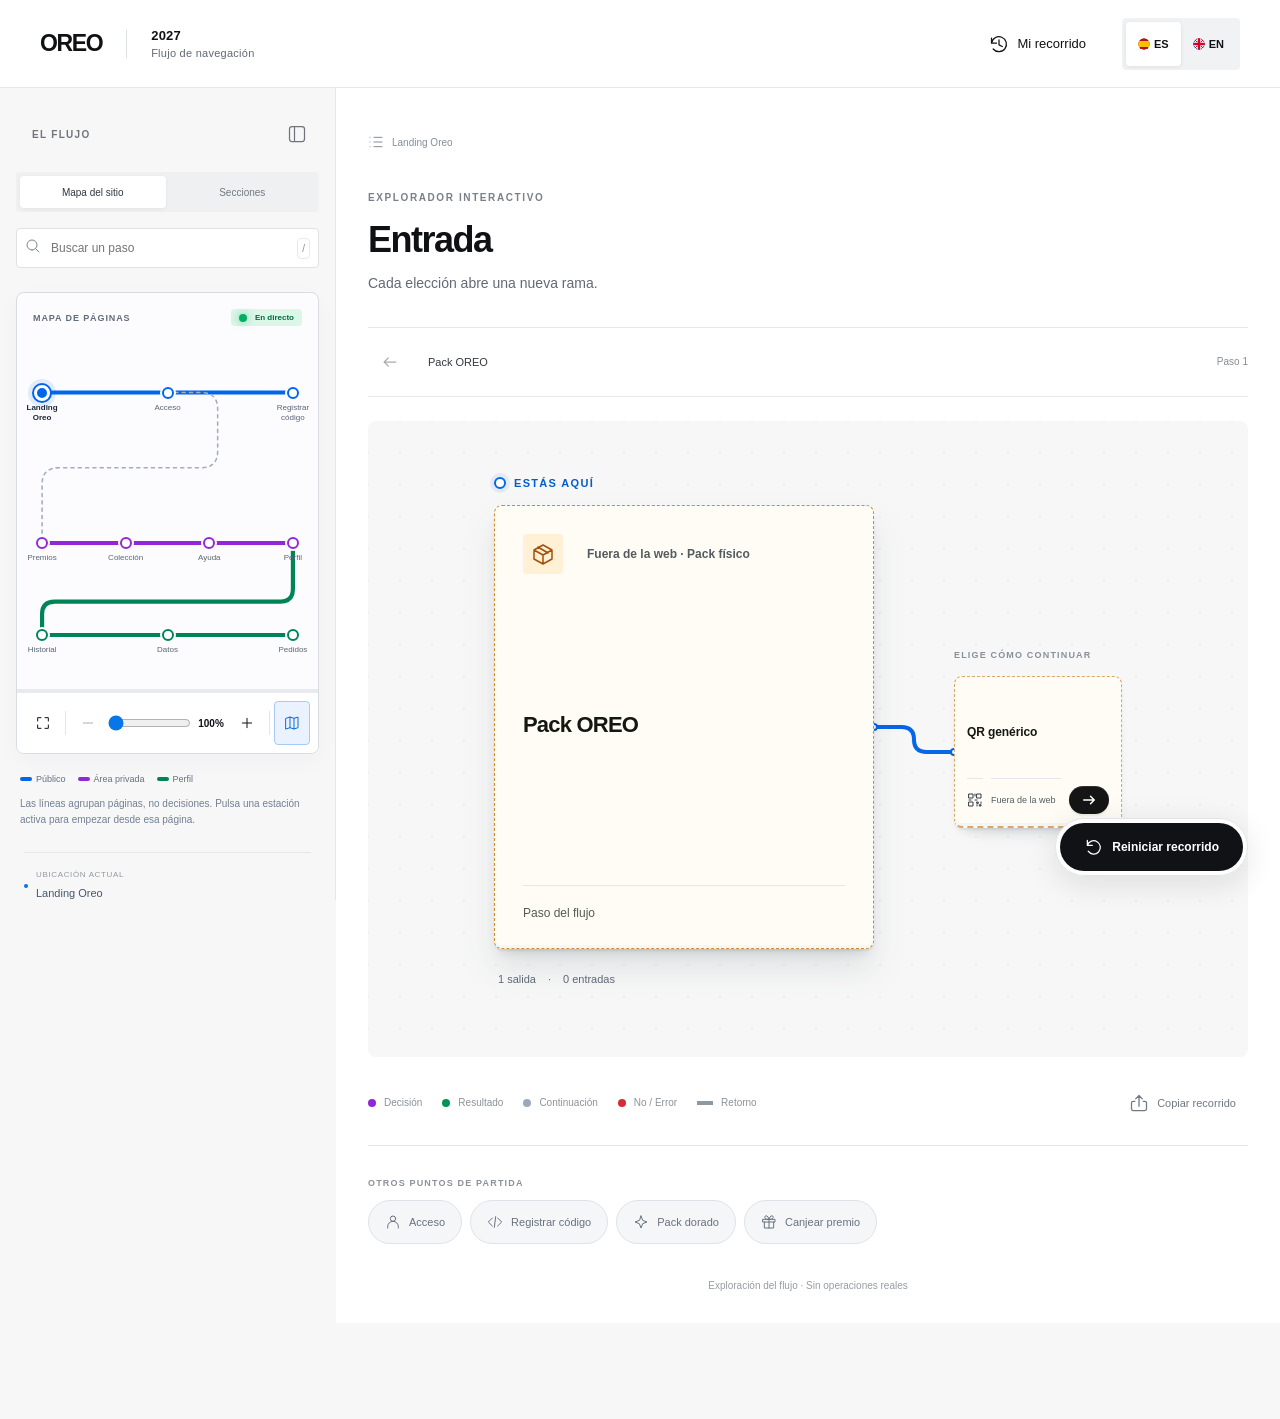
<file: index.html>
<!doctype html>
<html lang="es">
<head><meta charset="utf-8"><meta name="viewport" content="width=device-width, initial-scale=1, viewport-fit=cover"><meta name="theme-color" content="#fafafa"><meta name="description" content="Explora, decisión a decisión, el flujo de navegación OREO 2027. Un árbol interactivo basado en FigJam."><title>OREO 2027 — Árbol de decisiones</title><link rel="stylesheet" href="style.css?v=20261016-desktop21"></head>
<body>
<a class="skip" href="#main">Saltar al flujo</a>
<header class="topbar"><div class="brand"><span class="wordmark">OREO</span><span class="brand-divider"></span><span class="project">2027<span>Flujo de navegación</span></span></div><div class="top-actions"><button class="text-btn" data-action="history" id="history-button"></button><div class="language" role="group" aria-label="Idioma"><button data-lang="es" aria-pressed="true" aria-label="Español"><svg class="language-flag" viewBox="0 0 24 24" aria-hidden="true" focusable="false"><defs><clipPath id="flag-es"><circle cx="12" cy="12" r="12"/></clipPath></defs><g clip-path="url(#flag-es)"><circle cx="12" cy="12" r="12" fill="#ad1519"/><path d="M0 6h24v12H0z" fill="#fabd00"/></g></svg>ES</button><button data-lang="en" aria-pressed="false" aria-label="English"><svg class="language-flag" viewBox="0 0 24 24" aria-hidden="true" focusable="false"><defs><clipPath id="flag-en"><circle cx="12" cy="12" r="12"/></clipPath></defs><g clip-path="url(#flag-en)"><path fill="#0052b4" d="M0 0h24v24H0z"/><path stroke="#fff" stroke-width="5" d="m0 0 24 24M24 0 0 24"/><path stroke="#d80027" stroke-width="2" d="m0 0 24 24M24 0 0 24"/><path stroke="#fff" stroke-width="8" d="M12 0v24M0 12h24"/><path stroke="#d80027" stroke-width="5" d="M12 0v24M0 12h24"/></g></svg>EN</button></div></div></header>
<button class="icon-btn mobile-index panel-reopen" data-action="index" aria-label="Desplegar panel lateral"></button><div class="shell"><aside id="sidebar" class="sidebar" aria-label="Mapa del sitio"><div class="side-head"><span id="index-label">EL FLUJO</span><button class="icon-btn mobile-index panel-toggle" data-action="index" aria-label="Plegar panel lateral"></button></div><div class="side-tabs"><button data-view="map" aria-pressed="true">Mapa del sitio</button><button data-view="steps" aria-pressed="false">Secciones</button></div><label class="search-wrap"><span id="search-icon"></span><input id="search" type="search" placeholder="Buscar un paso" aria-label="Buscar un paso" autocomplete="off"><kbd>/</kbd></label><nav id="sections"></nav><div class="location-note" id="location-note"></div><div class="side-foot"><span class="status-dot"></span><span id="source-label">145 pasos · 178 conexiones</span><a id="figma-link" href="https://www.figma.com/board/nktpG8guLMB3CYdt7mDvQu/OREO-2027?node-id=0-1" target="_blank" rel="noopener noreferrer">FigJam ↗</a></div></aside>
<div id="mobile-scrim" data-action="close-index"></div>
<main id="main" tabindex="-1"><div class="where-bar"><button id="where-button" data-action="locate" aria-label="Ver ubicación en el mapa"></button></div><div class="main-top"><div><div class="eyebrow" id="eyebrow">EXPLORADOR INTERACTIVO</div><h1 id="section-title">Área pública</h1><p class="subtitle" id="subtitle">Cada elección abre una nueva rama.</p></div><button class="text-btn reset" data-action="restart" id="reset-button"></button></div>
<div class="route-strip"><button class="icon-btn" id="back-button" data-action="back" aria-label="Paso anterior"></button><nav id="breadcrumb" aria-label="Recorrido"></nav><span id="step-count"></span></div>
<section id="stage" class="stage" aria-label="Árbol de decisiones"><svg id="wires" aria-hidden="true"></svg><div class="current-column"><div class="node-caption" id="current-caption">ESTÁS AQUÍ</div><div class="current-stack" id="current-stack"><div class="stack-sheets" id="stack-sheets"></div><article id="current-node" tabindex="-1"></article><span id="stack-tooltip" class="stack-tooltip" role="tooltip" hidden></span></div><div id="current-meta"></div></div><div class="choices-column"><div class="node-caption" id="choices-caption">ELIGE CÓMO CONTINUAR</div><div id="choices"></div><div id="choice-pagination" class="choice-pagination" hidden><div id="choice-dots" class="choice-dots" role="group"></div><output id="choice-count" class="choice-count" aria-live="polite"></output></div></div></section>
<div class="canvas-footer"><div class="legend"><span><i class="legend-dot decision"></i><span id="legend-decision">Decisión</span></span><span><i class="legend-dot result"></i><span id="legend-result">Resultado</span></span><span><i class="legend-dot"></i><span id="legend-normal">Continuación</span></span><span><i class="legend-dot error"></i><span id="legend-error">No / Error</span></span><span><i class="legend-dash"></i><span id="legend-return">Retorno</span></span></div><button class="text-btn" data-action="share" id="share-button"></button></div>
<section class="quick-starts" aria-label="Puntos de partida"><div class="quick-heading" id="quick-title">OTROS PUNTOS DE PARTIDA</div><div id="quick-links"></div></section>
<footer class="note" id="note">Exploración del flujo · Sin operaciones reales</footer></main></div>
<dialog id="history-dialog" aria-labelledby="history-title"><div class="dialog-top"><div><div class="eyebrow" id="history-eyebrow">TU EXPLORACIÓN</div><h2 id="history-title">El camino hasta aquí.</h2></div><button class="icon-btn" data-action="close-history" aria-label="Cerrar"></button></div><p id="history-description">Selecciona un paso para volver a ese punto y explorar otra salida.</p><ol id="history-list"></ol><div class="dialog-bottom"><button class="text-btn" data-action="download" id="download-button"></button><button class="primary-btn" data-action="close-history" id="continue-button">Seguir explorando</button></div></dialog>
<div class="journey-dock"><button id="journey-reset" data-action="restart"></button></div>
<div id="toast" role="status" aria-live="polite"></div><div id="announcement" class="sr-only" aria-live="polite"></div>
<script type="module" src="app.js?v=20261016-desktop21"></script>
</body></html>
</file>
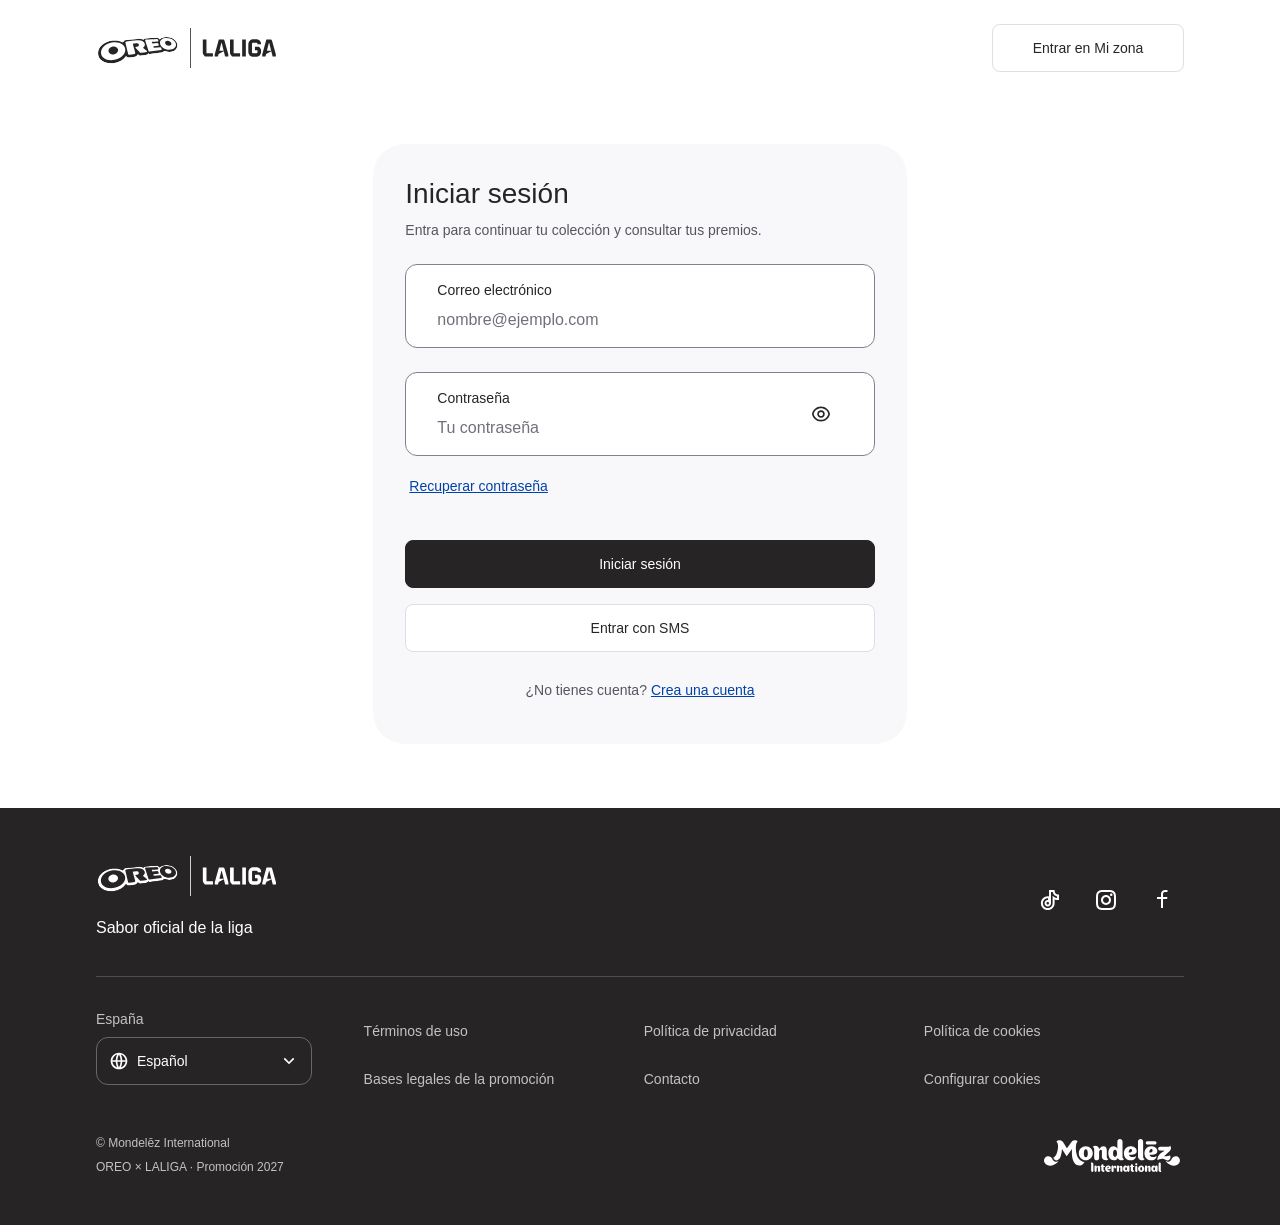
<file: area-privada/index.html>
<!doctype html><html lang="es"><head><meta charset="utf-8"><meta name="viewport" content="width=device-width, initial-scale=1"><meta name="theme-color" content="#f8f8fa"><meta name="description" content="Tu colección OREO × LALIGA con cromos holográficos azules y dorados."><title>Mi colección · OREO × LALIGA</title><link rel="stylesheet" href="styles.css?v=sheet-drag2"><link rel="stylesheet" href="holo.css?v=touch-foil2"><link rel="stylesheet" href="fonts.css"><link rel="stylesheet" href="modal-motion.css?v=sheet-drag2"><link rel="stylesheet" href="copy-stack.css?v=goldhistory1"><script defer src="players.js"></script><script defer src="seed-players.js"></script><script defer src="demo-store.js"></script><script defer src="vectors.js"></script><script defer src="holo.js?v=detail-drag1"></script><script defer src="modal-motion.js?v=sheet-drag2"></script><script defer src="copy-stack.js?v=20261109b"></script><script defer src="collection-domain.js"></script><script defer src="sheet-handle.js?v=sheet-drag2"></script><script defer src="app.js?v=sheet-drag2"></script><link rel="stylesheet" href="journey.css?v=sheet-drag2"><link rel="stylesheet" href="footer.css"><link rel="stylesheet" href="registro.css?v=sheet-drag2"><link rel="stylesheet" href="iconos.css"><link rel="stylesheet" href="navigation.css"><link rel="stylesheet" href="history.css?v=history-codes-rewards"><link rel="stylesheet" href="profile.css?v=single-address"><script defer src="journey.js?v=single-address"></script><script defer src="language.js?v=gold-action2"></script><script defer src="footer.js"></script></head><body>
<a class="skip-link" href="#collection">Saltar a la colección</a>
<header class="site-header"><div class="nav-inner">
  <a class="brand" href="#home" aria-label="OREO × LALIGA · Inicio" id="brand"></a>
  <button class="button public-access" data-route="login">Entrar en Mi zona</button>
  <button class="button register desktop-only" data-register-code><span data-icon="plus"></span>Registrar código</button>
  <div class="account-wrap">
    <button class="account" id="account-button" aria-label="Abrir menú de cuenta" aria-expanded="false" aria-controls="account-menu"><span class="avatar" data-account-initial>P</span>
      <span class="identity-text"><span data-account-name>Hola, Pablo</span><small data-account-balance></small></span>
      <span data-icon="chevron"></span></button>
    <nav class="nav-popover" id="account-menu" aria-label="Cuenta" hidden><button data-route="profile"><span data-icon="user"></span>Mi cuenta</button>
      <button data-route="help"><span data-icon="help"></span>Ayuda</button>
      <button class="logout-button" data-route="logout"><span data-icon="logout"></span>Cerrar sesión</button></nav>
  </div>
  <button class="icon-button mobile-only" id="menu-button" aria-label="Abrir menú de cuenta" aria-expanded="false" aria-controls="mobile-menu"><span data-icon="menu"></span></button>
  <nav class="nav-popover mobile-nav" id="mobile-menu" aria-label="Cuenta" hidden>
    <button class="mobile-identity" data-route="profile"><span class="avatar" data-account-initial>P</span>
      <span class="identity-text"><span data-account-name>Hola, Pablo</span><small data-account-balance></small></span>
      <span data-icon="chevron"></span></button>
    <div class="account-options"><button data-route="profile"><span data-icon="user"></span>Mi cuenta</button>
      <button data-route="help"><span data-icon="help"></span>Ayuda</button>
      <button class="logout-button" data-route="logout"><span data-icon="logout"></span>Cerrar sesión</button></div>
  </nav>
</div></header>
<main id="journey"></main><main hidden id="collection" class="container"><section class="collection-heading" aria-labelledby="page-title"><div class="title-block"><h1 id="page-title">Mi colección</h1><p class="desktop-description">Todos tus cromos, copias y posiciones conseguidas.</p><p class="mobile-summary"><strong data-total-unique>11/80</strong> cromos únicos · <strong data-total-available>14</strong> copias disponibles</p></div><div class="collection-stats"><div><strong data-total-unique>11/80</strong><span>Cromos únicos</span></div><div><strong data-total-available>14</strong><span>Copias disponibles</span></div></div><div id="hub-progress"></div></section>
<section class="toolbar-sticky" aria-label="Buscar, filtrar y organizar cromos"><div class="toolbar"><div class="search-field"><span data-icon="search"></span><input id="search" type="search" autocomplete="off" placeholder="Buscar jugador…" aria-label="Buscar jugador por nombre" role="combobox" aria-autocomplete="list" aria-haspopup="listbox" aria-controls="search-suggestions" aria-expanded="false" spellcheck="false"><button id="clear-search" class="clear-search" aria-label="Limpiar búsqueda" hidden><span data-icon="close"></span></button><div id="search-suggestions" class="search-suggestions" role="listbox" aria-label="Jugadores obtenidos" hidden></div></div><label class="availability"><input id="available-toggle" type="checkbox" role="switch"><span class="switch-track"></span><span>Solo disponibles</span></label><button class="toolbar-button" id="sort-button" aria-label="Ordenar colección" aria-haspopup="dialog"><span data-icon="sort"></span><span class="desktop-only">Ordenar</span><span class="desktop-only" data-icon="chevron"></span></button><div class="view-switch desktop-only" role="group" aria-label="Vista de colección"><button id="grid-view" title="Cuadrícula" aria-label="Ver cuadrícula" aria-pressed="true"><span data-icon="grid"></span></button><button id="clubs-view" title="Por equipos" aria-label="Ver clubs" aria-pressed="false"><span data-icon="shield"></span></button></div><button class="icon-button mobile-only" id="mobile-view" title="Cambiar entre cuadrícula y equipos" aria-label="Cambiar a vista clubs"><span data-icon="shield"></span></button></div><div id="active-filters" class="active-filters" hidden></div></section>
<div class="results-heading"><h2 id="results-count" aria-live="polite" aria-atomic="true">11 cromos únicos</h2><span id="sort-label">Más recientes</span></div><section id="card-results" aria-label="Cromos de tu colección"></section></main>
<footer class="oreo-footer" data-oreo-footer>
  <div class="of-wrap">
    <div class="of-brand-row">
      <div class="of-claim"><img src="assets/footer/lockup.svg" alt="OREO × LALIGA" width="180" height="40"><p data-of-en="The official flavour of the league">Sabor oficial de la liga</p></div>
      <div class="of-social">
        <a href="https://www.tiktok.com/@oreo_es" target="_blank" rel="noopener" aria-label="TikTok"><img src="assets/footer/tiktok.svg" width="24" height="24" alt=""></a>
        <a href="https://www.instagram.com/oreo_es/" target="_blank" rel="noopener" aria-label="Instagram"><img src="assets/footer/instagram.svg" width="24" height="24" alt=""></a>
        <a href="https://www.facebook.com/oreo/" target="_blank" rel="noopener" aria-label="Facebook"><img src="assets/footer/facebook.svg" width="24" height="24" alt=""></a>
      </div>
    </div>
    <div class="of-info">
      <div class="of-region">
        <span data-of-en="Spain">España</span>
        <div class="of-language">
          <button type="button" class="of-toggle" aria-expanded="false" aria-haspopup="menu" aria-label="Idioma: Español">
            <img src="assets/footer/globe.svg" width="20" height="20" alt=""><span data-of-current>Español</span><img src="assets/footer/chevron.svg" width="20" height="20" alt="">
          </button>
          <div class="of-options" role="menu" aria-label="Idioma" hidden>
            <button type="button" role="menuitemradio" aria-checked="true" lang="es" data-of-lang="es">Español</button>
            <button type="button" role="menuitemradio" aria-checked="false" lang="en" data-of-lang="en">English</button>
          </div>
        </div>
      </div>
      <nav class="of-links" aria-label="Información legal">
        <a href="https://privacy.mondelezinternational.com/eu/en-gb/terms-of-use/" target="_blank" rel="noopener" data-of-en="Terms of use">Términos de uso</a>
        <span data-of-en="Promotion terms and conditions">Bases legales de la promoción</span>
        <a href="https://privacy.mondelezinternational.com/eu/es-ES/privacy-notice/" target="_blank" rel="noopener" data-of-en="Privacy policy">Política de privacidad</a>
        <a href="https://contactus.mdlzapps.com/mondelezinternationales/contact/es-ES/index.html" target="_blank" rel="noopener" data-of-en="Contact">Contacto</a>
        <a href="https://www.laligaconmassabor.es/aviso-de-cookies/index.html" target="_blank" rel="noopener" data-of-en="Cookie policy">Política de cookies</a>
        <span data-of-en="Cookie settings">Configurar cookies</span>
      </nav>
    </div>
    <div class="of-sign"><div><p>© Mondelēz International</p><p data-of-en="OREO × LALIGA · 2027 Promotion">OREO × LALIGA · Promoción 2027</p></div><img src="assets/footer/mondelez.svg" width="144" height="41" alt="Mondelēz International"></div>
  </div>
</footer>

<div class="mobile-register mobile-only"><button class="button" data-register-code><span data-icon="plus"></span>Registrar código</button></div>

<dialog id="sort-dialog" class="panel-dialog sort-dialog" aria-labelledby="sort-title"><form id="sort-form"><div class="dialog-heading"><h2 id="sort-title">Ordenar por</h2><button type="button" class="icon-button panel-dismiss" data-close aria-label="Cerrar organización"></button></div><fieldset><legend hidden>Ordenar por</legend><label class="check-row"><input type="radio" name="sort" value="recent" checked>Más recientes primero</label><label class="check-row"><input type="radio" name="sort" value="oldest">Más antiguos primero</label><label class="check-row"><input type="radio" name="sort" value="name">Nombre A–Z</label></fieldset><button type="submit" class="button full-width">Aplicar</button></form></dialog>
<dialog id="card-dialog" class="detail-dialog" aria-labelledby="detail-title"><button class="icon-button panel-dismiss detail-close" data-close aria-label="Cerrar cromo"></button><div id="detail-content"></div></dialog><div class="toast" id="toast" role="status" hidden></div>
<dialog id="register-dialog" class="panel-dialog" aria-labelledby="register-title"><button type="button" class="icon-button panel-dismiss register-close" data-close aria-label="Cerrar registro"></button><form id="register-form"><h2 id="register-title">Introducir código</h2><p class="code-help">Escribe el código de tu pack, una casilla por carácter.</p><fieldset class="code-fields" aria-describedby="register-help"><legend>Código único</legend><div class="code-cells"><input id="register-code" class="code-cell" aria-label="Carácter 1 de 10" maxlength="1" pattern="[A-Za-z0-9]" required autocomplete="off" autocapitalize="characters" spellcheck="false"><input id="register-code-2" class="code-cell" aria-label="Carácter 2 de 10" maxlength="1" pattern="[A-Za-z0-9]" required autocomplete="off" autocapitalize="characters" spellcheck="false"><input id="register-code-3" class="code-cell" aria-label="Carácter 3 de 10" maxlength="1" pattern="[A-Za-z0-9]" required autocomplete="off" autocapitalize="characters" spellcheck="false"><input id="register-code-4" class="code-cell" aria-label="Carácter 4 de 10" maxlength="1" pattern="[A-Za-z0-9]" required autocomplete="off" autocapitalize="characters" spellcheck="false"><input id="register-code-5" class="code-cell" aria-label="Carácter 5 de 10" maxlength="1" pattern="[A-Za-z0-9]" required autocomplete="off" autocapitalize="characters" spellcheck="false"><input id="register-code-6" class="code-cell" aria-label="Carácter 6 de 10" maxlength="1" pattern="[A-Za-z0-9]" required autocomplete="off" autocapitalize="characters" spellcheck="false"><input id="register-code-7" class="code-cell" aria-label="Carácter 7 de 10" maxlength="1" pattern="[A-Za-z0-9]" required autocomplete="off" autocapitalize="characters" spellcheck="false"><input id="register-code-8" class="code-cell" aria-label="Carácter 8 de 10" maxlength="1" pattern="[A-Za-z0-9]" required autocomplete="off" autocapitalize="characters" spellcheck="false"><input id="register-code-9" class="code-cell" aria-label="Carácter 9 de 10" maxlength="1" pattern="[A-Za-z0-9]" required autocomplete="off" autocapitalize="characters" spellcheck="false"><input id="register-code-10" class="code-cell" aria-label="Carácter 10 de 10" maxlength="1" pattern="[A-Za-z0-9]" required autocomplete="off" autocapitalize="characters" spellcheck="false"></div><p id="register-help" class="code-help">10 caracteres: letras y números, tal como aparecen en el envase.</p></fieldset><label class="demo-captcha">
  <input type="checkbox" required>
  <span class="captcha-label">No soy un robot</span>
  <span class="captcha-brand" aria-hidden="true"><img src="assets/registro/captcha.svg" width="30" height="30" alt=""><strong>reCAPTCHA</strong><small>Privacidad · Términos</small></span>
</label><button class="register-submit" type="submit" disabled>VALIDAR CÓDIGO</button><details class="register-help"><summary><span class="register-question" aria-hidden="true"></span>¿Dónde encuentro mi código?</summary><p class="code-help">Busca el código promocional en tu pack OREO participante.</p></details><p id="register-result" role="status" class="code-help" hidden></p></form></dialog></body></html>
</file>
<file: style.css>
:root{font-family:-apple-system,BlinkMacSystemFont,"Segoe UI",Helvetica,Arial,sans-serif;color:#202124;background:#fafafa;font-synthesis:none;--blue:#0668e1;--ink:#202124;--muted:#6b7077;--line:#e6e7ea;--red:#bf3b28}*{box-sizing:border-box}body{margin:0}button,input,a{-webkit-tap-highlight-color:transparent}button,input{font:inherit}button{cursor:pointer;color:inherit}button:disabled{cursor:default;opacity:.35}button{border:0;background:none}button:focus-visible,a:focus-visible,input:focus-visible,[tabindex]:focus-visible{outline:3px solid #1680fb;outline-offset:4px}a{color:var(--blue);text-decoration:none}svg.icon{width:20px;height:20px;fill:none;stroke:currentColor;stroke-width:1.5;stroke-linecap:round;stroke-linejoin:round;flex:none}button svg{pointer-events:none}.topbar{height:88px;padding:0 40px;display:flex;align-items:center;justify-content:space-between;border-bottom:1px solid var(--line);background:#fff;position:relative;z-index:5}.brand{display:flex;align-items:center;gap:24px}.wordmark{font-size:23px;letter-spacing:-1.4px;font-weight:900;color:#075cb9}.brand-divider{height:28px;width:4px;background:#dedfe2}.project{font-size:13px;line-height:1.5;font-weight:600;letter-spacing:.02em}.project span{display:block;font-size:11px;color:var(--muted);font-weight:400}.top-actions{display:flex;align-items:center;gap:24px}.text-btn{display:inline-flex;align-items:center;justify-content:center;gap:8px;font-size:13px;font-weight:500;min-height:44px;padding:8px 12px;border-radius:8px;transition:background .18s,color .18s;white-space:nowrap}.text-btn:hover,.icon-btn:hover{background:#efeff1}.icon-btn{height:44px;min-width:44px;border-radius:12px;display:inline-flex;align-items:center;justify-content:center;transition:background .18s}.language{display:flex;background:#f1f2f4;padding:4px;border-radius:8px}.language button{min-height:32px;min-width:40px;font-size:11px;font-weight:600;border-radius:8px;transition:background .2s,box-shadow .2s}.language button[aria-pressed=true]{background:#fff;box-shadow:0 1px 4px #00000015}.shell{display:grid;grid-template-columns:248px minmax(0,1fr);min-height:calc(100dvh - 88px)}.sidebar{border-right:1px solid var(--line);padding:32px 16px 24px;background:#fafafa;display:flex;flex-direction:column;position:sticky;top:0;height:calc(100dvh - 88px);overflow:auto}.side-head{display:flex;align-items:center;justify-content:space-between;padding:0 16px 20px;font-size:10px;letter-spacing:.13em;font-weight:600;color:#70757d}.search-wrap{display:flex;align-items:center;gap:8px;border:1px solid #e0e2e5;background:#fff;border-radius:8px;padding:0 8px;margin-bottom:24px;min-height:40px}.search-wrap svg{width:16px;height:16px;color:#7e848b}.search-wrap input{border:0;background:transparent;min-width:0;outline:none;width:100%;height:40px;font-size:12px}.search-wrap:focus-within{border-color:var(--blue);box-shadow:0 0 0 3px #0668e112}.search-wrap input:focus-visible{outline:none}kbd{font-family:inherit;font-size:10px;padding:4px 4px;border:1px solid #e8e9ec;border-radius:4px;color:#8c929a}#sections{display:flex;flex-direction:column;gap:4px}.section-link{display:flex;gap:12px;text-align:left;align-items:center;padding:12px;border-radius:8px;width:100%;font-size:12px;line-height:1.4;min-height:44px;transition:background .18s}.section-link:hover{background:#f0f1f4}.section-link.active{color:#075fc7;background:#eaf2fd}.section-link .number{font-size:10px;color:#8a9098;min-width:16px;font-variant-numeric:tabular-nums}.section-link.active .number{color:#075fc7}.section-link .tiny-dot{width:4px;height:4px;background:var(--blue);border-radius:50%;margin-left:auto;flex:none}.search-result{display:block;padding:12px;border-radius:8px;text-align:left;font-size:12px;line-height:1.5}.search-result:hover{background:#eaf2fd}.search-result small{display:block;color:#777e87;font-size:10px;margin-bottom:4px}.no-results{padding:16px;font-size:12px;line-height:1.6;color:var(--muted)}.side-foot{margin-top:auto;padding:32px 12px 0;display:flex;align-items:center;flex-wrap:wrap;gap:8px;color:#767d86;font-size:10px;line-height:1.6}.side-foot a{display:block;width:100%;padding-left:16px;margin-top:4px}.status-dot{width:4px;height:4px;border-radius:50%;background:#6f7886}main{background:#fff;padding:52px 56px 24px;min-width:0}.main-top{display:flex;align-items:center;justify-content:space-between;gap:20px;max-width:1120px;margin:auto}.eyebrow{font-size:10px;letter-spacing:.16em;font-weight:600;color:#7a8088;margin-bottom:16px}h1{font-size:36px;line-height:1.15;font-weight:600;letter-spacing:-1.5px;margin:0;max-width:780px}.subtitle{font-size:14px;color:#7a7e86;margin:12px 0 0;line-height:1.6}.reset{color:#737983}.route-strip{max-width:1120px;margin:32px auto 0;display:flex;gap:8px;align-items:center;padding:12px 0;border-top:1px solid var(--line);border-bottom:1px solid var(--line)}#breadcrumb{display:flex;gap:4px;align-items:center;flex:1;min-width:0;overflow:hidden}.crumb{font-size:11px;padding:8px;border-radius:8px;overflow:hidden;text-overflow:ellipsis;white-space:nowrap;max-width:168px;min-height:36px;color:#727982}.crumb:hover{background:#f3f4f5}.crumb.current{color:#33383f;font-weight:500}.crumb-separator{font-size:12px;color:#b1b6bc;flex:none}.crumb-ellipsis{color:#777}.route-strip>span{font-size:10px;color:#868c94;white-space:nowrap;font-variant-numeric:tabular-nums;padding-left:8px}.stage{position:relative;display:grid;grid-template-columns:minmax(240px,1fr) minmax(260px,1fr);gap:96px;align-items:center;min-height:416px;padding:52px 16px 44px;max-width:1120px;margin:auto}.node-caption{font-size:9px;letter-spacing:.13em;font-weight:600;color:#89909a;margin-bottom:16px}.current-column,.choices-column{min-width:0;position:relative;z-index:1}.current-column{align-self:center}.current-column .node-caption{color:var(--blue)}#current-node{border:1px solid #c4daf5;background:linear-gradient(150deg,#fff,#fbfdff);border-radius:16px;padding:28px;box-shadow:0 8px 28px -20px #0a438d45;position:relative;overflow-wrap:anywhere}.node-symbol{display:inline-flex;align-items:center;justify-content:center;background:#edf5ff;color:#0967d3;width:40px;height:40px;border-radius:12px;margin-bottom:24px}.node-symbol svg{width:20px;height:20px}#current-node h2{font-size:21px;letter-spacing:-.55px;font-weight:500;line-height:1.45;margin:0;white-space:pre-line}#current-node .node-type{font-size:10px;color:#737f8e;margin-top:24px;display:flex;align-items:center;gap:8px}#current-meta{display:flex;gap:12px;flex-wrap:wrap;padding:16px 4px;color:#8b9199;font-size:10px}.current-node-error{border-color:#efc6bf!important;background:#fffbfa!important}.current-node-error .node-symbol{background:#fff0eb;color:var(--red)}#choices{display:flex;flex-direction:column;gap:12px}.choice{position:relative;text-align:left;padding:16px 40px 16px 20px;border:1px solid #e2e5e9;border-radius:12px;background:#fff;min-height:72px;transition:background .2s,border-color .2s,box-shadow .2s,transform .2s;width:100%;overflow-wrap:anywhere}.choice:hover{background:#f7faff;border-color:#a0c7f3;box-shadow:0 4px 16px -10px #0668e133;transform:translateX(3px)}.choice:hover .choice-arrow{color:var(--blue);transform:translateX(2px)}.choice-arrow{position:absolute;right:16px;top:50%;transform:translateY(-50%);color:#a6aeb8;transition:color .2s}.choice:hover .choice-arrow{transform:translate(2px,-50%)}.choice-arrow svg{width:16px;height:16px}.choice-title{font-size:13px;line-height:1.55;white-space:pre-line;display:block;font-weight:450}.edge-label{display:flex;align-items:center;gap:4px;font-size:10px;font-weight:600;color:#0768d9;margin-bottom:8px}.edge-label svg{width:12px;height:12px}.choice.error .edge-label{color:var(--red)}.choice.error:hover{border-color:#e4a99e;background:#fffafa}.choice.return .edge-label{color:#737d88}.destination{font-size:9px;color:#89919b;display:block;margin-top:8px;letter-spacing:.02em}.choice:hover .destination{color:#66778e}#wires{position:absolute;inset:0;pointer-events:none;z-index:0;width:100%;height:100%;overflow:visible}.wire{fill:none;stroke:#d6dce3;stroke-width:1.25;transition:stroke .2s}.wire.error{stroke:#e2b3aa}.wire.return{stroke-dasharray:4 4}.wire.highlight{stroke:var(--blue);stroke-width:1.75}.wire.error.highlight{stroke:var(--red)}.stage.animate .current-column,.stage.animate .choices-column{animation:appear .26s ease both}.stage.animate .choices-column{animation-delay:.04s}@keyframes appear{from{opacity:.2;transform:translateY(7px)}to{opacity:1;transform:translateY(0)}}.end-card{padding:24px;border:1px dashed #d6dce3;border-radius:12px;text-align:left;background:#fcfcfd}.end-card svg{color:#8e98a5;margin-bottom:12px}.end-card h3{font-size:16px;font-weight:500;margin:0 0 8px}.end-card p{color:#7c838d;font-size:12px;line-height:1.6;margin:0 0 16px}.end-card .text-btn{padding-left:0;color:var(--blue)}.canvas-footer{max-width:1120px;margin:0 auto;display:flex;align-items:center;justify-content:space-between;border-bottom:1px solid var(--line);padding-bottom:20px;gap:16px}.legend{display:flex;gap:20px;font-size:10px;color:#8b929b;flex-wrap:wrap}.legend>span{display:flex;align-items:center;gap:8px}.legend-dot{display:inline-block;width:4px;height:4px;border-radius:50%;background:#9ca9b8}.legend-dot.error{background:#d48d7f}.legend-dash{width:16px;border-top:4px dashed #8e98a5}.canvas-footer .text-btn{font-size:11px;color:#6f7883}.quick-starts{max-width:1120px;margin:32px auto 0}.quick-heading{font-size:9px;font-weight:600;letter-spacing:.13em;color:#8b929c;margin-bottom:12px}#quick-links{display:flex;gap:8px;flex-wrap:wrap}.quick-link{display:flex;align-items:center;gap:8px;border:1px solid #e7e9ed;border-radius:100px;padding:8px 16px;font-size:11px;color:#68727f;min-height:40px;transition:background .2s}.quick-link:hover{background:#f6f8fb;color:#1665bb}.quick-link svg{width:16px;height:16px}.note{text-align:center;color:#969ca4;font-size:10px;padding:36px 0 8px}.mobile-index{display:none}.skip{position:fixed;top:-100px;left:16px;padding:12px;background:#fff;z-index:100}.skip:focus{top:12px}.sr-only{position:absolute;left:-10000px;width:4px;height:4px;overflow:hidden}dialog{border:1px solid #e9eaee;border-radius:24px;padding:32px;width:min(620px,calc(100% - 32px));max-height:85dvh;color:var(--ink);box-shadow:0 24px 100px #0d172b22}dialog::backdrop{background:#16213435;backdrop-filter:blur(8px)}.dialog-top{display:flex;align-items:flex-start;justify-content:space-between;gap:20px}.dialog-top h2{font-size:27px;letter-spacing:-.8px;font-weight:500;margin:0}.dialog-top .eyebrow{margin-bottom:8px}dialog>p{font-size:13px;color:#7b818a;line-height:1.6;margin:20px 0}#history-list{list-style:none;padding:0;margin:24px 0;max-height:44dvh;overflow:auto;counter-reset:step}#history-list li{position:relative;padding-bottom:12px}#history-list li:not(:last-child):before{content:"";position:absolute;left:20px;top:44px;bottom:0;border-left:4px solid #e1e6ed}#history-list button{display:flex;align-items:flex-start;gap:16px;width:100%;text-align:left;border-radius:8px;padding:8px 0}#history-list button:hover{background:#f7f9fc}.history-num{border-radius:50%;width:40px;height:40px;display:grid;place-items:center;background:#f3f5f8;color:#7b8694;font-size:11px;flex:none}.history-copy{font-size:13px;line-height:1.5;padding-top:4px}.history-copy small{display:block;font-size:10px;color:#89929c;margin-top:4px}.history-current .history-num{background:#eaf3ff;color:#0867d7}.dialog-bottom{display:flex;align-items:center;justify-content:space-between;gap:12px;border-top:1px solid var(--line);padding-top:20px}.primary-btn{background:#0671ed;color:#fff;border-radius:8px;padding:12px 16px;font-size:13px;min-height:44px}.primary-btn:hover{background:#005cc5}#toast{position:fixed;bottom:24px;left:50%;transform:translate(-50%,16px);background:#242b34;color:#fff;padding:12px 20px;border-radius:12px;font-size:12px;box-shadow:0 6px 24px #0002;opacity:0;pointer-events:none;transition:opacity .2s,transform .2s;z-index:40;max-width:calc(100% - 32px);text-align:center}#toast.visible{opacity:1;transform:translate(-50%,0)}#mobile-scrim{display:none}
@media(min-width:1552px){main{padding-top:64px}.stage{min-height:480px;padding-top:64px;padding-bottom:64px;gap:144px}h1{font-size:42px}}
@media(max-width:1200px){.shell{grid-template-columns:216px minmax(0,1fr)}main{padding:40px 32px 24px}.stage{gap:56px;padding-left:0;padding-right:0;grid-template-columns:minmax(200px,1fr) minmax(200px,1fr)}#current-node{padding:24px}#current-node h2{font-size:19px}h1{font-size:30px}.topbar{padding:0 28px}.crumb{max-width:120px}}
@media(max-width:900px){.shell{grid-template-columns:1fr}.sidebar{position:fixed;top:72px;left:0;width:280px;height:calc(100dvh - 72px);z-index:30;transform:translateX(-101%);transition:transform .25s}.sidebar.open{transform:translateX(0)}body.index-open #mobile-scrim{display:block;position:fixed;inset:72px 0 0;background:#1b253837;backdrop-filter:blur(4px);z-index:25}.mobile-index{display:inline-flex}.topbar{height:72px;padding:0 20px}.shell{min-height:calc(100dvh - 72px)}.side-head{padding-bottom:8px}.stage{gap:72px}.top-actions{gap:8px}main{padding:36px 24px 20px}.project span{display:none}.brand{gap:16px}.brand-divider{height:20px}.route-strip{margin-top:28px}}
@media(max-width:600px){.topbar{padding:0 16px}.brand{gap:12px}.wordmark{font-size:21px}.top-actions>.text-btn{width:44px;padding:0;font-size:0;gap:0}.top-actions>.text-btn svg{width:20px;height:20px}.language{padding:4px}.language button{min-width:32px;min-height:36px}.top-actions{gap:4px}.project{font-size:11px}.brand-divider{display:none}main{padding:32px 16px 20px}.main-top{gap:8px;align-items:flex-start}.main-top .reset{font-size:0;padding:0;min-width:44px}.main-top .reset svg{width:16px;height:16px}h1{font-size:27px;letter-spacing:-.9px}.eyebrow{font-size:8px;margin-bottom:12px}.subtitle{font-size:12px;margin-top:8px}.route-strip{margin-top:24px;padding:8px 0;gap:0}.route-strip>span{display:none}.crumb{font-size:10px;max-width:128px;padding:8px}.stage{grid-template-columns:minmax(0,1fr);gap:44px;padding:32px 0 28px;min-height:0}.current-column{width:100%;padding-left:16px}.choices-column{padding-left:32px}.node-caption{font-size:8px;margin-bottom:12px}#current-node{padding:24px}#current-node h2{font-size:20px}.node-symbol{margin-bottom:16px;width:36px;height:36px}#current-node .node-type{margin-top:16px}#current-meta{font-size:9px;padding-bottom:0}.choice{padding:16px 36px 16px 16px;min-height:76px}.choice-title{font-size:13px}.choice:hover{transform:none}.canvas-footer{align-items:flex-start;gap:8px;padding-bottom:16px}.legend{gap:8px;font-size:9px;padding-top:16px}.canvas-footer .text-btn{font-size:0;width:44px;padding:0;gap:0;flex:none}.quick-starts{margin-top:28px}.quick-link{font-size:10px;padding:8px 12px;min-height:44px}.note{font-size:9px;padding-top:28px}dialog{padding:24px 20px;border-radius:20px}.dialog-top h2{font-size:24px}.dialog-bottom{flex-wrap:wrap}.dialog-bottom .primary-btn{flex:1}#toast{bottom:16px;width:max-content;max-width:calc(100% - 32px)}}
@media(prefers-reduced-motion:reduce){*,*:before,*:after{animation:none!important;transition:none!important;scroll-behavior:auto!important}}
.side-tabs{display:flex;background:#eff0f2;border-radius:8px;padding:4px;margin:0 0 16px;gap:4px}.side-tabs button{flex:1;font-size:10px;min-height:32px;border-radius:8px;color:#717983}.side-tabs button[aria-pressed=true]{background:#fff;box-shadow:0 1px 4px #0000000d;color:#303944}.map-group-label{color:#8a929c;font-size:8px;letter-spacing:.12em;font-weight:600;margin:4px 12px 8px;padding:0;text-align:left}.map-group-label.group-link{margin-top:20px;min-height:28px;margin-bottom:4px}.map-branch{position:relative;margin-left:16px;padding-left:8px;border-left:4px solid #e3e7ed;display:flex;flex-direction:column;gap:4px}.map-branch.nested{margin-left:20px;padding-left:8px;margin-top:4px;margin-bottom:8px}.map-page{min-height:36px;display:flex;align-items:center;gap:8px;text-align:left;padding:8px 8px;border-radius:8px;font-size:11px;line-height:1.35;width:100%;color:#727a84;transition:background .2s,color .2s}.map-page:hover{background:#f0f3f7;color:#343e4a}.map-page.active{color:#0765d1;background:#e8f1fd;font-weight:500}.page-glyph{width:8px;height:12px;border:1px solid currentColor;border-radius:4px;opacity:.65;flex:none}.you-dot{height:4px;width:4px;background:#0871ed;border-radius:50%;flex:none}.map-page .you-dot{margin-left:auto}.nested .map-page{font-size:10px;min-height:32px}.location-note{margin:24px 8px 0;padding-top:16px;border-top:1px solid var(--line);display:flex;align-items:center;gap:8px;font-size:11px;line-height:1.5;color:#45576d}.location-note small{display:block;letter-spacing:.08em;font-size:8px;color:#9299a2;margin-bottom:4px}.where-bar{max-width:1120px;margin:-16px auto 32px;display:flex;align-items:center}.where-bar button{display:inline-flex;align-items:center;gap:8px;font-size:10px;color:#838d99;border-radius:8px;padding:8px 0;text-align:left;min-height:36px}.where-bar button:hover{color:#0769d9}.where-bar .icon{width:16px;height:16px}.where-bar span{display:flex;align-items:center;gap:8px;flex-wrap:wrap}.where-bar i{font-size:10px;font-style:normal;color:#bcc2ca}.side-foot{padding-top:20px}.side-head{padding-bottom:16px}@media(max-width:600px){.where-bar{margin:-12px auto 24px}.where-bar button{font-size:9px;min-height:44px}.where-bar span{gap:8px}.map-page{min-height:44px}.nested .map-page{min-height:40px}.side-tabs button{min-height:40px}}

/* Semantic accents remain restrained; inactive destinations are informational. */
#current-node.tone-decision{background:linear-gradient(140deg,#fff,#f7f3ff);border-color:#d8cbed}.tone-decision .node-symbol{background:#eee7fa;color:#7652a4}
#current-node.tone-result{background:linear-gradient(140deg,#fff,#f0faf5);border-color:#b5dbc9}.tone-result .node-symbol{background:#e4f3eb;color:#30795b}
#current-node.tone-golden{background:linear-gradient(140deg,#fff,#fff9eb);border-color:#e7d5a8}.tone-golden .node-symbol{background:#fcf0d3;color:#8c6a20}
.choice.tone-decision:not(:disabled){border-left:4px solid #c8b6e3;background:#fdfbff}.choice.tone-result:not(:disabled){border-left:4px solid #a2d0b8;background:#f9fdfb}.choice.tone-golden:not(:disabled){border-left:4px solid #e0c580;background:#fffdfa}
.choice:disabled{opacity:1;background:#f5f6f8;border:1px solid #e6e8ec;color:#69727e;cursor:not-allowed;box-shadow:none;transform:none}.choice:disabled .choice-arrow{color:#99a1ac;transform:translateY(-50%)}.choice:disabled .edge-label{color:#767f8b}.choice:disabled .destination{color:#78818c}.inactive-caption{display:block;margin-top:8px;font-size:9px;color:#747e8a}.map-page:disabled,.search-result:disabled,.section-link:disabled{opacity:1;color:#8b929b;cursor:not-allowed;background:transparent}.map-page:disabled .page-glyph{opacity:.35}.section-link:disabled .number{opacity:.5}.map-page:disabled:hover,.search-result:disabled:hover,.section-link:disabled:hover{background:transparent;color:#8b929b}.legend-dot.decision{background:#ad93d0}.legend-dot.result{background:#7fb79c}

/* Compact transit-style page locator. Separate from decision connectivity. */
@media(min-width:900px){.shell{grid-template-columns:336px minmax(0,1fr)}.sidebar{padding:24px 16px}.stage{grid-template-columns:minmax(180px,1fr) minmax(180px,1fr);gap:48px}main{padding-left:32px;padding-right:32px}}
.metro-panel{border:1px solid #d8dce3;border-radius:16px;background:#fcfcfe;box-shadow:0 8px 24px #16213b08;overflow:hidden}.metro-heading{display:flex;justify-content:space-between;gap:8px;align-items:center;padding:16px 16px 8px;font-size:9px;letter-spacing:.1em;color:#626c7c;font-weight:600}.metro-live{font-size:8px;letter-spacing:0;color:#287357;background:#eaf5ef;padding:4px 8px;border-radius:4px}.metro-viewport{overflow:auto;max-height:400px;overscroll-behavior:contain;scrollbar-width:thin}.metro-canvas{position:relative;aspect-ratio:288/340;min-height:0;transition:width .2s}.metro-tracks{width:100%;height:100%;position:absolute;inset:0;fill:none}.track{stroke-width:3;stroke-linecap:round;stroke-linejoin:round}.track.public{stroke:#0065ef}.track.private{stroke:#9227d8}.track.profile{stroke:#008456}.track.transfer{stroke:#a3aebd;stroke-width:1.5;stroke-dasharray:3 4}.metro-station{position:absolute;transform:translate(-50%,-50%);width:44px;height:44px;display:grid;place-items:center;padding:0;color:#0065ef;border-radius:12px}.metro-station.private{color:#9227d8}.metro-station.profile{color:#008456}.station-ring{width:12px;height:12px;border:2px solid currentColor;background:#fff;border-radius:50%;box-shadow:0 0 0 2px #fcfcfe;transition:box-shadow .15s,transform .15s}.metro-station.visited .station-ring{background:currentColor}.metro-station.current .station-ring{width:16px;height:16px;background:currentColor;border:3px solid #fff;box-shadow:0 0 0 2px currentColor,0 0 0 6px #0668e11c}.metro-station:hover .station-ring,.metro-station.inspected .station-ring{transform:scale(1.2);box-shadow:0 0 0 4px #dce5f1}.station-name{position:absolute;top:32px;font-size:8px;font-weight:500;line-height:1.3;color:#5a6575;white-space:nowrap;text-align:center;pointer-events:none}.metro-station.current .station-name{color:#1c283a;font-weight:700}.metro-tooltip{min-height:72px;display:flex;gap:8px;align-items:center;padding:12px 16px;border-top:4px solid #e8eaf0;background:white;font-size:11px;line-height:1.4}.metro-tooltip strong{font-weight:600;display:block}.metro-tooltip small{display:block;font-size:10px;color:#697585;margin-top:4px}.metro-tip-dot{width:8px;height:8px;border-radius:50%;background:#0065ef;flex:none}.metro-tip-dot.private{background:#9227d8}.metro-tip-dot.profile{background:#008456}.metro-controls{display:flex;align-items:center;padding:8px;gap:0;border-top:4px solid #e8eaf0;background:white}.metro-controls button{width:36px;height:44px;display:grid;place-items:center;border-radius:8px;flex:none}.metro-controls button:hover{background:#eff4fc}.metro-controls svg{width:16px;height:16px;fill:none;stroke:currentColor;stroke-width:1.5;stroke-linecap:round;stroke-linejoin:round}.metro-controls input{min-width:24px;width:100%;height:32px;accent-color:#0875e9}.metro-controls output{font-size:10px;font-weight:600;min-width:36px;text-align:center;font-variant-numeric:tabular-nums}.metro-divider{height:24px;width:4px;background:#e1e4ea;margin:0 4px;flex:none}.metro-controls [data-metro=toggle]{background:#eaf2ff;color:#076cdb;border:1px solid #a7c9f8}.metro-panel.collapsed .metro-viewport{display:none}.metro-key{display:flex;gap:12px;flex-wrap:wrap;font-size:9px;color:#647082;padding:16px 4px 0}.metro-key span{display:flex;gap:4px;align-items:center}.metro-key span:before{content:'';width:12px;border-top:4px solid #0065ef;border-radius:4px}.metro-key .private:before{border-color:#9227d8}.metro-key .profile:before{border-color:#008456}.metro-note{font-size:10px;line-height:1.6;color:#738092;margin:8px 4px}.metro-panel.collapsed [data-metro=toggle]{background:white}.location-note{margin-top:16px}
@media(max-width:900px){.sidebar{width:min(352px,calc(100vw - 16px))}}@media(max-width:600px){.metro-controls button{width:40px}.metro-heading{padding-top:12px}.station-name{font-size:9px}.metro-viewport{max-height:360px}.metro-controls output{min-width:36px}}

/* Unified four-pixel spatial scale and correlated corners. */
:root{--blue:#0666f5;--ink:#111216;--muted:#616977;--line:#e5e7eb;--red:#d62b36;--radius-card:16px;--radius-inner:12px;--radius-control:8px;background:#f7f7f8;color:var(--ink)}
body{padding-bottom:96px}.topbar,main{background:#fff}.sidebar{background:#f7f7f8}.wordmark{color:#101114}h1{color:#101114}.subtitle{color:#636975}
#current-node,.choice,.end-card,.metro-panel{border-radius:var(--radius-card)}#current-node{padding:24px;background:#fff;border-color:#90b6fa;box-shadow:0 8px 24px #122c580c}.choice{padding:16px 48px 16px 20px}.node-symbol,.metro-controls button,.primary-btn,.icon-btn{border-radius:var(--radius-inner)}.language,.text-btn,.search-wrap,.side-tabs,.quick-link,.search-result,.section-link{border-radius:var(--radius-control)}.language button,.side-tabs button{border-radius:4px}.brand-divider,.metro-divider{width:1px}
.context-badge{display:block;width:fit-content;padding:4px 8px;margin:0 0 16px;border-radius:8px;background:#edf3ff;color:#0758d0;font-size:10px;font-weight:600;line-height:1.6}.context-badge.physical{color:#92410b;background:#fff1da;border:1px dashed #cb750d}.context-badge.system{color:#7040aa;background:#f3eaff}.choice-context{display:flex;align-items:center;gap:8px;font-size:9px;color:#0758d0;margin-bottom:8px;line-height:1.5}.choice-context svg{width:16px;height:16px}.choice-context.physical{color:#92410b}.choice-context.system{color:#7040aa}.choice:disabled .choice-context{color:#737b87}
#current-node:has(.context-badge.physical){border:1px dashed #d18a32;background:#fffcf6}#current-node:has(.context-badge.physical) .node-symbol{color:#a55008;background:#fff0d6}.choice:has(.choice-context.physical){border-style:dashed;border-color:#dca667;background:#fffcf6}
#current-node.tone-decision{border-color:#b99ae5;background:#fbf8ff}.tone-decision .node-symbol{color:#7824c9;background:#f0e5ff}.choice.tone-decision:not(:disabled){border-left:4px solid #9028da}.tone-result .node-symbol{color:#00834f;background:#dff6e9}.choice.tone-result:not(:disabled){border-left:4px solid #009554}.choice.tone-golden:not(:disabled){border-left:4px solid #e5a000}.choice.error:not(:disabled){border-left:4px solid #d62b36}.choice:hover{border-color:#0666f5;background:#f3f7ff}.choice.error:hover{border-color:#d62b36;background:#fff4f3}.wire{stroke:#a1b2c9}.wire.error{stroke:#d62b36}.wire.highlight{stroke:#0666f5}.legend-dot.error{background:#d62b36}.legend-dot.decision{background:#9028da}.legend-dot.result{background:#009554}.legend-dot{width:8px;height:8px}
.metro-station{color:#0065ef}.metro-station.private{color:#9227d8}.metro-station.profile{color:#008456}.metro-station:disabled{opacity:1;cursor:default}.metro-station:disabled .station-ring{border-color:#9099a7;background:#eceef2;box-shadow:0 0 0 2px #fff}.metro-station:disabled .station-name{color:#737d8c}.metro-station:disabled:hover .station-ring{transform:none}.metro-key span:before{border-top-width:4px}.track{stroke-width:4}.station-ring{width:12px;height:12px}.metro-station.current .station-ring{width:16px;height:16px}.metro-live{background:#dcf6e8;color:#00693f;border-radius:4px}
.journey-dock{position:fixed;bottom:24px;right:32px;z-index:20;padding:4px;border:1px solid #e2e4e8;border-radius:20px;background:#ffffffdb;backdrop-filter:blur(16px);box-shadow:0 8px 32px #1016221c}.journey-dock button{display:flex;align-items:center;justify-content:center;gap:8px;min-height:48px;padding:12px 20px;border-radius:16px;background:#111216;color:white;font-size:12px;font-weight:600;transition:background .2s,transform .2s}.journey-dock button:hover{background:#0666f5}.journey-dock button:active{transform:scale(.98)}.journey-dock svg{width:20px;height:20px}.main-top .reset{display:none}#toast{bottom:104px}
@media(max-width:600px){.journey-dock{left:16px;right:16px;bottom:16px}.journey-dock button{width:100%}.choice{padding:16px 40px 16px 16px}.context-badge{font-size:10px}.choice-context{font-size:10px}.sidebar{padding-bottom:96px}.station-name{font-size:8px}.metro-controls button{width:36px}.metro-controls output{min-width:32px}}
/* Page stations, anchored previews, and decision geometry. */
#current-node.tone-decision,.choice.tone-decision{border-radius:8px}.quick-link{border-radius:999px;padding:12px 16px;min-height:44px;background:#f5f6f8;border:1px solid #dfe3e9}.quick-link:hover{background:#eaf2ff;border-color:#9bbef7}.context-badge.module{color:#596170;background:#edf0f4}.choice-context.module{color:#596170}
.metro-live{display:inline-flex;align-items:center;gap:8px}.metro-live i{width:8px;height:8px;border-radius:50%;background:#00af62;box-shadow:0 0 8px #00b96890;animation:live-pilot 2s ease-in-out infinite}@keyframes live-pilot{0%,100%{opacity:1;box-shadow:0 0 8px #00b96890}50%{opacity:.45;box-shadow:0 0 4px #00b96840}}
.station-tooltip{position:fixed;z-index:100;width:272px;max-width:calc(100vw - 24px);border-radius:16px;background:#08090b;color:#fff;box-shadow:0 12px 32px #0003;pointer-events:auto;font-size:12px;line-height:1.5}.station-tooltip[hidden]{display:none}.station-tooltip:after{content:'';position:absolute;bottom:-6px;left:var(--tip-arrow);width:12px;height:12px;background:#08090b;transform:translateX(-50%) rotate(45deg);border-radius:2px}.station-tooltip.below:after{bottom:auto;top:-6px;background:#1d1e21}.station-tooltip-head{display:flex;align-items:center;gap:8px;padding:12px 16px;background:#1d1e21;border-radius:16px 16px 0 0;border-bottom:1px solid #ffffff12}.station-tooltip-head strong{font-weight:500;flex:1}.station-tooltip-head>span:last-child{color:#aab0bb}.station-tooltip-body{padding:12px 16px 16px}.station-tooltip-body small{font-size:10px;color:#aeb7c6}.station-tooltip-body p{margin:8px 0 12px;font-size:12px;line-height:1.6}.tooltip-hint{font-size:10px;color:#8ebcff}.station-tooltip .metro-tip-dot{width:8px;height:8px;background:#4d9cff}.station-tooltip .metro-tip-dot.private{background:#bf7bff}.station-tooltip .metro-tip-dot.profile{background:#36d499}
@media(prefers-reduced-motion:reduce){.metro-live i{animation:none;opacity:1}}

/* Persistent navigation, with a two-row compact header on phones. */
:root{--header-height:88px}html{scroll-padding-top:calc(var(--header-height) + 16px)}.topbar{position:sticky;top:0;z-index:40;height:var(--header-height);background:#fffffff2;backdrop-filter:blur(16px);-webkit-backdrop-filter:blur(16px)}.shell{min-height:calc(100dvh - var(--header-height))}.sidebar{top:var(--header-height);height:calc(100dvh - var(--header-height));overscroll-behavior:contain}.topbar .project{min-width:0}.topbar .language{flex:none}.topbar button{flex-shrink:0}#main{scroll-margin-top:calc(var(--header-height) + 16px)}
@media(max-width:900px){:root{--header-height:72px}.sidebar{top:var(--header-height);height:calc(100dvh - var(--header-height))}body.index-open #mobile-scrim{top:var(--header-height)}.topbar .project span{display:block}.topbar{gap:16px}.top-actions{gap:8px}}
@media(max-width:600px){:root{--header-height:112px}.topbar{display:grid;grid-template-columns:minmax(0,1fr) auto;grid-template-rows:44px 44px;align-items:center;gap:0 8px;padding:12px 16px}.topbar .brand{grid-row:1;grid-column:1;gap:12px;min-width:0}.topbar .project{font-size:12px;line-height:1.4;letter-spacing:0}.topbar .project span{display:block;font-size:10px;white-space:nowrap}.topbar .wordmark{font-size:20px}.topbar .top-actions{display:contents}.topbar .language{grid-row:1;grid-column:2;justify-self:end}.topbar .language button{min-width:36px;min-height:36px}.topbar .top-actions>.mobile-index{grid-row:2;grid-column:1;justify-self:start;margin-left:-8px}.topbar #history-button{grid-row:2;grid-column:2;justify-self:end;font-size:12px;gap:8px;width:auto;padding:8px 0;min-height:44px;white-space:nowrap}.topbar #history-button svg{width:20px;height:20px}.sidebar{width:min(352px,calc(100vw - 16px));padding-bottom:24px}.shell{min-width:0}.journey-dock{bottom:max(16px,env(safe-area-inset-bottom))}body{padding-bottom:calc(96px + env(safe-area-inset-bottom))}.metro-viewport{max-height:min(360px,40dvh)}}

/* Compact workflow cards: 8px shell, 4px inset corners. */
:root{--radius-card:8px;--radius-inner:4px;--radius-control:4px}
#current-node,.choice,.end-card,.metro-panel,dialog,.station-tooltip{border-radius:8px}
.station-tooltip-head{border-radius:8px 8px 0 0}
#current-node{display:grid;grid-template-columns:40px minmax(0,1fr);column-gap:16px;row-gap:8px;padding:20px;background:#fff;box-shadow:0 4px 16px #10162208}
#current-node .node-symbol{grid-column:1;grid-row:1 / 4;align-self:center;width:40px;height:40px;margin:0;border-radius:4px;background:transparent}
#current-node .context-badge{grid-column:2;margin:0;padding:0;background:transparent;border:0;border-radius:4px;font-size:10px;color:#616977;line-height:1.5}
#current-node h2{grid-column:2;font-size:17px;line-height:1.5;letter-spacing:-.32px}
#current-node .node-type{grid-column:2;margin:0;font-size:10px}
#current-node:before{content:'';position:absolute;left:68px;top:16px;bottom:16px;width:1px;background:#e5e7eb}
.choice{display:grid;grid-template-columns:32px minmax(0,1fr);column-gap:16px;row-gap:4px;min-height:88px;padding:16px 40px 16px 16px;border-radius:8px;box-shadow:0 2px 8px #10162205}
.choice-symbol{grid-column:1;grid-row:1 / 7;align-self:center;display:flex;justify-content:center;color:#333b48}
.choice-symbol .icon{width:24px;height:24px}
.choice:before{content:'';position:absolute;left:56px;top:12px;bottom:12px;width:1px;background:#e5e7eb}
.choice-context,.choice-title,.choice .edge-label,.choice .destination,.choice .inactive-caption{grid-column:2;margin:0}
.choice-context{color:#616977;font-size:10px}.choice-title{font-size:13px;font-weight:500}.choice .edge-label{margin-bottom:4px}
.choice.tone-decision:not(:disabled),.choice.tone-result:not(:disabled),.choice.tone-golden:not(:disabled),.choice.error:not(:disabled){border-left-width:1px}
.choice.tone-decision:not(:disabled){border-color:#b99ae5}.choice.tone-result:not(:disabled){border-color:#63b98c}.choice.tone-golden:not(:disabled){border-color:#d3a53b}.choice.error:not(:disabled){border-color:#d62b36}
.choice:hover{transform:translateY(-2px);box-shadow:0 4px 16px #1016220d}.choice:disabled:hover{transform:none}
#current-node.tone-registration,.choice.tone-registration:not(:disabled){background:#fff1f8;border:1px solid #cf357f}
.tone-registration .node-symbol,.tone-registration .choice-symbol,.tone-registration .choice-context,.tone-registration .edge-label,.tone-registration .choice-arrow{color:#a3155a}
#current-node.tone-registration .context-badge{color:#a3155a}
.choice.tone-registration:hover{background:#ffe4f1;border-color:#a3155a}
.choice.tone-registration:before,#current-node.tone-registration:before{background:#efbdd5}
.node-symbol,.context-badge,.metro-controls button,.primary-btn,.icon-btn{border-radius:4px}
.journey-dock{border-radius:999px;padding:4px;width:max-content;max-width:calc(100vw - 32px)}
.journey-dock button{border-radius:999px;padding:12px 24px}
@media(max-width:600px){#current-node{padding:16px;grid-template-columns:32px minmax(0,1fr)}#current-node .node-symbol{width:32px;height:32px}#current-node:before{left:56px;top:12px;bottom:12px}#current-node h2{font-size:16px}.choice{padding:16px 32px 16px 12px;grid-template-columns:28px minmax(0,1fr)}.choice:before{left:48px}.choice-symbol .icon{width:20px;height:20px}.journey-dock{left:auto;right:16px}.choice:hover{transform:none}}

/* Metro workflow: prominent current station, compact next stops. */
.stage{grid-template-columns:minmax(260px,1.2fr) minmax(200px,.8fr);gap:80px;padding:48px 24px;min-height:480px;background-color:#f7f8fa;background-image:radial-gradient(#d9dde4 .75px,transparent .75px);background-size:12px 12px;border-radius:8px;margin-top:24px;margin-bottom:24px}
.current-column .node-caption{font-size:11px;letter-spacing:.12em;font-weight:700;color:#065ccd;display:flex;align-items:center;gap:8px}
.current-column .node-caption:before{content:'';width:8px;height:8px;border:2px solid #0666e8;border-radius:50%;background:white;box-shadow:0 0 0 4px #0666e815}
#current-node{display:grid;grid-template-columns:40px minmax(0,1fr);padding:24px;gap:16px;border:2px solid #0666e8;background:#fff;box-shadow:0 12px 32px #14234112;min-height:208px}
#current-node:before,.choice:before{display:none}
#current-node .node-symbol{grid-column:1;grid-row:1;align-self:center;background:#edf4ff;width:40px;height:40px;border-radius:4px}
#current-node .node-symbol svg{width:24px;height:24px}
#current-node h2{grid-column:1 / -1;grid-row:2;font-size:24px;line-height:1.35;letter-spacing:-.6px;font-weight:600}
#current-node .context-badge{grid-column:2;grid-row:1;align-self:center;font-size:11px;line-height:1.5}
#current-node .node-type{grid-column:1 / -1;grid-row:3;margin:0;padding:12px;background:#f1f3f6;border-radius:4px;font-size:11px;color:#596270}
#current-node.tone-registration{border-width:2px}#current-node.tone-registration .node-type{background:#f9dfec}#current-node.tone-registration .node-symbol{background:#fbe0ee;color:#a3155a}
#current-meta{font-size:11px;padding:16px 4px;color:#616977}
#choices{gap:16px}.choice{display:grid;grid-template-columns:20px minmax(0,1fr);column-gap:8px;row-gap:8px;padding:12px 28px 12px 12px;min-height:88px;border:1px solid #e1e5eb;background:#fff;box-shadow:0 4px 12px #14234108}
.choice-symbol{grid-column:1;grid-row:2;align-self:start;padding-top:2px}.choice-symbol .icon{width:20px;height:20px}.choice-title{grid-column:2;grid-row:2;font-size:12px;line-height:1.5;letter-spacing:0;font-weight:600}.choice .edge-label{grid-column:1 / -1;grid-row:1;margin:0;font-size:10px}.choice-context{grid-column:1 / -1;grid-row:3;font-size:9px;line-height:1.5;padding:8px;border-radius:4px;background:#f3f4f6}.choice .destination{grid-column:1 / -1;grid-row:4;font-size:9px}.choice .inactive-caption{grid-column:1 / -1;grid-row:5;font-size:9px}.choice-arrow{right:8px}.choice-arrow svg{width:12px;height:12px}
.choice.tone-registration .choice-context{background:#fbe0ee;color:#9f1455}.choice.error .choice-context{background:#ffebea}.choice.tone-decision .choice-context{background:#f1e9fa}.choice.tone-result .choice-context{background:#e4f3eb}.choice.tone-golden .choice-context{background:#fcf0d3}
#wires{z-index:2}.wire{stroke:var(--route-color);stroke-width:2.5;stroke-linecap:round;stroke-linejoin:round;opacity:.8}.wire.highlight{stroke:var(--route-color);stroke-width:4;opacity:1}.wire-port{fill:#fff;stroke:var(--route-color);stroke-width:2}.wire.return{stroke-dasharray:6 6}
@media(max-width:1200px) and (min-width:601px){.stage{padding:32px 16px;gap:56px;grid-template-columns:minmax(200px,1.15fr) minmax(168px,.85fr)}#current-node{padding:20px}#current-node h2{font-size:21px}}
@media(max-width:600px){.stage{grid-template-columns:minmax(0,1fr);gap:48px;padding:24px 8px;min-height:0;margin-top:16px}.current-column{padding-left:16px}.choices-column{padding-left:48px}#current-node{min-height:192px;padding:20px;gap:12px}#current-node h2{font-size:22px}#current-node .context-badge{font-size:10px}#current-node .node-symbol{width:36px;height:36px}.choice{min-height:80px;padding:12px 24px 12px 12px}.choice-title{font-size:12px}.choice-context{font-size:9px}.node-caption{font-size:8px}.current-column .node-caption{font-size:10px}}

/* Clear directional affordances on cards and connector destinations. */
.choice{padding-right:48px}.choice-arrow{right:12px;color:#566579}.choice-arrow svg{width:24px;height:24px;stroke-width:2}.choice:disabled .choice-arrow svg{width:20px;height:20px}.wire-arrow{fill:none;stroke:var(--route-color);stroke-width:2.5;stroke-linecap:round;stroke-linejoin:round}
@media(max-width:600px){.choice{padding-right:44px}.choice-arrow{right:8px}}

/* Sidebar toggle remains available when the whole panel is collapsed. */
.topbar [data-action=index]{display:inline-flex}
@media(min-width:901px){body.sidebar-collapsed .shell{grid-template-columns:minmax(0,1fr)}body.sidebar-collapsed .sidebar{display:none}}

/* Panel controls belong to the sidebar, outside global navigation. */
.side-head .panel-toggle{display:inline-flex;margin-right:-8px}.side-head{padding-right:8px}
.panel-reopen{display:none;position:fixed;left:8px;top:calc(var(--header-height) + 12px);z-index:24;width:40px;min-width:40px;height:44px;background:#f7f7f8;border:1px solid #e1e4e9;border-radius:8px}
@media(min-width:901px){body.sidebar-collapsed .panel-reopen{display:inline-flex}body.sidebar-collapsed .shell{margin-left:56px}.side-head .panel-toggle{display:inline-flex}}
@media(max-width:900px){.panel-reopen{display:inline-flex;left:0;border-left:0;border-radius:0 8px 8px 0;width:32px;min-width:32px}body.index-open .panel-reopen{display:none}.where-bar{padding-left:24px}}

/* Spotlight the hovered or keyboard-focused route, including both ports. */
.wire-route{opacity:1;transition:opacity .18s ease}.wire-route.route-muted{opacity:.16}.wire-route.route-active .wire{opacity:1}.choice:focus-visible{border-color:var(--blue);box-shadow:0 4px 16px #10162212}

/* The active station stays in view only while its flow module is on screen. */
.current-column{position:sticky;top:calc(var(--header-height) + 16px);align-self:start;z-index:3}
@media(max-width:600px){.stage{display:block}.current-column{top:calc(var(--header-height) + 8px);margin-bottom:48px;background:#f7f8fa;padding-top:8px;padding-bottom:8px;border-radius:8px;box-shadow:0 8px 16px #1423410a}.choices-column{position:relative}#current-meta{padding-bottom:4px}}

/* Paper cards: a visible stack records actual journey depth. */
.current-stack{position:relative;isolation:isolate;margin-bottom:calc(var(--stack-depth,0)*8px)}
.stack-sheets{position:absolute;inset:0;pointer-events:none}
.stack-sheet{position:absolute;inset:0 calc(var(--sheet)*8px);transform:translateY(calc(var(--sheet)*8px));border:1px solid #deded5;border-radius:8px;background:#f1f0e7;box-shadow:0 4px 8px #1519110a;animation:sheet-in .24s ease-out both}
#current-node{z-index:4;min-height:240px;padding:24px;gap:20px;border:1px solid #dadbd4;border-radius:8px;background:#fffef8;box-shadow:0 4px 8px #14191108,0 16px 32px -20px #14191130}
#current-node .node-symbol{background:transparent;color:#0666e8;margin:0;width:40px;height:40px}
#current-node .context-badge{color:#525650}
#current-node h2{font-size:24px;line-height:1.32;letter-spacing:-.6px;color:#151713;font-weight:650}
#current-node .node-type{border-top:1px solid #dcded5;border-radius:0;padding:16px 0 0;background:transparent;color:#555b53;font-size:11px}
#current-node.tone-registration{background:#fff1f8;border:1px solid #cf357f}
#current-node.tone-registration .node-type{background:transparent;border-color:#edbed5}
#current-meta{padding-top:20px;align-items:center}
.stack-history{display:flex;align-items:center;gap:8px;min-height:44px;padding:8px;color:#075bc4;font-size:11px;border-radius:4px;text-align:left}
.stack-history:hover{background:#e9f1fc}.stack-history .icon{width:16px;height:16px}
.choice{grid-template-columns:24px minmax(0,1fr) 40px;gap:12px;min-height:144px;padding:16px;border:1px solid #dedfd7;border-radius:8px;background:#fffef8;box-shadow:0 4px 8px #14191105,0 12px 24px -20px #14191130}
.choice .edge-label{grid-column:1 / -1;grid-row:1;font-size:11px}
.choice .choice-title{grid-column:1 / -1;grid-row:2;font-size:15px;line-height:1.4;font-weight:650;letter-spacing:-.2px;padding-bottom:8px;color:#151713}
.choice .choice-symbol{grid-column:1;grid-row:3;align-self:center;padding:12px 0 0;border-top:1px solid #dcded5;height:100%;display:flex;align-items:center}
.choice .choice-context{grid-column:2;grid-row:3;background:transparent!important;border-top:1px solid #dcded5;border-radius:0;padding:12px 0 0;font-size:10px;color:#535b55;align-self:stretch;display:flex;align-items:center}
.choice .choice-arrow{position:static;grid-column:3;grid-row:3;transform:none;align-self:end;display:grid;place-items:center;width:40px;height:40px;border-radius:999px;background:#171a15;color:white}
.choice:hover .choice-arrow{transform:none;background:#0666e8;color:white}
.choice .destination{grid-column:1 / -1;grid-row:4;color:#5b625e}
.choice .inactive-caption{grid-column:1 / -1;grid-row:5}
.choice:not(:disabled):hover{background:#fffefb;border-color:#0666e8;transform:translateY(-4px);box-shadow:0 8px 20px #14234112}
.choice.error .choice-arrow{background:#c52a35}.choice.tone-registration .choice-arrow{background:#a3155a}.choice:disabled .choice-arrow{background:#e4e5df;color:#666d65}
.choice:disabled:hover{transform:none}.choices-column{z-index:3}
@keyframes sheet-in{from{opacity:0;transform:translateY(0)}to{opacity:1;transform:translateY(calc(var(--sheet)*8px))}}
@media(max-width:600px){#current-node{min-height:192px;padding:20px;gap:16px}#current-node h2{font-size:22px}.choice{padding:16px;min-height:128px;gap:8px}.choice .choice-title{font-size:14px}.choice:not(:disabled):hover{transform:none}#current-meta{gap:8px;padding-top:12px}.stack-history{font-size:10px}.current-column{padding-right:8px}.stack-sheet{inset-inline:calc(var(--sheet)*4px)}}
@media(prefers-reduced-motion:reduce){.stack-sheet{animation:none}.choice{transition:none}}
/* White surfaces; route colors remain on borders, icons and controls. */
.stack-sheet{background:#f3f4f6;border-color:#dce0e5}
#current-node,#current-node.tone-registration,.choice,.choice.tone-registration:not(:disabled),.choice:not(:disabled):hover,.choice.tone-registration:hover{background:#fff}
#current-node{border-color:#dce0e5}
#current-node .node-type,.choice .choice-symbol,.choice .choice-context{border-top-color:#e3e6ea}
/* The arrow is a visual button; the entire card is the single hit target. */
.choice:not(:disabled) .choice-arrow,.choice:not(:disabled):hover .choice-arrow{background:#151515;color:#fff}
.choice:focus-visible .choice-arrow{box-shadow:0 0 0 4px #0666e826}

/* Physical white cards: contact shadows, paper edges and a grounded stack. */
.stage{background:#e8eef0;background-image:none;padding-top:56px;padding-bottom:56px}
.current-stack{margin-bottom:calc(var(--stack-depth,0)*12px);filter:drop-shadow(0 20px 16px #233b451a)}
.stack-sheet{inset:0 calc(var(--sheet)*8px);transform:translateY(calc(var(--sheet)*12px));background:linear-gradient(180deg,#fff 88%,#f8f9fa 100%);border:1px solid #dce1e3;border-bottom:2px solid #d1d8db;box-shadow:0 2px 2px #20343c16,0 6px 8px -4px #20343c26,inset 0 -2px 0 #fff;border-radius:8px}
#current-node{min-height:272px;padding:28px;gap:24px;border:1px solid #e4e8e9;border-bottom:2px solid #d6dcdf;background:#fff;box-shadow:0 2px 2px #20343c12,0 8px 12px -8px #20343c40,inset 0 -3px 0 #f5f7f7;grid-template-columns:40px minmax(0,1fr)}
#current-node h2{font-size:28px;font-weight:700;line-height:1.2;letter-spacing:-.8px;padding:4px 0 12px;align-self:center}
#current-node .node-symbol{background:transparent;margin:0}
#current-node .context-badge{font-size:12px;color:#535b5e}
#current-node .node-type{padding-top:20px;font-size:12px;background:transparent;border-top:1px solid #e2e7e8}
#current-meta{padding-top:24px}
#choices{gap:24px}
.choice{min-height:176px;padding:20px;column-gap:12px;row-gap:16px;border:1px solid #e0e5e7;border-bottom:2px solid #cfd8dc;background:#fff;box-shadow:0 2px 2px #20343c0d,0 8px 12px -8px #20343c33,0 16px 24px -20px #20343c30,inset 0 -3px 0 #f4f6f6;transition:transform .2s ease,box-shadow .2s ease,border-color .2s ease}
.choice .choice-title{font-size:18px;line-height:1.28;letter-spacing:-.4px;padding:4px 0 16px;font-weight:700}
.choice .choice-context{font-size:11px;line-height:1.35;padding-top:16px;color:#555e62}
.choice .choice-symbol{padding-top:16px;justify-content:flex-start}
.choice .choice-symbol .icon{width:24px;height:24px}
.choice .choice-arrow{width:48px;height:36px;border-radius:999px;margin-top:16px;align-self:center;box-shadow:inset 0 1px 0 #ffffff20,0 2px 2px #00000012}
.choice{grid-template-columns:24px minmax(0,1fr) 48px}
.choice .choice-arrow .icon{width:24px;height:24px}
.choice:not(:disabled):hover{transform:translateY(-4px);border-color:#c7d7e4;box-shadow:0 3px 4px #20343c12,0 12px 20px -8px #20343c30,0 24px 32px -20px #20343c30,inset 0 -3px 0 #f5f7f7}
.choice:not(:disabled):active{transform:translateY(-1px);box-shadow:0 2px 4px #20343c20,inset 0 -2px 0 #f3f5f5}
.choice:disabled{box-shadow:0 2px 4px #20343c08;opacity:.5}
#current-node.tone-registration{border-color:#cf357f;box-shadow:0 2px 2px #20343c12,0 8px 12px -8px #20343c40,inset 0 -3px 0 #faedf3}
@keyframes sheet-in{from{opacity:0;transform:translateY(0)}to{opacity:1;transform:translateY(calc(var(--sheet)*12px))}}
@media(max-width:1200px) and (min-width:601px){#current-node{padding:24px}#current-node h2{font-size:24px}.choice{padding:16px}.choice .choice-title{font-size:16px}}
@media(max-width:600px){.stage{padding-top:32px;padding-bottom:40px}.current-column{background:#e8eef0;box-shadow:none}#current-node{min-height:216px;padding:20px;gap:16px}#current-node h2{font-size:23px;padding-bottom:8px}.stack-sheet{inset-inline:calc(var(--sheet)*4px)}.choice{min-height:148px;padding:16px;gap:12px}.choice .choice-title{font-size:16px;padding-bottom:12px}.choice .choice-context{font-size:10px}.choice:not(:disabled):hover{transform:none}#current-meta{padding-top:20px}.current-column{margin-bottom:56px}}
@media(prefers-reduced-motion:reduce){.choice{transition:none}.stack-sheet{animation:none}}
/* Near-square silhouettes, with content-driven expansion for long copy. */
#current-node{aspect-ratio:1.04;grid-template-rows:auto 1fr auto;height:auto;min-height:272px;align-content:stretch}
#current-node h2{align-self:center}
.choice{aspect-ratio:1.08;grid-template-rows:auto 1fr auto;height:auto;min-height:224px;align-content:stretch}
.choice .choice-title{align-self:center}
.choice .edge-label{align-self:start}
.choice .choice-context,.choice .choice-symbol{align-self:stretch}
.choice .destination,.choice .inactive-caption{align-self:end}
@media(max-width:600px){#current-node{aspect-ratio:1.04;min-height:240px}.choice{aspect-ratio:1.08;min-height:224px}}
/* One shared card size, determined by the longest copy in the whole flow. */
.stage{grid-template-columns:minmax(0,1fr) minmax(0,1fr)}
#current-node,.choice{aspect-ratio:auto;height:var(--journey-card-height,auto);min-height:var(--journey-card-height,272px)}
@media(max-width:1200px) and (min-width:601px){.stage{grid-template-columns:minmax(0,1fr) minmax(0,1fr)}}
@media(max-width:600px){.current-column,.choices-column{padding-left:32px;padding-right:8px}#current-node,.choice{aspect-ratio:auto;height:var(--journey-card-height,auto);min-height:var(--journey-card-height,272px)}}
/* Reference-sized horizontal action capsule. */
.choice{grid-template-columns:24px minmax(0,1fr) 64px}
.choice .choice-arrow{width:64px;height:36px;border-radius:999px}
.choice .choice-arrow .icon{width:24px;height:24px}
/* Primary card remains dominant; secondary dimensions are uniform globally. */
.stage{grid-template-columns:minmax(0,1.2fr) minmax(0,.8fr);gap:96px}
#current-node{height:var(--primary-card-height,auto);min-height:var(--primary-card-height,320px)}
.choice{height:var(--secondary-card-height,auto);min-height:var(--secondary-card-height,224px)}
.choice .choice-title{font-size:15px;line-height:1.35}
@media(max-width:1200px) and (min-width:601px){.stage{grid-template-columns:minmax(0,1.2fr) minmax(0,.8fr);gap:64px}.choice{padding:16px;column-gap:8px}.choice .choice-title{font-size:14px}}
@media(max-width:600px){.stage{display:block}.current-column{padding-left:16px;padding-right:8px;margin-bottom:64px}.choices-column{padding-left:56px;padding-right:8px}#current-node{height:var(--primary-card-height,auto);min-height:var(--primary-card-height,280px)}.choice{height:var(--secondary-card-height,auto);min-height:var(--secondary-card-height,224px)}.choice .choice-title{font-size:14px}}
/* Desktop secondary cards have a strict 250px ceiling. */
@media(min-width:901px){
 .choice{height:min(var(--secondary-card-height,250px),250px);min-height:0;max-height:250px;padding:16px;row-gap:8px;grid-template-rows:auto minmax(0,1fr) auto}
 .choice .choice-title{font-size:14px;line-height:1.35;min-height:0;max-height:100%;overflow:auto;overscroll-behavior:contain;scrollbar-width:thin;align-self:stretch;padding:4px 0 8px}
 .choice .choice-context,.choice .choice-symbol{padding-top:12px}
 .choice .choice-arrow{margin-top:12px}
 .choice .destination,.choice .inactive-caption{font-size:9px;line-height:1.3}
}
/* Explicit desktop proportions requested for the active and next-step cards. */
.choice .choice-arrow{width:40px;height:28px;margin-top:8px}
.choice .choice-arrow .icon{width:18px;height:18px}
.choice{grid-template-columns:24px minmax(0,1fr) 40px}
@media(min-width:901px){
 .stage{grid-template-columns:380px 170px;gap:96px;justify-content:center}
 .current-column,.current-stack{width:380px}
 #current-node{width:380px;height:380px;min-height:380px;max-height:380px;grid-template-rows:auto minmax(0,1fr) auto}
 #current-node h2{font-size:24px;line-height:1.3;min-height:0;max-height:100%;overflow:auto;scrollbar-width:thin}
 .choices-column,#choices{width:170px}
 .choice{width:170px;height:170px;min-height:170px;max-height:170px;padding:12px;grid-template-columns:16px minmax(0,1fr) 40px;column-gap:8px;row-gap:8px}
 .choice .choice-title{font-size:12px;line-height:1.35;letter-spacing:-.1px;padding:0;min-height:0;overflow:auto}
 .choice .edge-label{font-size:9px;line-height:1.2}
 .choice .choice-context{font-size:9px;line-height:1.25;padding-top:8px}
 .choice .choice-symbol{padding-top:8px}
 .choice .choice-symbol .icon{width:16px;height:16px}
 .choice .choice-arrow{margin-top:8px}
 .choice .destination{display:none}
 .choice .inactive-caption{font-size:8px;line-height:1.2}
}
@media(min-width:901px) and (max-width:1200px){
 .shell{grid-template-columns:216px minmax(0,1fr)}
 main{padding-left:16px;padding-right:16px}
 .stage{grid-template-columns:380px 170px;gap:64px;padding-left:16px;padding-right:16px}
}
/* Journey history: compact contextual steps with a clear current position. */
#history-dialog{background:#fff;border:1px solid #e8eaed;border-radius:16px;padding:32px;box-shadow:0 24px 80px #10111426}
#history-dialog .dialog-top h2{font-size:28px;font-weight:700;letter-spacing:-.8px;color:#111214}
#history-dialog>p{color:#62656c;max-width:440px}
#history-list{margin:24px 0;padding:0 4px;max-height:52dvh}
#history-list li{padding-bottom:8px}
#history-list li:not(:last-child):before{left:36px;top:60px;bottom:-12px;border-left:1px solid #dce0e5;z-index:0}
#history-list button{position:relative;display:grid;grid-template-columns:40px minmax(0,1fr) 32px;align-items:start;gap:16px;min-height:96px;padding:16px;border-radius:8px;background:transparent;transition:background .18s ease,box-shadow .18s ease}
#history-list button:hover{background:#f5f6f8}
.history-icon{position:relative;z-index:1;width:40px;height:40px;display:grid;place-items:center;border-radius:50%;background:#f0f2f5;color:#141518;box-shadow:0 0 0 4px #fff}
.history-icon .icon{width:20px;height:20px;stroke-width:1.75}
#history-list .history-copy{padding:0;min-width:0}
.history-kicker{display:flex;align-items:center;gap:8px;flex-wrap:wrap;color:#737780;font-size:10px;line-height:1.4;font-weight:500;margin-bottom:4px}
.history-title{display:block;font-size:16px;line-height:1.35;font-weight:650;letter-spacing:-.3px;color:#151619}
#history-list .history-copy small{font-size:11px;color:#71757d;margin-top:4px;line-height:1.4}
.history-detail{display:block;font-size:11px;line-height:1.5;color:#616670;margin-top:8px}
.history-arrow{display:grid;place-items:center;width:32px;height:32px;border-radius:50%;color:#1c1d20;background:#f3f4f6;align-self:center}
.history-arrow .icon{width:16px;height:16px}
#history-list button:hover .history-arrow{background:#151619;color:#fff}
#history-list .history-current button{background:#f0f5ff;box-shadow:inset 0 0 0 1px #d8e6fc}
.history-current .history-icon{background:#0666e8;color:#fff;box-shadow:0 0 0 4px #f0f5ff}
.history-current .history-arrow{background:transparent;color:#0666e8}
.history-status{font-size:8px;font-weight:700;letter-spacing:.06em;color:#0758c1;display:inline-flex;align-items:center;gap:4px}
.history-status:before{content:'';width:4px;height:4px;background:#0666e8;border-radius:50%}
#history-dialog .dialog-bottom{border-color:#eceef1;padding-top:20px}
#history-dialog .primary-btn{background:#161719;color:#fff;border-radius:999px;padding:12px 24px;min-height:44px}
#history-dialog .primary-btn:hover{background:#34363a}
@media(max-width:600px){#history-dialog{padding:24px 16px;width:calc(100% - 24px)}#history-list{padding:0;max-height:52dvh}#history-list button{padding:12px;gap:12px;grid-template-columns:40px minmax(0,1fr) 28px}#history-list li:not(:last-child):before{left:32px;top:56px}.history-title{font-size:15px}.history-arrow{width:28px;height:28px}#history-dialog .dialog-top h2{font-size:24px}}
@media(prefers-reduced-motion:reduce){#history-list button{transition:none}}
/* Each sheet represents a previous step and rewinds the existing journey. */
button.stack-sheet{pointer-events:auto;cursor:pointer;transition:border-color .16s,box-shadow .16s}
button.stack-sheet:hover,button.stack-sheet:focus-visible{border-color:#0666e8;box-shadow:0 2px 2px #20343c16,0 6px 8px -4px #20343c26,inset 0 -3px 0 #0666e8}
button.stack-sheet:focus-visible{outline:2px solid #0666e8;outline-offset:2px}
.stack-tooltip{position:absolute;z-index:8;left:50%;top:calc(100% + var(--stack-depth,0)*12px + 8px);transform:translateX(-50%);padding:8px 12px;border-radius:8px;background:#17191d;color:#fff;box-shadow:0 4px 12px #0002;font-size:11px;line-height:1.4;width:max-content;max-width:100%;pointer-events:none}
.stack-tooltip[hidden]{display:none}
@media(prefers-reduced-motion:reduce){button.stack-sheet{transition:none}}
/* Quiet dotted canvas matching the supplied reference. */
.stage{background-color:#f7f7f7;background-image:radial-gradient(circle,#b9bec5 .5px,transparent .75px);background-size:32px 32px;background-position:16px 16px}
@media(max-width:600px){.current-column{background-color:#f7f7f7;background-image:radial-gradient(circle,#b9bec5 .5px,transparent .75px);background-size:32px 32px;background-position:16px 16px}}
/* Full readable copy, without inner scrolling or clamping. */
.choice .choice-title,#current-node h2{overflow:visible;max-height:none;text-overflow:clip;-webkit-line-clamp:unset}
.choice .choice-title{font-size:14px;line-height:1.4;align-self:start}
.choice .edge-label{font-size:10px;line-height:1.4}
.choice .choice-context{font-size:10px;line-height:1.4}
.choice:disabled{opacity:1;background:#f8f9fa;border-color:#dce1e5}
.choice:disabled .choice-title{color:#555c65}.choice:disabled .choice-context,.choice:disabled .inactive-caption{color:#626a73}
@media(min-width:901px){
 .stage{grid-template-columns:380px 216px;gap:80px}
 .choices-column,#choices{width:216px}
 .choice{width:216px;height:var(--secondary-card-height,auto);min-height:var(--secondary-card-height,216px);max-height:none;padding:16px;grid-template-rows:auto 1fr auto}
 #current-node{height:var(--primary-card-height,380px);min-height:380px;max-height:none}
 #current-node h2{font-size:22px;line-height:1.35;overflow:visible;max-height:none}
}
@media(min-width:901px) and (max-width:1200px){.stage{grid-template-columns:380px 216px;gap:32px;padding-left:8px;padding-right:8px}}
@media(max-width:900px){.choice .choice-title,#current-node h2{overflow:visible;max-height:none}}
/* Expand the canvas into the space released by the collapsed sidebar. */
@media(min-width:901px){body.sidebar-collapsed main{padding-left:16px;padding-right:16px}body.sidebar-collapsed .stage{width:100%;max-width:none;justify-content:center}}

/* Compact vector language markers */
.language button{display:inline-flex;align-items:center;justify-content:center;gap:4px;min-height:44px}.language-flag{width:12px;height:12px;flex:none;display:block;border-radius:50%}

.language button{padding-inline:12px;gap:4px}
.choice-pagination{display:none}

/* Mobile adaptation: the desktop composition and measurements remain untouched. */
@media(max-width:600px){
 :root{--header-height:calc(112px + env(safe-area-inset-top))}
 html,body{max-width:100%;overflow-x:clip}
 body{padding-bottom:calc(96px + env(safe-area-inset-bottom))}
 .topbar{height:var(--header-height);padding:calc(12px + env(safe-area-inset-top)) max(16px,env(safe-area-inset-right)) 12px max(16px,env(safe-area-inset-left))}
 .topbar .language button{min-width:44px;min-height:44px}
 .panel-reopen{top:calc(56px + env(safe-area-inset-top));left:max(12px,env(safe-area-inset-left));width:44px;min-width:44px;height:44px;border:0;border-radius:8px;background:transparent;z-index:41}
 .where-bar{padding-left:0}
 .sidebar{width:min(352px,calc(100vw - 8px));padding-left:max(16px,env(safe-area-inset-left));padding-right:16px;padding-bottom:calc(24px + env(safe-area-inset-bottom));-webkit-overflow-scrolling:touch}
 body.index-open{overflow:hidden;touch-action:none}
 body.index-open .sidebar{touch-action:pan-y}
 .side-tabs button,.search-wrap,.search-wrap input{min-height:44px}
 .metro-controls{padding:8px 4px}
 .metro-controls button{width:44px;height:44px}
 .metro-controls input{min-width:0}
 .metro-divider{margin-inline:2px}
 .metro-viewport{max-height:none;overflow:visible}
 .metro-viewport.is-zoomed{max-height:min(360px,40dvh);overflow:auto}
 main{padding-left:max(16px,env(safe-area-inset-left));padding-right:max(16px,env(safe-area-inset-right))}
 .route-strip{min-width:0}
 .crumb:not(.current):not(.crumb-ellipsis),.crumb-separator{display:none}
 .crumb{min-height:44px}
 .crumb.current{max-width:100%}
 .stage{display:block;margin-inline:0;padding:28px 0 36px;overflow:clip;isolation:isolate}
 .current-column{top:calc(var(--header-height) + 8px);padding:8px;margin-bottom:32px;background-color:#f7f7f7;max-width:100%}
 .current-column.mobile-sticky-off{position:relative;top:auto}
 .choices-column{padding-left:0;padding-right:0;min-width:0}
 #current-node{height:auto;min-height:192px;padding:16px;gap:12px}
 #current-node h2{font-size:20px;line-height:1.28;padding-bottom:4px}
 #current-node .node-type{padding-top:12px}
 #current-meta{padding:12px 0 0;min-height:0}
 #current-meta>span{display:none}
 #current-meta:empty{display:none}
 #choices{gap:8px}
 #choices.is-carousel{position:relative;display:flex;flex-direction:row;align-items:stretch;overflow-x:auto;overflow-y:hidden;scroll-snap-type:x mandatory;overscroll-behavior-inline:contain;-webkit-overflow-scrolling:touch;scrollbar-width:none;padding:4px 0 16px}
 #choices.is-carousel::-webkit-scrollbar{display:none}
 #choices.is-carousel:after{content:'';display:block;flex:0 0 24px}
 #choices.is-carousel .choice{flex:0 0 calc(100% - 32px);width:auto;min-width:0;scroll-snap-align:start}
 #choices.is-carousel .choice:focus-visible{outline-offset:-4px}
 .choice{height:auto;min-height:176px;padding:16px;gap:8px}
 .choice .choice-title{font-size:15px;line-height:1.3;padding-bottom:8px}
 .choice .choice-context,.choice .choice-symbol{padding-top:12px}
 .choice .choice-arrow{margin-top:8px}
 .node-caption{font-size:10px}
 .choice .destination,.choice .inactive-caption{font-size:11px;line-height:1.4}
 .choice-pagination{display:flex;align-items:center;justify-content:center;gap:8px;min-height:28px;margin:0;padding:0 4px}
 .choice-pagination[hidden]{display:none}
 .choice-dots{display:flex;align-items:center;justify-content:center;gap:0;min-width:0}
 .choice-dot{display:grid;place-items:center;width:24px;height:24px;min-width:24px;padding:0;border-radius:8px}
 .choice-dot span{display:block;width:6px;height:6px;border-radius:999px;background:#aeb7c1;transition:width .18s ease,background .18s ease}
 .choice-dot[aria-current=true] span{width:12px;background:#0666e8}
 .choice-dot:focus-visible{outline-offset:0}
 .choice-count{min-width:32px;color:#68717b;font-size:10px;line-height:1;font-variant-numeric:tabular-nums;text-align:right}
 .station-name,.legend,.note{font-size:10px}
 .stack-sheets{pointer-events:none}
 button.stack-sheet{pointer-events:none}
 .stack-tooltip{display:none}
 #wires{overflow:hidden}
 .canvas-footer{display:block}
 .legend{display:grid;grid-template-columns:repeat(2,minmax(0,1fr));gap:12px 16px}
 .canvas-footer .text-btn{margin-top:8px}
 #quick-links{display:grid;grid-template-columns:repeat(2,minmax(0,1fr));gap:8px}
 .quick-link{justify-content:center;text-align:center;white-space:normal}
 #history-dialog{position:fixed;inset:auto 0 0;width:100%;max-width:none;height:min(88dvh,720px);max-height:calc(100dvh - env(safe-area-inset-top) - 8px);margin:0;padding:20px 16px calc(16px + env(safe-area-inset-bottom));border-radius:16px 16px 0 0;overflow:hidden}
 #history-dialog[open]{display:flex;flex-direction:column}
 #history-dialog .dialog-top,#history-dialog>p,#history-dialog .dialog-bottom{flex:none}
 #history-list{flex:1;min-height:0;max-height:none;margin:16px 0;overscroll-behavior:contain;-webkit-overflow-scrolling:touch}
 #history-dialog .dialog-bottom{display:grid;grid-template-columns:1fr;gap:8px}
 #history-dialog .dialog-bottom>*{width:100%}
 .journey-dock{left:max(16px,env(safe-area-inset-left));right:max(16px,env(safe-area-inset-right));bottom:max(16px,env(safe-area-inset-bottom))}
 #toast{bottom:calc(96px + env(safe-area-inset-bottom))}
}

@media(max-width:600px) and (hover:none){
 .choice:not(:disabled):hover{transform:none;border-color:#e0e5e7;box-shadow:0 2px 2px #20343c0d,0 8px 12px -8px #20343c33,0 16px 24px -20px #20343c30,inset 0 -3px 0 #f4f6f6}
 .text-btn:hover,.icon-btn:hover,.quick-link:hover{background:initial}
}

/* Desktop secondary cards: concise previews, fixed rhythm and no inner scroll. */
.choice-title-preview,.choice-context-preview{display:none}
@media(min-width:901px){
 .stage{grid-template-columns:380px 168px;gap:80px}
 .choices-column,#choices{width:168px}
 .choice{width:168px;height:152px;min-height:152px;max-height:152px;aspect-ratio:auto;padding:12px;column-gap:8px;row-gap:8px;grid-template-columns:16px minmax(0,1fr) 40px;grid-template-rows:auto minmax(0,1fr) auto;overflow:hidden}
 .choice-title-full{display:none}
 .choice-title-preview{display:block}
 .choice-context-full{display:none}
 .choice-context-preview{display:block;overflow:visible}
 .choice .choice-title{font-size:12px;line-height:1.3;letter-spacing:-.1px;padding:0;min-height:0;max-height:none;overflow:visible;align-self:center}
 .choice .edge-label{font-size:9px;line-height:1.2;margin:0}
 .choice .choice-context{font-size:9px;line-height:1.2;padding-top:8px;white-space:nowrap}
 .choice .choice-symbol{padding-top:8px}
 .choice .choice-symbol .icon{width:16px;height:16px}
 .choice .choice-arrow{width:40px;height:28px;margin-top:8px}
 .choice .choice-arrow .icon{width:18px;height:18px}
 .choice .destination{display:none}
 .choice .inactive-caption{font-size:8px;line-height:1.2}
}
@media(min-width:901px) and (max-width:1200px){
 .stage{grid-template-columns:380px 168px;gap:32px;padding-left:8px;padding-right:8px}
}
</file>
<file: area-privada/styles.css>
:root{--ink:#272425;--muted:#555560;--bg:#f8f8fa;--line:#dedee4;--cyan:#18fbff;--blue:#0042aa;font-family:'Gotham',Arial,sans-serif;color:var(--ink);background:var(--bg)}*{box-sizing:border-box}body{margin:0}button,input,select{font:inherit;color:inherit}button,a,input,select{-webkit-tap-highlight-color:transparent}button,a{touch-action:manipulation}button{cursor:pointer;background:none;border:0}button:disabled{cursor:default}a{color:inherit;text-decoration:none}button:focus-visible,a:focus-visible,input:focus-visible,select:focus-visible{outline:2px solid var(--ink);outline-offset:4px;box-shadow:0 0 0 6px #18fbff70}button:hover{color:var(--blue)}[hidden]{display:none!important}.mobile-only{display:none!important}.icon{width:24px;height:24px;fill:none;stroke:currentColor;stroke-width:1.7;stroke-linecap:round;stroke-linejoin:round;display:block;flex-shrink:0}[data-icon]{display:inline-flex;align-items:center;justify-content:center;flex-shrink:0}.skip-link{position:fixed;left:16px;top:-100px;z-index:200;background:#fff;padding:16px;border:2px solid}.skip-link:focus{top:16px}.site-header{height:96px;background:white;position:relative;z-index:30}.nav-inner{width:calc(100% - 64px);max-width:1216px;margin:auto;display:flex;align-items:center;gap:32px;height:100%;position:relative}.brand{width:189px;flex:0 0 189px;height:42px;display:flex;align-items:center}.brand svg{width:100%;height:100%;display:block}.desktop-nav{display:flex;gap:28px;align-items:center;flex:1}.desktop-nav>*{font-size:14px;min-width:100px;text-align:center;padding:16px 0}.desktop-nav a{font-weight:600}.button{height:48px;padding:0 16px;border:1.5px solid var(--line);border-radius:8px;background:white;display:inline-flex;align-items:center;justify-content:center;gap:8px;font-size:14px;font-weight:600}.button:hover{border-color:#a6a6b0;background:#fafaff}.register{min-width:232px}.account-wrap{position:relative}.account{display:flex;gap:10px;align-items:center;white-space:nowrap;font-size:14px;font-weight:600;padding:0}.avatar{width:36px;height:36px;display:grid;place-items:center;border-radius:50%;background:var(--ink);color:white;font-weight:500}.account .icon{width:20px;height:20px}.icon-button{min-width:44px;min-height:48px;display:inline-flex;align-items:center;justify-content:center;border-radius:8px;padding:8px}.icon-button:hover{background:#efeff3}.nav-popover{position:absolute;top:calc(100% + 18px);right:0;min-width:200px;padding:12px;border:1px solid var(--line);border-radius:14px;box-shadow:0 12px 36px #27242516;background:#fff;z-index:50}.nav-popover p{margin:8px 8px 12px;font-size:14px}.nav-popover small{display:block;margin-top:8px;color:var(--muted)}.nav-popover>button,.nav-popover>a{padding:12px 8px;width:100%;display:block;text-align:left;font-size:14px;border-radius:6px}.nav-popover>button:hover,.nav-popover>a:hover{background:var(--bg)}.container{max-width:1224px;width:calc(100% - 64px);margin:0 auto;padding:40px 0}.collection-heading{display:flex;align-items:center;gap:20px;min-height:108px}.title-block{flex:1;min-width:0}h1{font-size:40px;line-height:48px;letter-spacing:-.75px;font-weight:600;margin:0 0 8px}.desktop-description{font-size:16px;line-height:22px;color:var(--muted);margin:0;letter-spacing:.15px}.mobile-summary{display:none}.collection-stats{display:flex;gap:32px;width:312px;flex-shrink:0}.collection-stats>div{display:flex;flex-direction:column;gap:4px;width:140px}.collection-stats strong{font-size:28px;line-height:36px;font-weight:500;letter-spacing:-.6px}.collection-stats span{font-size:12px;line-height:18px;color:var(--muted)}.reward-carousel{width:276px;flex-shrink:0}.reward-card{width:100%;height:80px;border:1px solid var(--line);border-radius:20px;display:flex;align-items:center;gap:8px;padding:12px;text-align:left}.reward-copy{display:flex;flex-direction:column;flex:1;gap:3px;min-width:0}.reward-copy strong{font-size:14px;font-weight:500;white-space:nowrap}.reward-copy small{font-size:12px;color:var(--muted);white-space:nowrap}.reward-copy>span{font-size:12px;color:var(--blue);font-weight:600}.reward-icon{background:white;border-radius:20px;width:24px;height:40px}.reward-card>[data-icon] .icon{width:20px;height:20px}.carousel-dots{display:flex;justify-content:center;height:28px;align-items:center}.carousel-dots button{width:24px;height:28px;display:grid;place-items:center;padding:0}.carousel-dots button:after{content:'';width:4px;height:4px;border-radius:50%;background:#c7c7d0}.carousel-dots button[aria-pressed=true]:after{width:8px;height:8px;background:#555560}.toolbar-sticky{margin-top:32px;position:sticky;top:0;z-index:20;background:var(--bg)}.toolbar{display:flex;align-items:center;gap:12px;padding:8px;border-radius:16px;min-height:68px}.search-field{display:flex;align-items:center;gap:12px;height:48px;padding:0 16px;background:white;border:1px solid var(--line);border-radius:8px;flex:1;min-width:0}.search-field .icon{width:20px;height:20px}.search-field input{border:0;outline:none!important;box-shadow:none!important;background:none;width:100%;min-width:0;font-size:14px;height:100%}.search-field:focus-within{outline:2px solid #272425;outline-offset:2px}.search-field input::-webkit-search-cancel-button{display:none}.search-field input::placeholder{color:var(--muted)}.clear-search{width:24px;height:36px;padding:0;display:grid;place-items:center}.availability{display:flex;align-items:center;gap:12px;min-height:48px;width:212px;flex-shrink:0;padding:4px;font-size:13px;line-height:20px;cursor:pointer;position:relative}.availability input{position:absolute;opacity:0;width:44px;height:24px;left:4px}.switch-track{width:44px;height:24px;border:1.5px solid #82828f;border-radius:14px;background:#fff;position:relative;flex-shrink:0}.switch-track:before{content:'';width:16px;height:16px;position:absolute;top:2.5px;left:2.5px;border-radius:50%;background:var(--muted);transition:transform .16s}.availability input:checked+.switch-track{background:var(--cyan);border-color:var(--ink)}.availability input:checked+.switch-track:before{transform:translateX(20px);background:var(--ink)}.availability input:focus-visible+.switch-track{outline:2px solid;outline-offset:3px}.toolbar-button{height:48px;display:flex;align-items:center;justify-content:center;gap:8px;padding:0 12px;border-radius:8px;font-size:14px;font-weight:600;position:relative;white-space:nowrap}.toolbar-button:hover{background:#f0f0f3}.toolbar-button .icon{width:22px;height:22px}.view-switch{display:flex;gap:4px;background:#f0f0f3;padding:4px;border-radius:12px;height:52px}.view-switch button{width:46px;height:44px;display:grid;place-items:center;border-radius:8px;border:1px solid transparent}.view-switch button[aria-pressed=true]{background:white;border-color:#82828f}.view-switch .icon{width:20px;height:20px}.filter-count{background:var(--cyan);border-radius:20px;font-size:11px;min-width:18px;height:18px;display:grid;place-items:center}.active-filters{display:flex;gap:8px;flex-wrap:wrap;padding:8px 8px 12px}.filter-chip{border:1px solid var(--line);background:#fff;border-radius:20px;min-height:32px;padding:6px 10px;display:flex;gap:7px;align-items:center;font-size:12px}.filter-chip .icon{width:14px;height:14px}.clear-all{font-size:12px;text-decoration:underline;padding:6px 10px}.results-heading{display:flex;justify-content:space-between;align-items:center;margin:32px 0;gap:16px;min-height:28px}.results-heading h2{font-size:20px;line-height:28px;margin:0;font-weight:600}.results-heading>span{font-size:12px;color:var(--muted);white-space:nowrap}.card-grid{display:grid;grid-template-columns:repeat(4,minmax(0,1fr));gap:4px}.card-tile{height:356px;padding:16px;background:#fff;border-radius:8px;display:flex;align-items:center;flex-direction:column;gap:4px;min-width:0;position:relative}.card-meta{height:32px;width:100%;display:flex;align-items:center;justify-content:space-between;flex-shrink:0}.new-badge{height:28px;background:#ffc100;border-radius:4px;padding:0 8px;display:flex;align-items:center;font-size:12px;font-weight:500}.shiny-badge{margin-left:auto;color:#c7c7d3;display:flex;align-items:center}.shiny-badge .icon{width:32px;height:32px;fill:currentColor;stroke-width:0}.card-scene{height:256px;width:100%;display:flex;align-items:center;justify-content:center;position:relative;perspective:900px}:root{--card-contour:6px 6px 80px 80px}
.holo-card{--cw:160px;--ch:232px;width:var(--cw);height:var(--ch);padding:0;position:relative;border:0;border-radius:var(--card-contour);-webkit-appearance:none;appearance:none;background:transparent;color:white;display:block;filter:drop-shadow(0 14px 16px #0004);flex-shrink:0}.card-face{position:absolute;inset:0;overflow:hidden;border-radius:var(--card-contour);isolation:isolate;background:linear-gradient(125deg,#d6dde0,#fff 30%,#cacaca 55%,#f9ffff 77%,#a9afb7)}
/* Composite the foil and its filtered/blended children inside the printed face.
   The interactive plane and its exterior shadow stay outside this clip. */
.holo-card > .card-face {
  -webkit-clip-path: inset(0 round var(--card-contour));
  clip-path: inset(0 round var(--card-contour));
}
.holo-card :is(.holo-foil, .holo-glare)::after { border-radius: inherit; }
.detail-stage .holo-card::before,
.reveal-spin .holo-card::before {
  content: "";
  position: absolute;
  inset: 0;
  border-radius: var(--card-contour);
  box-shadow: var(--card-exterior-shadow);
  pointer-events: none;
}

.card-face:before{content:'';position:absolute;inset:5.8px;border-radius:2px 2px 74px 74px;background:conic-gradient(from 180deg at 50% 50%,#1fb0ff 0%,#1090e2 15.386%,#006fc4 30.771%,#1090e2 40.476%,#1fb0ff 50.18%,#1092e7 59.275%,#0073ce 68.369%,#0056b1 84.185%,#003993 100%);z-index:0}.gold .card-face{background:linear-gradient(130deg,#fbf3bc,#fce396 28%,#ba8534 46%,#fff1b1 65%,#f7cc62 80%,#8b661a)}.gold .card-face:before{background:conic-gradient(from 180deg at 50% 50%,#f5d63b 0%,#d0ac1e 15.386%,#be960f 23.078%,#ab8100 30.771%,#b68c0c 33.197%,#c09718 35.623%,#d5ad30 40.476%,#eac347 45.328%,#ffd95f 50.18%,#edc547 54.728%,#dab130 59.275%,#c89d18 63.822%,#be930c 66.096%,#b58900 68.369%,#967409 100%)}.card-name{position:absolute;left:9px;right:9px;top:17px;text-align:center;font-family:Impact,'Arial Narrow',Arial,sans-serif;font-stretch:condensed;font-size:15px;font-weight:900;line-height:19px;letter-spacing:-.5px;color:white;paint-order:stroke fill;-webkit-text-stroke:2.8px #003575;text-shadow:0 2px 1px #0005;z-index:5;white-space:nowrap}.gold .card-name{-webkit-text-stroke-color:#71500b}.crest{position:absolute;left:12px;top:43px;width:27px;height:36px;z-index:5;display:flex;align-items:center;justify-content:center}.crest svg{width:100%;height:100%;display:block}.player-number{position:absolute;right:12px;top:45px;width:30px;text-align:center;font-family:Impact,'Arial Narrow',Arial,sans-serif;font-size:21px;font-weight:900;line-height:24px;paint-order:stroke fill;-webkit-text-stroke:2px #003575;z-index:5}.gold .player-number{-webkit-text-stroke-color:#71500b}.player-position{position:absolute;top:72px;right:12px;width:30px;font-weight:800;letter-spacing:1px;font-size:10px;z-index:5}.cookie-emblem{position:absolute;width:148px;height:148px;bottom:6px;left:6px;color:#002753;z-index:1}.cookie-emblem svg{width:100%;height:100%;display:block}.gold .cookie-emblem{color:#876711}.player-crop{position:absolute;inset:43px 10px 10px;overflow:hidden;border-radius:0 0 71px 71px;z-index:3;pointer-events:none}.player-photo{position:absolute;bottom:-3px;left:50%;width:140px;height:177px;object-fit:contain;object-position:center bottom;transform:translateX(-50%);display:block}.availability-badge-wrap{height:28px;display:flex;align-items:center;justify-content:center}.available-badge{height:28px;display:flex;align-items:center;gap:4px;background:#effbf5;color:#126a4c;border-radius:16px;padding:0 8px;font-size:12px}.available-badge .icon{width:14px;height:14px}.blank-tile{background:white;border-radius:8px}.collection-footer{margin-top:32px;color:var(--muted);font-size:12px;line-height:24px}.collection-footer p{margin:0 0 8px}.club-section{margin-bottom:32px}.club-heading{font-size:18px;font-weight:600;line-height:28px;margin:0 0 16px;display:flex;align-items:center;gap:10px}.club-heading small{font-size:14px;color:var(--muted);font-weight:400}.club-heading .small-crest{display:inline-flex;width:22px;height:25px}.small-crest svg{width:100%;height:100%}.club-scroller .card-tile{height:356px}.club-slot{font-size:12px;color:var(--muted);font-weight:500;position:absolute;top:20px;left:16px}.club-scroller .card-meta{padding-left:35px}.missing-card{width:160px;height:232px;background:#f0f0f3;border:5px solid #f8f8fa;border-radius:6px 6px 80px 80px;position:relative;opacity:.8}.missing-card:before{content:'';width:42px;height:42px;border-radius:50%;background:#e0e0e8;position:absolute;top:53px;left:54px}.missing-card:after{content:'';width:94px;height:94px;border-radius:48px 48px 60px 60px;background:#e0e0e8;position:absolute;bottom:28px;left:28px}.missing-caption{color:#82828f;font-size:12px}.club-controls{display:none}.empty-state{min-height:350px;padding:80px 24px;background:white;border-radius:8px;text-align:center}.empty-state .icon{width:36px;height:36px;margin:auto;color:#82828f}.empty-state h3{font-size:22px;font-weight:500;margin:16px 0 8px}.empty-state p{color:var(--muted);font-size:14px;line-height:22px;margin:0 0 24px}dialog{color:var(--ink);border:1px solid var(--line);padding:24px;border-radius:24px;max-height:calc(100dvh - 40px);box-shadow:0 24px 80px #18152a28;background:white}dialog::backdrop{background:#11131b50;backdrop-filter:blur(3px)}.panel-dialog{width:440px;max-width:calc(100% - 32px)}.panel-dialog form{display:flex;flex-direction:column;gap:20px}.dialog-heading{display:flex;align-items:center;justify-content:space-between;gap:10px}.dialog-heading h2{font-size:20px;line-height:28px;font-weight:600;margin:0}.dialog-heading .icon-button{margin:-8px -8px -8px 0}.field{display:flex;flex-direction:column;gap:10px;font-size:14px;font-weight:600}.field select{width:100%;height:48px;border:1.5px solid var(--line);border-radius:8px;padding:0 12px;background:#fff;font-size:14px;font-weight:400;cursor:pointer}.panel-dialog fieldset{padding:0;border:0;margin:0;min-width:0}.panel-dialog legend{padding:0;font-size:14px;font-weight:600;margin-bottom:4px}.check-row{display:flex;align-items:center;gap:12px;min-height:44px;padding:8px 4px;font-size:14px;cursor:pointer}.check-row input{appearance:none;margin:0;border:1.5px solid #82828f;border-radius:4px;width:24px;height:24px;background:#fff;display:grid;place-items:center;flex-shrink:0;cursor:pointer}.check-row input:checked{background:var(--cyan);border-color:var(--ink)}.check-row input[type=checkbox]:checked:before{content:'';width:10px;height:6px;border-bottom:2px solid var(--ink);border-left:2px solid var(--ink);transform:rotate(-45deg) translateY(-1px)}.check-row input[type=radio]{border-radius:50%}.check-row input[type=radio]:checked:before{content:'';width:10px;height:10px;border-radius:50%;background:var(--ink)}.field-help{font-size:12px;color:var(--muted);margin:0;line-height:22px}.gold-mini{color:#a17912;margin-left:auto}.dialog-actions{display:flex;gap:12px;margin-top:4px}.dialog-actions .primary{flex:1}.button.primary{background:var(--ink);border-color:var(--ink);color:white}.button.primary:hover{background:#414048}.button.quiet{background:var(--bg);border-color:transparent}.sort-dialog{width:340px}.full-width{width:100%}.detail-dialog{width:720px;max-width:calc(100% - 32px);padding:40px;overflow:visible}.detail-close{position:absolute;right:12px;top:12px;z-index:10}.detail-layout{display:grid;grid-template-columns:260px 1fr;gap:32px;align-items:center;min-height:370px}.detail-stage{height:360px;display:flex;align-items:center;justify-content:center;perspective:1100px;background:radial-gradient(ellipse at center,#edf3fc,transparent 68%);border-radius:18px}.detail-stage.is-gold{background:radial-gradient(ellipse at center,#fff2ca,transparent 68%)}.detail-stage .holo-card{scale:1.4}.detail-info .eyebrow{text-transform:uppercase;letter-spacing:1.5px;font-size:11px;font-weight:700;color:var(--blue)}.detail-info .eyebrow.gold-text{color:#8c6610}.detail-info h2{font-size:28px;line-height:34px;letter-spacing:-.5px;margin:12px 0 8px}.detail-info>p{font-size:14px;line-height:22px;color:var(--muted);margin:8px 0}.detail-info dl{margin:24px 0;display:grid;grid-template-columns:1fr 1fr;gap:16px}.detail-info dt{font-size:12px;color:var(--muted);margin-bottom:6px}.detail-info dd{margin:0;font-size:24px;font-weight:600}.detail-tip{font-size:12px!important;line-height:20px!important;margin-top:20px!important}.detail-info .available-badge{display:inline-flex}.toast{position:fixed;bottom:24px;left:50%;transform:translateX(-50%);max-width:min(440px,calc(100% - 32px));background:#272425;color:white;padding:14px 20px;border-radius:12px;box-shadow:0 6px 30px #0003;z-index:120;font-size:14px;line-height:22px;text-align:center}.mobile-order{gap:16px}.mobile-register{position:fixed;bottom:0;left:0;right:0;z-index:25;background:#fff;border-top:1px solid var(--line);padding:16px;padding-bottom:max(16px,env(safe-area-inset-bottom))}.mobile-register .button{width:100%}
@media(min-width:1440px){.nav-inner,.container{width:calc(100% - 216px)}}
@media(max-width:1200px) and (min-width:761px){.nav-inner{gap:20px}.desktop-nav{gap:8px}.desktop-nav>*{min-width:72px}.register{min-width:180px}.brand{flex-basis:165px;width:165px}.collection-stats{width:230px;gap:20px}.collection-stats>div{width:105px}.reward-carousel{width:260px}.title-block h1{font-size:34px}.desktop-description{max-width:330px}.availability{width:160px}.toolbar{gap:6px}.toolbar-button{padding:0 8px}}
@media(max-width:1000px) and (min-width:761px){.collection-heading{flex-wrap:wrap}.title-block{flex-basis:45%}.collection-stats{margin-left:auto}.reward-carousel{width:100%;display:flex;justify-content:flex-end;align-items:center}.reward-card{width:276px}.carousel-dots{width:48px}.nav-inner{gap:16px}.desktop-nav{gap:0;min-width:0}.desktop-nav>*{min-width:64px}.register{min-width:176px;flex:none;font-size:14px;gap:8px}.account .desktop-only{display:none}.card-tile{padding:12px}.holo-card{scale:.9}.availability{width:150px}}
@media(max-width:760px){.desktop-only,.desktop-nav,.desktop-description,.collection-stats{display:none!important}.mobile-only{display:flex!important}.site-header{height:64px;position:sticky;top:0}.nav-inner{width:100%;padding:8px 16px;gap:8px}.brand{width:120px;height:27px;flex-basis:120px;margin-right:auto}.account{width:44px;height:48px;justify-content:center;border-radius:8px;background:var(--bg)}.avatar{display:none}.account .icon{width:24px;height:24px}.nav-inner>.icon-button{background:var(--bg)}.nav-popover{top:56px}.mobile-nav{right:16px}.container{width:100%;padding:16px 16px 104px}.collection-heading{display:block;min-height:196px}.title-block h1{font-size:26px;line-height:32px;letter-spacing:-.5px;margin:0 0 4px}.mobile-summary{display:block;font-size:12px;line-height:24px;color:var(--muted);margin:0;white-space:nowrap}.mobile-summary strong{font-weight:500;color:var(--ink)}.reward-carousel{width:100%;margin-top:12px}.reward-card{height:80px;padding:12px}.reward-copy strong{font-size:14px}.reward-copy small{font-size:12px}.toolbar-sticky{margin:12px -16px 0;padding:0 16px;top:64px;border-bottom:1px solid transparent}.toolbar{padding:8px 0;height:64px;gap:8px;min-height:64px}.search-field{padding:0 12px;gap:10px}.search-field input{font-size:13px}.toolbar-button{width:48px;min-width:48px;padding:0}.toolbar-button .filter-count{position:absolute;right:0;top:0}.toolbar>.icon-button{width:48px;min-width:48px;height:48px}.active-filters{padding:4px 0 12px;gap:6px}.results-heading{margin:12px 0;min-height:24px}.results-heading h2{font-size:14px;line-height:24px}.results-heading>span{font-size:10px}.card-grid{grid-template-columns:repeat(2,minmax(0,1fr));gap:4px}.card-tile{height:304px;padding:12px 8px;gap:4px}.card-meta{height:28px}.new-badge{height:24px;padding:0 6px;font-size:10px}.shiny-badge .icon{width:26px;height:26px}.card-scene{height:216px}.holo-card{scale:.825}.availability-badge-wrap{height:28px}.available-badge{font-size:11px;padding:0 6px}.blank-tile{min-height:304px}.collection-footer{margin-top:24px;font-size:11px;line-height:20px}.club-section{margin-bottom:24px}.club-heading{font-size:14px;line-height:24px;margin-bottom:8px;gap:6px}.club-heading small{font-size:12px;margin-left:auto}.club-heading .small-crest{width:18px;height:22px}.club-scroller{display:flex;gap:4px;overflow-x:auto;scroll-snap-type:x mandatory;scrollbar-width:none;overscroll-behavior-x:contain;padding-bottom:8px}.club-scroller::-webkit-scrollbar{display:none}.club-scroller .card-tile{height:304px;flex:0 0 calc(50% - 2px);scroll-snap-align:start}.club-scroller .card-meta{padding-left:25px}.club-slot{top:17px;left:10px;font-size:10px}.missing-card{scale:.825}.missing-caption{font-size:11px}.club-controls{display:flex;align-items:center;justify-content:center;gap:8px;padding:0 0 8px}.club-controls button{min-width:44px;min-height:36px;border-radius:8px;border:1px solid var(--line);display:grid;place-items:center;background:white}.club-controls span{min-width:48px;font-size:12px;color:var(--muted);text-align:center}.club-controls button:disabled{opacity:.35}.club-controls .icon{width:18px;height:18px}dialog{max-height:calc(100dvh - 24px);border-radius:20px;padding:20px}.panel-dialog{position:fixed;inset:auto 0 0;margin:0;max-width:none;width:100%;max-height:calc(100dvh - 80px);border-radius:24px 24px 0 0;padding:24px 16px;overflow-y:auto;overscroll-behavior:contain}.panel-dialog form{gap:16px}.panel-dialog .positions{display:grid;grid-template-columns:1fr 1fr}.panel-dialog .positions legend{grid-column:1/-1}.mobile-order{flex-direction:column}.dialog-actions{position:sticky;bottom:-24px;background:white;padding:12px 0 0;margin-top:0}.detail-dialog{overflow-y:auto;padding:44px 20px 24px;max-height:calc(100dvh - 32px)}.detail-layout{display:flex;flex-direction:column;gap:16px;min-height:0}.detail-stage{height:300px;width:100%}.detail-stage .holo-card{scale:1.15}.detail-info{width:100%;text-align:center}.detail-info h2{font-size:24px;line-height:30px;margin:8px 0}.detail-info dl{margin:16px 0}.detail-info .detail-tip{margin-top:14px!important}.toast{bottom:96px;font-size:13px}.empty-state{padding:56px 20px;min-height:300px}.empty-state h3{font-size:20px}}
@media(prefers-reduced-motion:reduce){*,*:before,*:after{scroll-behavior:auto!important;transition:none!important;animation:none!important}}
/* The source's elongated conical fill is reproduced with compact gradients. */
.player-photo{width:116.4px;height:168.7px;object-fit:cover;bottom:0}
.player-courtois{width:auto;height:168.7px;max-width:none;object-fit:contain}
@media(max-width:760px){.collection-heading{min-height:180px}}
/* Exact trapezoidal counter geometry, clipped to the circular lower edge. */




.detail-dialog{width:790px;max-height:calc(100dvh - 32px);overflow-y:auto}
.detail-layout{grid-template-columns:260px minmax(0,1fr);gap:28px}
.associated-codes{margin-top:24px;text-align:left}
.associated-codes h3{font-size:16px;font-weight:600;line-height:24px;margin:0 0 4px;display:flex;align-items:center;gap:8px}
.associated-codes h3>span{font-size:11px;line-height:20px;min-width:20px;text-align:center;border-radius:50%;background:#f0f0f3;color:var(--muted)}
.associated-codes>p{font-size:12px;line-height:18px;color:var(--muted);margin:0 0 12px}
.associated-codes ul{margin:0;padding:0;list-style:none;border:1px solid var(--line);border-radius:12px;overflow:hidden}
.associated-codes li{padding:12px;display:flex;gap:8px;align-items:center;border-bottom:1px solid var(--line)}
.associated-codes li:last-child{border-bottom:0}.code-reference{flex:1;min-width:0}.code-reference code{font-family:ui-monospace,SFMono-Regular,Consolas,monospace;font-size:12px;letter-spacing:-.2px;user-select:all;white-space:nowrap}.code-reference small{display:block;margin-top:5px;font-size:11px;color:var(--muted)}
.code-status{display:inline-flex;gap:4px;align-items:center;padding:4px 6px;border-radius:12px;font-size:11px;background:#effbf5;color:#126a4c;white-space:nowrap}.code-status .icon{width:12px;height:12px}.code-status.is-used{background:#f0f0f3;color:#555560}.copy-code{min-width:32px;min-height:36px;padding:4px}.copy-code .icon{width:17px;height:17px}.associated-codes .demo-caption{margin:8px 0 0;font-size:11px}
@media(max-width:760px){.detail-dialog{padding:44px 16px 24px}.detail-stage{height:280px}.detail-stage .holo-card{scale:1.1}.associated-codes{margin-top:20px}.associated-codes li{padding:10px 8px;gap:6px}.code-reference code{font-size:11px}.code-reference small{font-size:10px}.code-status{font-size:10px;padding:4px}.copy-code{min-width:32px}.detail-info .detail-tip{font-size:11px!important}}

.holo-card:hover{color:white}


.card-name{font-size:16.73px}

/* Club album: a fixed identity rail and four positional slots. */
.club-heading{font-family:'Gotham','Gotham Narrow',Arial,sans-serif;font-size:20px;font-weight:700;gap:0}
.club-row{display:grid;grid-template-columns:88px minmax(0,1fr);gap:4px;align-items:stretch}
.club-rail{position:relative;display:flex;align-items:center;flex-direction:column;height:356px;background:#fff;border-radius:8px;padding:20px 12px 16px;overflow:hidden}
.club-rail-crest{width:28px;height:36px;display:block;flex-shrink:0}
.club-rail-crest svg{display:block;width:100%;height:100%}
.club-rail-name{position:absolute;left:50%;top:50%;transform:translate(-50%,-50%) rotate(-90deg);white-space:nowrap;text-transform:uppercase;font-size:16px;font-weight:400;line-height:24px;color:var(--muted)}
.club-rail-copies{margin-top:auto;display:flex;align-items:center;flex-direction:column;gap:4px;line-height:20px}
.club-rail-copies strong{font-family:'Gotham','Gotham Narrow',Arial,sans-serif;font-size:20px;line-height:24px;font-weight:700}
.club-rail-copies>span{font-size:12px;font-weight:500;color:var(--muted)}
.club-scroller{min-width:0}
.club-scroller .card-meta{padding-left:0}
.missing-card{border:1.5px solid #f0f0f4;background:#fff;opacity:1;overflow:hidden;isolation:isolate}
.missing-card:before,.missing-card:after{content:none}
.missing-card .cookie-emblem{color:#f6f6f8;--biscuit-ink:#fff;left:4.5px;bottom:4.5px}
.missing-card .crest{filter:grayscale(1);opacity:.25;left:10.5px;top:41.5px}
.missing-card .player-position{font-family:'LALIGA Players','Arial Narrow',Arial,sans-serif;font-size:13px;font-weight:400;color:#82828f;right:9px;top:54px}
.missing-player{position:absolute;inset:0;width:100%;height:100%;fill:#f0f0f3;z-index:2}
@media(max-width:1000px) and (min-width:761px){.missing-card{scale:.9}}
@media(max-width:760px){
 .club-heading{font-size:14px;line-height:24px;margin-bottom:8px}
 .club-row{grid-template-columns:48px minmax(0,1fr)}
 .club-rail{height:304px;padding:16px 4px 14px}
 .club-rail-crest{width:24px;height:30px}
 .club-rail-name{font-size:12px;line-height:20px}
 .club-rail-copies{gap:2px;line-height:16px}
 .club-rail-copies strong{font-size:16px;line-height:20px}
 .club-rail-copies>span{font-size:10px}
 .club-scroller{padding-bottom:0}
 .club-scroller .card-tile{padding-left:4px;padding-right:4px}
 .club-scroller .holo-card,.club-scroller .missing-card{scale:.75}
 .club-controls{padding-top:8px;margin-left:52px}
}
@media(max-width:350px){.club-scroller .holo-card,.club-scroller .missing-card{scale:.68}}

/* Desktop keeps navigation and collection tools visible while browsing. */
@media(min-width:761px){.site-header{position:sticky;top:0}.toolbar-sticky{top:96px}.club-section{scroll-margin-top:188px}}
@media(max-width:760px){.site-header{position:relative}.toolbar-sticky{position:relative;top:auto}.mobile-register{position:fixed;bottom:0}.club-section{scroll-margin-top:16px}}
.holo-card.no-copies{filter:none}
.holo-card.no-copies .card-face{background:#dcdce1}
.holo-card.no-copies .card-face:before{background:#f0f0f3}
.holo-card.no-copies .cookie-emblem{color:#c5c5ce;--biscuit-ink:#ededf1}
.holo-card.no-copies .card-name,.holo-card.no-copies .player-number{-webkit-text-stroke-color:#73737f}
.holo-card.no-copies .player-position{color:#73737f}
.holo-card.no-copies .holo-foil,.holo-card.no-copies .holo-glare,.holo-card.no-copies .holo-sparkles{display:none}
.card-name{-webkit-text-stroke-width:4.36px;letter-spacing:.06px;text-shadow:none}
.player-number{-webkit-text-stroke-width:4.36px;font-size:21.09px;letter-spacing:.06px}

.detail-stage:has(.no-copies){background:none}
.redeem-action{margin-top:20px}
.redeem-action .button{font-size:14px;gap:10px}
.redeem-action .button:disabled{color:#656570;background:#eeeef2;border-color:#eeeef2;cursor:not-allowed}
.redeem-action>p{color:var(--muted);font-size:12px;line-height:18px;margin:8px 0 0}
.nav-popover>.logout-button{display:flex;align-items:center;gap:10px;color:#b42318;border-top:1px solid var(--line);border-radius:0;margin-top:6px;padding-top:14px}
.logout-button .icon{width:20px;height:20px}
.nav-popover>.logout-button:hover{color:#921b13;background:#fff1f0}
.lifted-placeholder{position:absolute;inset:0;display:flex;align-items:center;justify-content:center;pointer-events:none}
.holo-card.is-lifted{opacity:0;pointer-events:none}
.detail-dialog::backdrop{background:#11131b38;backdrop-filter:blur(1px)}
/* Shared inner silhouette keeps the photo and counter inside the biscuit ring. */
.player-crop{inset:auto;left:16.38px;top:30.75px;width:127.24px;height:176.25px;border-radius:0;clip-path:path('M0.051 110.248C-0.593 126.217 4.87 141.508 15.63 154.092C38.386 180.707 78.225 183.843 104.755 160.79C119.732 147.775 127.937 129.389 127.19 110.248V0H0.001L0.052 110.248Z')}

.player-photo{bottom:-15px}

.copies-overlay{position:absolute;inset:0;width:100%;height:100%;z-index:5;pointer-events:none;overflow:hidden}
.copies-letter{font-size:21.09px;font-weight:900;letter-spacing:3.3744px;font-synthesis:none}
.detail-stage .holo-card.no-copies{filter:drop-shadow(0 14px 16px #0004)}
.detail-stage .no-copies .holo-foil,.detail-stage .no-copies .holo-glare,.detail-stage .no-copies .holo-sparkles{display:block}

@media(max-width:760px){.site-header{position:sticky;top:0;z-index:30}.toolbar-sticky{position:sticky;top:64px;z-index:20}}
.detail-stage .holo-card{touch-action:none}.reward-carousel{touch-action:pan-y;user-select:none}.code-entry{text-transform:uppercase;letter-spacing:5px;text-align:center;font-size:24px;height:56px;border:1px solid var(--line);border-radius:8px;width:100%}.code-help{font-size:13px;line-height:20px;color:var(--muted)}

#register-dialog{width:640px;padding:40px;border-radius:32px;background:#f8f8fa;position:fixed}#register-form{display:flex;flex-direction:column;gap:24px;text-align:center}#register-title{font-size:24px;line-height:36px;margin:0}#register-form p{margin:0}.register-close{position:absolute;right:4px;top:2px}.code-fields{border:0;padding:0;margin:0;min-width:0}.code-fields legend{width:100%;margin-bottom:12px;font-size:14px;font-weight:500}.code-cells{display:grid;grid-template-columns:repeat(8,48px);gap:12px;justify-content:center;margin-bottom:8px}.code-cell{width:48px;height:56px;border:1px solid #82828f;border-radius:12px;background:white;text-align:center;font-family:'Gotham Narrow';font-weight:900;font-size:26px;padding:0}.demo-captcha{width:280px;max-width:100%;height:78px;border:1px solid #c9c9d0;border-radius:4px;display:flex;align-items:center;gap:12px;padding:12px;margin:auto;font-size:14px;background:#fafafa}.demo-captcha input{width:24px;height:24px;accent-color:#18fbff}.demo-captcha>span{margin-left:auto;font-size:30px;color:#0042aa}.demo-captcha small{display:block;font-size:7px;color:#555560}.register-submit{height:56px;background:radial-gradient(circle,#ffffff75 1px,transparent 2px) 0 100%/7px 7px,linear-gradient(#17f0f4,#47fcff);clip-path:polygon(16px 0,100% 0,100% calc(100% - 16px),calc(100% - 16px) 100%,0 100%,0 16px);font-family:'Gotham Narrow';font-weight:900;font-size:18px;letter-spacing:.5px}.register-help{color:#0042aa;font-size:14px}.register-help summary{cursor:pointer;min-height:44px;list-style:none;display:grid;place-items:center}@media(max-width:760px){#register-dialog{width:calc(100% - 32px);max-width:400px;margin:auto;inset:0;padding:24px;max-height:calc(100dvh - 32px)}.code-cells{grid-template-columns:repeat(4,48px)}#register-form{gap:24px}}

/* Mobile sheets: fixed artwork and summary, independently scrollable redemption details. */
.detail-summary>p{font-size:14px;line-height:22px;color:var(--muted);margin:8px 0}
@media(max-width:760px){
#card-dialog,#register-dialog{position:fixed;inset:auto 0 0;width:100%;max-width:none;margin:0;height:calc(100dvh - max(24px,env(safe-area-inset-top)));max-height:calc(100dvh - max(24px,env(safe-area-inset-top)));border-radius:24px 24px 0 0;border-bottom:0;box-sizing:border-box;overscroll-behavior:contain}
#card-dialog{padding:44px 16px 0;overflow:hidden}
#card-dialog:before,#register-dialog:before{content:'';position:absolute;top:10px;left:50%;width:36px;height:4px;margin:0;transform:translateX(-50%);background:#c7c7d0;border-radius:4px;z-index:12}
#card-dialog .detail-close,#register-dialog .register-close{position:absolute;top:16px;right:12px;z-index:15}
#detail-content{height:100%;min-height:0}
#card-dialog .detail-layout{height:100%;min-height:0;display:flex;flex-direction:column;gap:8px}
#card-dialog .detail-stage{height:clamp(150px,30dvh,260px);min-height:0;flex:none}
#card-dialog .detail-stage .holo-card{scale:1}
#card-dialog .detail-info{display:flex;flex-direction:column;flex:1;min-height:0;width:100%}
#card-dialog .detail-summary{flex:none;padding:0 4px 8px}
#card-dialog .detail-summary h2{font-size:24px;line-height:30px;margin:6px 0}
#card-dialog .detail-summary>p{margin:4px 0;font-size:13px;line-height:20px}
#card-dialog .detail-summary dl{margin:12px 0 0}
#card-dialog .detail-scroll{flex:1;min-height:0;overflow-y:auto;overscroll-behavior:contain;-webkit-overflow-scrolling:touch;padding:12px 4px max(24px,env(safe-area-inset-bottom));scroll-padding:12px;touch-action:pan-y}
#card-dialog .detail-scroll:focus-visible{outline-offset:-2px}
#card-dialog.modal-intro{overflow:visible}
#register-dialog{padding:52px 24px max(24px,env(safe-area-inset-bottom));overflow:hidden}
#register-dialog #register-form{height:100%;overflow-y:auto;overscroll-behavior:contain;padding:4px;scroll-padding:8px}
#register-dialog[open]{animation:sheet-rise .3s cubic-bezier(.2,.8,.2,1) both}
@media(max-height:700px){#card-dialog .detail-stage{height:180px}#card-dialog .detail-stage .holo-card{scale:.72}#card-dialog .detail-summary h2{font-size:22px;line-height:26px}#card-dialog .detail-summary dl{margin-top:8px}}
}
@keyframes sheet-rise{from{transform:translateY(100%)}to{transform:translateY(0)}}
@media(prefers-reduced-motion:reduce){#register-dialog[open]{animation:none}}

@media(max-width:760px){.detail-dialog.modal-settling{animation:sheet-rise .36s cubic-bezier(.2,.8,.2,1) both}#register-dialog .demo-captcha{margin:8px auto}}
@media(prefers-reduced-motion:reduce){.detail-dialog.modal-settling{animation:none}}

/* A real drag target replaces the decorative grip; reserve visible page space above. */
.sheet-handle{display:none}
@media(max-width:760px){
#card-dialog,#register-dialog{height:calc(100dvh - max(72px,env(safe-area-inset-top)));max-height:calc(100dvh - max(72px,env(safe-area-inset-top)))}
#card-dialog:before,#register-dialog:before{display:none}
.sheet-handle{display:flex;align-items:flex-start;justify-content:center;position:absolute;left:calc(50% - 60px);top:0;width:120px;height:44px;padding-top:11px;z-index:16;box-sizing:border-box;touch-action:none;user-select:none;-webkit-user-select:none;-webkit-touch-callout:none;cursor:grab}
.sheet-handle:active{cursor:grabbing}.sheet-handle span{width:36px;height:4px;border-radius:4px;background:#b9b9c3;pointer-events:none}
#sort-dialog{padding-top:36px;overflow:hidden}
#sort-dialog form{max-height:calc(100dvh - 144px);overflow-y:auto;overscroll-behavior:contain}
#sort-dialog .sheet-handle{padding-top:16px}
#sort-dialog .sheet-handle span{width:32px;background:var(--line)}
#card-dialog .detail-availability{padding-top:12px;min-height:40px}
#card-dialog .detail-scroll{flex:1 1 0;min-height:0;padding-top:0;border-top:1px solid #f0f0f3}
#card-dialog .associated-codes{margin-top:16px}
#card-dialog .detail-stage{height:clamp(150px,28dvh,240px)}
#card-dialog .detail-info{flex:1 1 0;overflow:hidden}
#detail-content{display:flex;flex-direction:column;min-height:0}
#card-dialog .detail-layout{flex:1 1 0;min-height:0}
@media(max-height:700px){#card-dialog .detail-stage{height:156px}#card-dialog .detail-stage .holo-card{scale:.64}#card-dialog .detail-summary dl{margin-top:6px}#card-dialog .detail-availability{padding-top:8px}}
}

/* Explicit bounds avoid percentage/flex scrolling failures in mobile WebKit. */
#card-dialog:focus,#register-dialog:focus{outline:none;box-shadow:0 24px 80px #18152a28}
html:not(.keyboard-nav) #card-dialog :focus,html:not(.keyboard-nav) #register-dialog :focus{outline:none!important;box-shadow:none!important}
@media(max-width:760px){
#card-dialog #detail-content{position:absolute;inset:44px 16px 0;height:auto;display:block;overflow:hidden}
#card-dialog .detail-layout{display:grid;grid-template-columns:minmax(0,1fr);grid-template-rows:clamp(150px,28dvh,240px) minmax(0,1fr);height:100%;gap:8px}
#card-dialog .detail-stage{height:100%;width:100%;min-height:0}
#card-dialog .detail-info{display:grid;grid-template-rows:auto minmax(0,1fr);height:100%;min-height:0;overflow:hidden}
#card-dialog .detail-scroll{display:block;height:100%;max-height:100%;min-height:0;overflow-x:hidden;overflow-y:scroll;touch-action:pan-y;overscroll-behavior-y:contain;-webkit-overflow-scrolling:touch;padding-bottom:max(40px,env(safe-area-inset-bottom));scrollbar-width:thin}
#card-dialog.modal-intro #detail-content{overflow:visible}
#card-dialog .detail-summary{padding-bottom:12px}
#card-dialog .detail-scroll .associated-codes{margin-top:16px}
@media(max-height:700px){#card-dialog .detail-layout{grid-template-rows:156px minmax(0,1fr)}}
}
@media(max-width:760px) and (min-height:701px) and (max-height:820px){#card-dialog .detail-stage .holo-card{scale:.86}}
/* The same live result set drives both the cards and the predictive list. */
.search-field{position:relative}
.search-suggestions{position:absolute;top:calc(100% + 8px);left:-1px;z-index:22;width:calc(100% + 2px);min-width:280px;max-width:calc(100vw - 32px);max-height:min(360px,45dvh);overflow-y:auto;overscroll-behavior:contain;touch-action:pan-y;background:#fff;border:1px solid var(--line);border-radius:12px;padding:4px;box-shadow:0 12px 32px #27242518}
.search-suggestion{display:flex;align-items:center;gap:12px;width:100%;min-height:60px;padding:10px 12px;border-radius:8px;text-align:left}
.search-suggestion>span:first-child{display:flex;flex:1;min-width:0;flex-direction:column;gap:5px}
.search-suggestion strong{font-size:13px;font-weight:500;line-height:18px}
.search-suggestion small{font-size:11px;line-height:16px;color:var(--muted)}
.search-suggestion:hover,.search-suggestion[aria-selected=true]{background:#f0f0f3;color:var(--ink)}
.suggestion-copies{font-size:11px;color:var(--muted);white-space:nowrap}
.search-no-match{font-size:12px;line-height:20px;padding:12px;margin:0;color:var(--muted)}

/* SVG live lettering provides rounded stroke joins without changing the typeface. */
.card-lettering{--letter-outline:#003575;overflow:visible;-webkit-text-stroke:0;fill:#fff;color:#fff;text-shadow:none}
.card-lettering text{stroke:var(--letter-outline);stroke-width:4.36px;stroke-linejoin:round;stroke-linecap:round;paint-order:stroke fill}
.card-name.card-lettering{top:14px;width:142px;height:24px;right:auto}
.player-number.card-lettering{top:42px;height:30px}
.gold .card-lettering{--letter-outline:#71500b}
.holo-card.no-copies .card-lettering{--letter-outline:#73737f;-webkit-text-stroke:0}
/* Every desktop detail uses Mbappé's 790 × 675 frame. Only the code list scrolls. */
@media(min-width:761px){
 #card-dialog{height:675px;max-height:calc(100dvh - 32px);overflow:hidden}
 #card-dialog #detail-content,#card-dialog .detail-layout{height:100%;min-height:0}
 #card-dialog .detail-info{height:100%;min-height:0;display:flex;flex-direction:column}
 #card-dialog .detail-summary{flex:none}
 #card-dialog .detail-summary h2{min-height:34px}
 #card-dialog .detail-summary dl{margin:24px 0}
 #card-dialog .detail-availability{height:28px;display:flex;align-items:center}
 #card-dialog .detail-scroll{flex:1;min-height:0;display:flex;flex-direction:column;overflow:visible;margin-top:24px}
 #card-dialog .associated-codes{min-height:0;display:flex;flex-direction:column;flex:1;margin-top:0}
 #card-dialog .associated-codes h3,#card-dialog .associated-codes>p{flex:none}
 #card-dialog .associated-codes ul{flex:1;min-height:36px;overflow-y:auto;overscroll-behavior-y:contain;scrollbar-width:thin;touch-action:pan-y}
 #card-dialog .associated-codes li{min-height:62px;flex:none}
 #card-dialog .associated-codes .demo-caption{margin:8px 0 0}
 #card-dialog .redeem-action{flex:none}
 #card-dialog .detail-tip{flex:none}
 #card-dialog.modal-intro{overflow:visible}
}

/* Original Figma silhouette and mask (874:13483), at its 220 × 319 proportions. */
.missing-card .missing-player{inset:auto;left:16.49px;top:40px;width:127.24px;height:176.25px;z-index:2}

/* Mi zona, desktop 1440 and mobile 360. */
#collection.container{width:100%;margin-inline:auto;font-family:var(--ui-font,Arial,sans-serif)}
#collection .collection-heading{align-items:center;grid-template-columns:minmax(0,1fr) auto;gap:24px 20px;min-height:0}
#collection #page-title{margin:0;font:500 40px/48px var(--ui-font,Arial,sans-serif);letter-spacing:0}
#collection .collection-stats{width:auto;justify-content:flex-end}
#collection .collected-desktop{width:auto;text-align:right;gap:4px}
#collection .collected-desktop strong{font:500 24px/28px var(--ui-font,Arial,sans-serif);letter-spacing:0}
#collection .collected-desktop span{font-size:12px;line-height:16px}
#collection .collected-mobile,.mobile-card-caption,#hub-progress .reward-pages{display:none}
#collection #hub-progress{display:flex;flex-direction:column;gap:16px;min-width:0}
#hub-progress .reward-balance>strong{font-size:16px;line-height:24px;font-weight:500}
#collection #hub-progress>p{font-size:12px;line-height:20px;margin:0;color:var(--muted)}
#hub-progress .reward-grid{margin:0;gap:24px}
#hub-progress .reward-progress{min-width:0;min-height:0;height:96px;border:1px solid var(--line);border-radius:16px;gap:16px;padding:15px}
#hub-progress .reward-text{min-width:0}
#hub-progress .reward-text strong{font-size:14px;line-height:20px;font-weight:500}
#hub-progress .reward-text small{font-size:12px;line-height:20px;margin:8px 0 0}
#hub-progress .prize-art{width:20px;height:20px;border-radius:12px;overflow:hidden;display:grid;justify-content:center;align-items:center;background:var(--bg)}
#hub-progress .prize-art img{display:block;max-width:none}
#hub-progress .ring{position:relative;display:grid;place-items:center;width:64px;height:64px;background:none}
#hub-progress .ring svg{position:absolute;inset:0;width:64px;height:64px;fill:none;stroke-width:6}
#hub-progress .ring-track{stroke:#dedee4}
#hub-progress .ring-arc{stroke:#b36b00;stroke-linecap:round;transform:rotate(-90deg);transform-origin:50% 50%}
#hub-progress .reward-progress:first-child .ring-arc{stroke:#c63232}
#hub-progress .ring b{position:relative;background:transparent;width:auto;height:auto;font:500 14px/24px var(--ui-font,Arial,sans-serif)}
#collection .toolbar-sticky{margin-top:24px}
#collection .results-heading{margin-block:24px}
#collection .club-heading{font-family:var(--ui-font,Arial,sans-serif);font-weight:500}
#collection .toolbar-button .icon{width:20px;height:20px}
#collection .available-badge{justify-content:center;width:104px;font-weight:500}
#card-results{scroll-margin-top:180px}
@media(min-width:761px){
 #collection .toolbar #sort-button{width:140px}
 #collection .club-heading-count{white-space:pre}
}
@media(max-width:760px){
 #collection.container{padding:24px 16px 80px}
 #collection .collection-heading{gap:24px 8px}
 #collection #page-title{font-size:28px;line-height:32px}
 #collection .collected-desktop{display:none}
 #collection .collected-mobile{display:flex;align-items:center;justify-content:flex-end;min-height:32px;font-size:12px;line-height:16px;color:var(--muted);text-decoration:underline}
 #hub-progress .reward-balance>strong{font-size:14px}
 #hub-progress .reward-grid{display:flex;gap:12px;overflow-x:auto;overscroll-behavior-x:contain;scroll-snap-type:x mandatory;scrollbar-width:none}
 #hub-progress .reward-grid::-webkit-scrollbar{display:none}
 #hub-progress .reward-grid:after{content:'';flex:0 0 max(0px,calc(100% - min(280px,90%) - 12px))}
 #hub-progress .reward-progress{flex:0 0 min(280px,90%);scroll-snap-align:start}
 #hub-progress .reward-pages{display:flex;gap:8px;align-items:center;justify-content:center;margin-top:8px}
 #hub-progress .reward-pages button{width:24px;height:24px;display:grid;place-items:center;padding:0}
 #hub-progress .reward-pages button:after{content:'';width:8px;height:8px;border-radius:50%;background:var(--line)}
 #hub-progress .reward-pages button[aria-pressed=true]:after{background:var(--ink)}
 #collection .toolbar-sticky{margin-top:40px;padding-inline:16px}
 #collection .toolbar{display:grid;grid-template-columns:minmax(0,1fr) repeat(2,48px);height:124px;gap:12px 8px;padding:8px 0}
 #collection .toolbar .search-field{grid-column:1/-1;width:100%;height:48px;padding:0 16px;gap:12px}
 #collection .toolbar .search-field input{font-size:14px}
 #collection .toolbar .availability{width:100%;gap:8px;padding-inline:0;font-size:13px}
 #collection .toolbar #filter-button,#collection .toolbar #sort-button,#collection .toolbar #mobile-view{display:grid;place-items:center;width:48px;height:48px;min-width:0;padding:0}
 #collection .toolbar .filter-count{position:absolute;top:0;right:0}
 #collection .results-heading{align-items:flex-start;flex-direction:column;gap:16px;margin:16px 0}
 #collection .results-heading h2{font-size:16px;line-height:24px}
 #collection #sort-label{font-size:12px;line-height:16px}
 #collection .card-tile{height:304px;padding:12px 8px}
 #collection .card-meta{height:28px}
 #collection .card-scene{height:180px;flex:none;min-height:0}
 #collection .card-scene :is(.holo-card,.missing-card,.copy-stack){scale:.75}
 #collection .mobile-card-caption{display:flex;flex-direction:column;justify-content:center;height:32px;width:100%;flex:none;font-size:12px;font-weight:500;line-height:16px;text-align:center}
 #collection .mobile-card-caption span{overflow:hidden;text-overflow:ellipsis;white-space:nowrap}
 #collection .card-grid:not(.club-scroller) .mobile-card-caption span+span{display:none}
 #collection .club-heading{font-size:16px;line-height:24px;justify-content:space-between;gap:12px;margin-bottom:12px}
 #collection .club-heading-count{font-size:14px;font-weight:400}
 #collection .club-heading-count span{display:none}
 #collection .club-section{margin-bottom:24px}
 #collection .club-row{gap:8px}
 #collection .club-scroller{gap:8px}
 #collection .club-rail,#collection .club-scroller .card-tile{height:240px;border-radius:4px}
 #collection .club-scroller .card-tile{flex-basis:calc((100% - 8px)/2);padding:8px}
 #collection .club-scroller .card-meta{height:20px}
 #collection .club-scroller .card-scene{height:120px}
 #collection .club-scroller .card-scene :is(.holo-card,.missing-card,.copy-stack){scale:.495}
 #collection .club-scroller .card-meta .icon{width:16px;height:16px}
 #collection .club-controls{margin:0 auto;padding:12px 0 0}
 #collection .club-controls button{width:48px;height:48px}
 #collection .club-scroller .new-badge{height:19px;padding-inline:4px;font-size:10px}
 #card-results{scroll-margin-top:204px}
}
.club-page-index{display:none}
@media(max-width:760px){
 #collection .club-controls>button{border:0;border-radius:12px}
 #collection .club-pages{display:flex}
 #collection .club-pages>button{display:grid;place-items:center;width:24px;min-width:24px;height:48px;background:none;border:0;padding:0}
 #collection .club-pages>button:after{content:'';width:4px;height:4px;border-radius:50%;background:#c7c7d0}
 #collection .club-pages>button[aria-pressed=true]:after{width:8px;height:8px;background:var(--ink)}
 #collection .club-page-index{display:block;margin:12px 0 0;text-align:center;font:400 12px/16px var(--ui-font,Arial,sans-serif);color:var(--muted)}
}
#collection.new-collection > :is(.toolbar-sticky,.results-heading,#card-results){display:none!important}
.new-collection .collection-stats{font:400 14px/20px var(--ui-font);color:#555560}
#hub-progress .first-collection{font:400 16px/1.5 var(--ui-font);color:#272425}
.first-collection header{text-align:center;padding:16px 0}
.first-collection header h2{font:500 clamp(32px,3vw,44px)/1.2 var(--ui-font);margin:0}
.first-collection p{color:#555560;margin:12px 0 20px}
.first-collection header .button{width:min(296px,100%);justify-content:center}
.welcome-steps,.welcome-prizes{display:grid;grid-template-columns:repeat(3,minmax(0,1fr));gap:24px}
.welcome-steps{margin:32px 0;text-align:center}
.welcome-steps img,.welcome-steps strong{display:block;margin:0 auto 8px}
.first-collection h3{font:500 28px/1.24 var(--ui-font);margin:16px 0 24px}
.welcome-prizes article,.gold-intro{background:#fff;border-radius:32px;padding:32px}
.welcome-prizes article{display:flex;align-items:flex-start;flex-direction:column}
.welcome-prizes h3{margin:0}.welcome-prizes p{margin:8px 0}
.welcome-prizes b,.gold-intro b{border-radius:8px;background:#f8f8fa;padding:8px 14px}
.welcome-prizes img{align-self:center;max-width:100%;object-fit:contain;margin:40px auto}
.gold-intro{border:1px solid #e2b437;display:grid;grid-template-columns:1fr 1fr;gap:48px;align-items:center;margin-top:32px}
.gold-intro b{font-size:12px;background:#faf5e8}.gold-intro h3{font-size:32px;margin:12px 0}.gold-intro strong{font-size:14px}
.welcome-exchange{display:grid;grid-template-columns:1fr auto 1fr;align-items:center;text-align:center}
.welcome-exchange figure{margin:0;align-self:end}.welcome-exchange figure>img{width:100%;object-fit:contain}.welcome-exchange figcaption{margin:12px 0;font-size:14px}
.welcome-exchange small{grid-column:1/-1}.gold-player{height:clamp(100px,16vw,212px);aspect-ratio:5/7;display:grid;place-content:center;background:#f3e1a8;border-radius:10px 10px 47% 47%;margin:auto}.gold-player img{opacity:.4}
#hub-progress .reward-progress[data-ready=true]{background:#f0faf5;border-color:#acd9c4}
#hub-progress .reward-progress[data-ready=true] .ring-arc{stroke:#08744e}
#hub-progress .reward-progress[data-ready=true] small{display:inline-block;border-radius:99px;background:#d9f3e6;color:#076040;padding:3px 9px;font-weight:500}
@media(max-width:760px){
 .welcome-prizes,.gold-intro{grid-template-columns:1fr}
 .welcome-steps{grid-template-columns:1fr;gap:12px}
 .welcome-prizes article,.gold-intro{padding:24px}
 .first-collection header{padding-top:24px}
 .welcome-prizes img{margin:20px auto}
}
#hub-progress .gold-offer{display:flex;width:100%;align-items:center;gap:16px;padding:16px;margin:0;border:1px solid #e2b437;border-radius:16px;background:white;text-align:left;font:400 14px/20px var(--ui-font)}
.gold-offer>img{padding:6px;background:#f8f8fa;border-radius:12px;object-fit:contain}
.gold-offer>span{display:grid;gap:4px}.gold-offer strong{font-size:20px;line-height:26px}
.gold-offer b{margin-left:auto;background:#272425;color:white;padding:14px 18px;white-space:nowrap;border-radius:8px}
#hub-progress .reward-balance p{margin:2px 0 0;font-size:12px;line-height:1.4;color:var(--muted)}
#hub-progress .reward-progress[data-ready=true] small{text-decoration:underline;text-underline-offset:3px}
#hub-progress .reward-progress[data-ready=true]:focus-visible{outline:2px solid currentColor;outline-offset:2px}
@media(max-width:760px){#hub-progress .gold-offer{flex-wrap:wrap}.gold-offer>span{flex:1;min-width:140px}.gold-offer b{width:100%;text-align:center}}
</file>
<file: area-privada/holo.css>
:root{--foil-grain:url("[data-uri]")}
/* Procedural foil: no image textures, canvas, or permanent animation. */
.holo-card{--hx:50%;--hy:40%;--fx:50%;--fy:50%;--rx:0deg;--ry:0deg;--glow:0;transform:rotateX(var(--rx)) rotateY(var(--ry)) translateZ(0);transform-origin:center;transition:transform .5s cubic-bezier(.2,.8,.2,1);touch-action:manipulation}
.holo-card.holo-active{transition:transform .1s ease-out;will-change:transform}
.holo-card.holo-active.holo-touch{transition:transform 45ms ease-out}
.holo-touch :is(.holo-foil,.holo-glare,.holo-sparkles){transition-duration:120ms}
@media(max-width:760px){.card-grid:not(.club-scroller) .holo-card{touch-action:pan-y pinch-zoom}}
.holo-foil,.holo-glare,.holo-sparkles{position:absolute;inset:0;border-radius:inherit;pointer-events:none;z-index:4;transition:opacity .35s ease}
/* The grain stays on the print while the reflection follows the pointer. */
.holo-card .holo-foil{
 background:repeating-linear-gradient(-22deg,#b46cc6 5%,#d85b56 10%,#c8b547 15%,#87ba55 20%,#539d98 25%,#8ba1ff 30%,#b46cc6 35%) 0 var(--fy)/300% 400%;
 mix-blend-mode:color-dodge;filter:brightness(.60) contrast(1.8);opacity:calc(var(--glow)*.58)
}
.holo-card .holo-glare{background:radial-gradient(ellipse at var(--hx) var(--hy),#fff,#fffa 22%,#475456 75%);mix-blend-mode:soft-light;opacity:calc(var(--glow)*.45)}
.holo-card .holo-sparkles{opacity:0}
.holo-card.gold .holo-foil{
 z-index:2;
 mask:url("assets/gold-etch.svg?v=radial2") center/100% 100% no-repeat;
 background:linear-gradient(116deg,#82531a 8%,#bc842c 24%,#e6b746 39%,#f7d879 46%,#d4a954 54%,#a27730 65%,#edc464 82%) var(--fx) var(--fy)/260% 180%;
 mix-blend-mode:normal;filter:none;opacity:calc(var(--glow)*.78)
}
/* Light the raised details through the existing biscuit artwork mask. */
.holo-card.gold:has(.holo-foil) .cookie-emblem::before{
 content:"";position:absolute;inset:0;z-index:1;
 mask:url("assets/oreo-emblem.svg") center/contain no-repeat;
 background:radial-gradient(ellipse at var(--hx) var(--hy),#f5da86, #e5ba57 17%,transparent 52%);
 opacity:calc(var(--glow)*.78);pointer-events:none
}
.holo-card.gold .holo-sparkles{
 z-index:2;background-image:var(--foil-grain),var(--foil-grain);
 background-size:47px,53px;background-position:var(--foil-offset-x,0px) var(--foil-offset-y,0px),calc(13px - var(--foil-offset-x,0px)) calc(6px - var(--foil-offset-y,0px));
 background-blend-mode:multiply;filter:brightness(.86) contrast(6);mix-blend-mode:screen;
 mask-image:radial-gradient(ellipse at var(--hx) var(--hy),#000 3%,#0007 34%,transparent 71%);opacity:calc(var(--glow)*.085)
}
.holo-card.gold .holo-glare::after{
 content:"";position:absolute;inset:0;
 /* Two grain sizes catch the light beneath the portrait and lettering. */
 background:radial-gradient(circle,#68d995 .8px,transparent 1.3px) 3px 8px/17px 23px,
   radial-gradient(circle,#b6ffbd .65px,transparent 1.1px) 9px 4px/29px 19px;
 mask-image:radial-gradient(ellipse at var(--hx) var(--hy),black 9%,#000a 34%,transparent 66%);
 opacity:var(--green-glint,0)
}
.holo-card.blue .holo-foil::after{content:"";position:absolute;inset:0;background:radial-gradient(ellipse at var(--hx) var(--hy),#fff 5%,#370c36a8 42%,#393939 100%);mix-blend-mode:hard-light;opacity:.65}
.holo-card.gold .holo-glare{z-index:2;background:none;mix-blend-mode:normal;opacity:calc(var(--glow)*.88)}
.card-tile .holo-card[data-redeemed=true] :is(.holo-foil,.holo-glare,.holo-sparkles){display:none}
/* Redeemed gallery copies retain a diffuse pearl reflection over the original art. */
.card-tile .holo-card[data-redeemed=true] .card-face::after{
 content:"";position:absolute;inset:0;z-index:2;border-radius:inherit;pointer-events:none;
 background:linear-gradient(118deg,transparent 33%,#addbe12b 39%,#fff9eaad 48%,#dccfea45 55%,transparent 64%) var(--fx) var(--fy)/230% 180%;
 mix-blend-mode:screen;opacity:calc(.10 + var(--glow)*.68)
}
.holo-card:focus-visible{outline:3px solid #0042aa;outline-offset:7px;box-shadow:none}
@media(prefers-reduced-motion:reduce){.holo-card,.holo-card.holo-active,.holo-card.holo-active.holo-touch{transform:none!important;transition:none;will-change:auto}.holo-foil,.holo-glare,.holo-sparkles,.holo-touch :is(.holo-foil,.holo-glare,.holo-sparkles){transition:none}}
</file>
<file: area-privada/fonts.css>
/* Typeface files supplied by the user, subset for the Spanish prototype. */
@font-face{font-family:'Gotham Narrow';src:url('assets/fonts/gotham-narrow-book.woff') format('woff');font-style:normal;font-weight:400;font-display:swap}
@font-face{font-family:'Gotham Narrow';src:url('assets/fonts/gotham-narrow-medium.woff') format('woff');font-style:normal;font-weight:500 600;font-display:swap}
@font-face{font-family:'Gotham';src:url('assets/fonts/gotham-bold.woff') format('woff');font-style:normal;font-weight:700;font-display:swap}
@font-face{font-family:'LALIGA Players';src:url('assets/fonts/laliga-players.woff') format('woff');font-style:normal;font-weight:400;font-display:swap}
@font-face{font-family:'Gotham Narrow Black';src:url('assets/fonts/gotham-narrow-black.woff') format('woff');font-style:normal;font-weight:900;font-display:swap}
:root{font-family:'Gotham Narrow',Arial,sans-serif}
h1{font-family:'Gotham','Gotham Narrow',Arial,sans-serif;font-weight:700}
.card-name,.player-number,.player-position{font-family:'LALIGA Players','Arial Narrow',Arial,sans-serif;font-weight:400;font-synthesis:none}
.copies-letter{font-family:'Gotham Narrow Black','Arial Narrow',Arial,sans-serif;font-weight:900;font-synthesis:none}
@font-face{font-family:'Gotham UI';src:local('Gotham Book'),local('Gotham-Book');font-weight:400;font-style:normal}
@font-face{font-family:'Gotham UI';src:local('Gotham Medium'),local('Gotham-Medium');font-weight:500;font-style:normal}
@font-face{font-family:'Gotham UI';src:url('assets/fonts/gotham-bold.woff') format('woff');font-weight:700;font-display:swap}
:root{--ui-font:'Gotham UI',Arial,sans-serif}
</file>
<file: area-privada/modal-motion.css>
/* FLIP entry preserves the source position, then reveals the information panel. */
.modal-card-orbit{position:relative;display:flex;align-items:center;justify-content:center;width:160px;height:232px;flex:none;transform-style:preserve-3d}
.modal-card-back{display:none}
.detail-dialog.modal-intro{background:transparent;border-color:transparent;box-shadow:none;overflow:visible}
.modal-intro .detail-stage{background:none}
.modal-intro .detail-info{visibility:hidden;opacity:0}
.modal-intro .modal-card-orbit,.modal-settling .modal-card-orbit{will-change:transform}
/* Each face carries its own exterior shadow. The orbit stays a transparent 3D container. */
#card-dialog .detail-stage {
  --card-exterior-shadow: 0 14px 24px rgb(0 0 0 / 24%);
}
#card-dialog .detail-stage .holo-card {
  filter: none;
  overflow: visible;
}
.modal-intro .holo-card,.modal-settling .holo-card{transform:translateZ(.2px)!important;transition:none;backface-visibility:hidden;-webkit-backface-visibility:hidden;pointer-events:none}
.modal-intro .holo-card{--glow:.85!important;--fx:70%;--fy:30%}
.modal-intro .modal-card-back{--modal-back-color:#00457c;display:grid;place-items:center;position:absolute;inset:0;scale:var(--modal-card-scale,1.4);border:5.8px solid #bfd9e5;border-radius:var(--card-contour);background:var(--modal-back-color);transform:rotateY(180deg) translateZ(.2px);backface-visibility:hidden;-webkit-backface-visibility:hidden;box-shadow:var(--card-exterior-shadow),inset 0 0 0 2px #005998;color:#fff}
.modal-card-back>svg{display:block;width:128px;height:auto;max-width:100%;overflow:visible}
.modal-settling .detail-info{animation:modal-info-enter .36s ease-out both}
.detail-dialog.modal-settling{animation:modal-frame-enter .36s ease-out both}
@keyframes modal-info-enter{from{opacity:0;transform:translateY(12px)}to{opacity:1;transform:translateY(0)}}
@keyframes modal-frame-enter{from{background:transparent;border-color:transparent;box-shadow:none}to{background:#fff;border-color:var(--line);box-shadow:0 24px 80px #18152a28}}
@media(prefers-reduced-motion:reduce){.modal-settling .detail-info,.detail-dialog.modal-settling{animation:none}}

/* The card remains in the top layer until its reverse flight reaches the album. */
.detail-dialog.modal-returning{isolation:isolate;pointer-events:none}
.modal-returning .detail-close,.modal-returning .sheet-handle{opacity:0;pointer-events:none}
.modal-returning:after{content:'';position:absolute;inset:0;z-index:-1;border-radius:inherit;background:#fff;pointer-events:none;animation:modal-frame-exit .24s ease both}
@keyframes modal-frame-exit{to{opacity:0}}
@media(max-width:760px){.modal-returning:after{animation:sheet-frame-exit .26s cubic-bezier(.4,0,1,1) both}}
@keyframes sheet-frame-exit{to{transform:translateY(100%);opacity:0}}
@media(prefers-reduced-motion:reduce){.modal-returning:after{animation:none;display:none}}

/* Card detail, Figma components 53:142734 and 53:142787. */
#card-dialog{width:800px;height:600px;max-width:calc(100% - 32px);max-height:calc(100dvh - 32px);padding:64px 32px 48px;border:0;border-radius:24px;font-family:var(--ui-font,Arial,sans-serif)}
#card-dialog #detail-content{position:static;display:block;height:100%;min-height:0;overflow:visible}
#card-dialog .detail-layout{display:grid;grid-template-columns:minmax(0,264fr) minmax(0,440fr);grid-template-rows:auto auto minmax(0,1fr) 48px;gap:24px 32px;align-items:stretch;height:100%}
#card-dialog :is(.detail-info,.detail-body,.detail-records){display:contents}
.detail-figure{grid-column:1;grid-row:1/-1;display:flex;flex-direction:column;gap:24px;justify-content:center;align-items:center;min-height:0}
#card-dialog .detail-stage{height:325px;min-height:0;width:100%;flex:0 1 325px;background:none}
#card-dialog .detail-stage .holo-card{scale:1.4}
.detail-rarities{background:#f4f4f5;display:flex;align-items:stretch;gap:2px;padding:3px;border-radius:18px;width:160px;height:36px;flex:none}
.detail-rarities button{font:500 12px/20px var(--ui-font,Arial,sans-serif);flex:1;border-radius:15px;padding:0}
.detail-rarities [aria-pressed=true]{color:white;background:#252a32}
#card-dialog .detail-identity,#card-dialog .detail-inventory,#card-dialog .detail-scroll,#card-dialog .redeem-action{grid-column:2;text-align:left;min-width:0}
#card-dialog .detail-identity{grid-row:1}
#card-dialog .detail-identity h2{font:500 24px/32px var(--ui-font,Arial,sans-serif);letter-spacing:0;margin:0}
#card-dialog .detail-identity p{font-size:16px;line-height:24px;color:var(--muted);margin:4px 0 0}
#card-dialog .detail-inventory{grid-row:2;display:grid;justify-items:start;gap:8px}
.inventory-status{display:inline-flex;align-items:center;gap:8px;padding:0 12px;height:32px;background:#effbf5;color:#126a4c;border-radius:16px;font:500 12px/20px var(--ui-font,Arial,sans-serif)}
.inventory-status.exhausted{color:var(--muted);background:#f0f0f3}
.inventory-status .icon{width:16px;height:16px}
.inventory-count{display:flex;align-items:center;gap:12px;min-height:36px}
.inventory-count strong{min-width:48px;font-size:28px;line-height:36px;font-weight:500}
.inventory-count b{font-size:14px;line-height:20px;font-weight:500}
.detail-inventory small{font-size:12px;line-height:20px;color:var(--muted)}
#card-dialog .detail-scroll{grid-row:3;display:block;margin:0;padding:0;min-height:0;height:auto;overflow:auto;border:0;overscroll-behavior:contain;touch-action:pan-y;scrollbar-width:thin}
#card-dialog .associated-codes{display:block;margin:0}
#card-dialog .associated-codes summary{list-style:none;display:flex;align-items:center;gap:8px;min-height:44px;cursor:pointer;font:500 20px/28px var(--ui-font,Arial,sans-serif)}
.associated-codes summary::-webkit-details-marker{display:none}
.associated-codes summary b{font:500 14px/24px var(--ui-font,Arial,sans-serif);height:24px;min-width:24px;text-align:center;background:var(--bg);color:var(--muted);border-radius:12px}
.associated-codes summary .icon{width:20px;height:20px;margin-left:auto}
.associated-codes[open] summary .icon{rotate:180deg}
#card-dialog .associated-codes>p{font-size:14px;line-height:20px;margin:8px 0 16px}
#card-dialog .associated-codes ul{display:block;max-height:252px;min-height:0;overflow-y:auto;border-radius:16px}
#card-dialog .associated-codes li{height:80px;min-height:80px;gap:8px;padding:12px 16px}
#card-dialog .code-reference code,#card-dialog .code-reference small{font-size:14px;line-height:20px}
#card-dialog .code-reference small{margin-top:4px}
#card-dialog .code-status{font-size:12px;line-height:20px;padding:4px 8px}
#card-dialog .code-status .icon{width:14px;height:14px}
#card-dialog .copy-code{width:40px;height:40px;min-height:40px;min-width:40px;padding:0}
#card-dialog .copy-code .icon{width:20px;height:20px}
.detail-history{display:block;margin-top:16px;min-height:48px;font:500 14px/20px var(--ui-font,Arial,sans-serif);padding:0;text-decoration:underline}
#card-dialog .redeem-action{grid-row:4;margin:0;background:white}
#card-dialog .redeem-action .button{height:48px}
#card-dialog .redeem-feedback{position:absolute}
#card-dialog .detail-close{position:absolute;right:32px;top:12px}
#card-dialog.modal-intro :is(.detail-rarities,.detail-close,.sheet-handle){visibility:hidden}
@media(max-width:760px){
 #card-dialog{--sheet-bottom:max(16px,env(safe-area-inset-bottom));width:100%;max-width:none;height:calc(100dvh - max(72px,env(safe-area-inset-top)));max-height:none;border-radius:24px 24px 0 0;padding:48px 24px var(--sheet-bottom)}
 #card-dialog .detail-close{top:20px;right:20px}
 #card-dialog .sheet-handle span{width:32px;height:4px;background:var(--line)}
 /* Keep the controls and action in their own rows. Only the records scroll. */
 #card-dialog .detail-layout {
   grid-template-columns: minmax(0,1fr);
   grid-template-rows: auto minmax(0,1fr) auto;
   row-gap: 0;
 }
 #card-dialog .detail-figure {
   grid-column: 1;
   grid-row: 1;
   gap: 10px;
   margin: 0 0 12px;
 }
 #card-dialog .detail-stage {
   --card-exterior-shadow: 0 7px 14px -5px rgb(27 28 32 / 24%);
   height: calc(232px * var(--detail-scale,1));
   flex: none;
   overflow: visible;
 }
 #card-dialog .detail-stage .holo-card { scale: var(--detail-scale,1); }
 #card-dialog .detail-body {
   display: flex;
   flex-direction: column;
   grid-column: 1;
   grid-row: 2;
   min-height: 0;
   min-width: 0;
 }
 #card-dialog .detail-identity {
   flex: none;
   text-align: center;
   margin-bottom: 16px;
 }
 #card-dialog .detail-identity p { font-size: 12px; line-height: 20px; }
 #card-dialog .detail-records {
   display: block;
   flex: 1;
   min-height: 0;
   overflow-y: auto;
   overscroll-behavior-y: contain;
   touch-action: pan-y pinch-zoom;
   scrollbar-width: thin;
 }
 #card-dialog .detail-inventory { margin-bottom: 16px; }
 #card-dialog .detail-scroll {
   overflow: visible;
   max-height: none;
   padding-bottom: 6px;
   touch-action: auto;
 }
 #card-dialog .detail-records .associated-codes ul { max-height: none; overflow: visible; }
 #card-dialog .redeem-action { grid-column: 1; grid-row: 3; margin: 8px 0 0; }
 #card-dialog .associated-codes li{height:72px;min-height:72px;padding:12px}
 #card-dialog .code-reference small,#card-dialog .code-status{font-size:11px;line-height:16px}
 #card-dialog .code-status .icon{width:12px;height:12px}
}
@media(max-width:760px) and (max-height:660px){
 /* Give short screens one scroll area including the player identity. */
 #card-dialog { height: calc(100dvh - max(16px,env(safe-area-inset-top))); }
 #card-dialog .detail-body {
   display: block;
   overflow-y: auto;
   overscroll-behavior-y: contain;
   touch-action: pan-y pinch-zoom;
   scrollbar-width: thin;
 }
 #card-dialog .detail-records { overflow: visible; }
}
@media(max-width:760px) and (max-height:500px){
 #card-dialog { --detail-scale: .74; padding-top: 44px; }
 #card-dialog .detail-figure { gap: 6px; margin-bottom: 8px; }
}
@media(max-width:760px) and (max-height:380px){
 #card-dialog { --detail-scale: .52; height: calc(100dvh - env(safe-area-inset-top)); }
}
@media(max-width:760px) and (max-height:350px){
 /* An exceptionally shallow sheet keeps the card beside the controls.
    Player identity still follows the switch and scrolls with the records. */
 #card-dialog { padding: 52px 16px var(--sheet-bottom); }
 #card-dialog .detail-close { top: 4px; right: 12px; }
 #card-dialog .detail-layout {
   grid-template-columns: minmax(64px,min(30%,160px)) minmax(0,1fr);
   column-gap: 12px;
 }
 #card-dialog .detail-figure { display: contents; }
 #card-dialog .detail-stage { grid-column: 1; grid-row: 1/-1; height: 100%; }
 #card-dialog .detail-rarities { grid-column: 2; grid-row: 1; width: min(100%,160px); margin-bottom: 8px; }
 #card-dialog .detail-body, #card-dialog .redeem-action { grid-column: 2; }
 #card-dialog .detail-identity { text-align: left; margin-bottom: 12px; }
}
@media(min-width:761px) and (max-height:590px){
 #card-dialog #detail-content{overflow-y:auto;overscroll-behavior:contain}
 #card-dialog .detail-layout{height:auto;min-height:100%;grid-template-rows:auto auto auto auto}
 #card-dialog .detail-scroll{max-height:240px}
 #card-dialog.modal-intro #detail-content{overflow:visible}
}

#card-dialog .associated-codes ul{margin:4px 0 0;max-height:224px}
#card-dialog .associated-codes li{min-height:50px;height:auto;gap:8px;padding:3px 12px}
#card-dialog .code-reference{min-width:0;flex:1}
#card-dialog .code-reference code{font-size:13px;line-height:18px;overflow-wrap:anywhere}
#card-dialog .code-reference small{font-size:12px;line-height:16px;margin:2px 0 0}
#card-dialog .code-status{padding:2px 8px}
#card-dialog .copy-code{width:44px;height:44px;min-height:44px;min-width:44px}
#card-dialog .redeem-action:not([hidden]){display:flex;align-items:center;gap:8px}
#card-dialog .detail-choice{flex:1;min-width:0;display:flex;flex-direction:column;font-size:11px;line-height:13px;gap:2px}
#card-dialog .detail-choice select{width:100%;border:1px solid var(--line);height:32px;border-radius:6px;background:white;font-size:13px;padding:0 4px}
#card-dialog .redeem-action .button{flex:1;gap:6px;min-width:0}
#card-dialog .redeem-action .icon{width:20px;height:20px;flex:none}
@media(max-width:420px){
 #card-dialog .associated-codes li{padding-inline:8px;gap:4px}
 #card-dialog .code-reference small{font-size:11px}
 #card-dialog .detail-choice{max-width:43%}
 #card-dialog .redeem-action .button{font-size:13px;padding-inline:8px}
}
.detail-rewards-link{margin-top:0;text-align:left}
#hub-progress{scroll-margin-top:100px}
@media(max-width:760px){#hub-progress{scroll-margin-top:72px}}
</file>
<file: area-privada/copy-stack.css>
/* Copies emerge and return to the same centre without individual tilt or shadows. */
.copy-stack{position:absolute;left:50%;top:50%;width:160px;height:232px;margin:-116px 0 0 -80px;pointer-events:none;z-index:0}
.copy-sheet{position:absolute;inset:0;border-radius:6px 6px 80px 80px;color:#fff;transform:translate(0,0) rotate(0);transform-origin:50% 50%;opacity:0;transition:transform .46s cubic-bezier(.22,.68,.25,1),opacity .38s ease;pointer-events:none}
.copy-sheet,.copy-sheet>.card-face{box-shadow:none!important;filter:none!important}
.card-scene:has(>.copy-stack){isolation:isolate}
.card-scene:has(>.copy-stack)>.holo-card{z-index:1}
.card-scene:has(>.holo-card:focus-visible:not(.is-lifted))>.copy-stack>.copy-sheet{transform:translate(var(--copy-x),var(--copy-y)) rotate(var(--copy-angle));opacity:var(--copy-opacity)}
@media(hover:hover) and (pointer:fine){.card-scene:has(>.holo-card:hover:not(.is-lifted))>.copy-stack>.copy-sheet{transform:translate(var(--copy-x),var(--copy-y)) rotate(var(--copy-angle));opacity:var(--copy-opacity)}}
.card-scene:has(>.holo-card.is-lifted)>.copy-stack>.copy-sheet{opacity:0;transform:none;transition:none}
@media(max-width:1000px) and (min-width:761px){.copy-stack{scale:.9}}
@media(max-width:760px){.copy-stack{scale:.825}.club-scroller .copy-stack{scale:.75}}
@media(max-width:350px){.club-scroller .copy-stack{scale:.68}}
@media(prefers-reduced-motion:reduce){.copy-sheet{transition:none}}

/* A redeemed golden design remains recognisable, including with an empty inventory. */
.card-tile .holo-card.gold-spent{filter:none}
.spent-gold-badge{display:inline-flex;align-items:center;justify-self:start;align-self:flex-start;gap:4px;padding:3px 6px;border-radius:10px;background:#fff5d7;color:#72540b;font:500 11px/16px var(--ui-font,Arial,sans-serif);white-space:nowrap}
.spent-gold-badge .icon{width:14px;height:14px}
.cookie-emblem{border-radius:50%;background:var(--biscuit-ink,#0cbcff)}
.cookie-emblem::after{content:"";position:absolute;inset:0;background:currentColor;mask:url("assets/oreo-emblem.svg") center/contain no-repeat;-webkit-mask:url("assets/oreo-emblem.svg") center/contain no-repeat}
.card-face .crest,.missing-card .crest{width:44px;height:44px;left:6px;top:38px}
.gold-spent .card-face{background:linear-gradient(175deg,#fae1a1,#f5dc96 65%,#bf9b66)}
.gold-spent .card-face::before{background:#fff1cd}
.gold-spent .cookie-emblem{--biscuit-ink:#fff1cd;color:#efd48c}
.gold-spent .cookie-emblem::after{background:linear-gradient(#f7df9b,#d1ac70)}
.gold-spent .card-face :is(.player-position,.copies-overlay){visibility:hidden}
.reward-progress:disabled{opacity:1;cursor:default;color:inherit}

.copy-sheet.blue-spent .card-face{background:#dcdce1}
.copy-sheet.blue-spent .card-face::before{background:#f0f0f3}
.copy-sheet.blue-spent .cookie-emblem{color:#c5c5ce;--biscuit-ink:#ededf1}

a.spent-gold-badge{text-decoration:underline;text-underline-offset:3px}
</file>
<file: area-privada/journey.css>
[hidden]{display:none!important}
.site-header .nav-inner{max-width:1440px;padding-inline:clamp(24px,7.5vw,108px)}
.site-header .desktop-nav,.site-header .public-access{display:none}
.site-header .brand{margin-right:auto}
.public-mode{background:#fff}
.public-mode .site-header .public-access{display:inline-flex}
.public-mode :is(.site-header .register,.site-header .account-wrap,.site-header #menu-button,.mobile-register){display:none!important}
#journey{padding:64px 20px;min-height:55vh}
.access-panel,.journey-panel{max-width:600px;margin:auto;border-radius:32px;padding:32px;background:#f8f8fa;color:#272425}
.access-panel h1,.journey-panel h1{font-size:28px;line-height:1.25;margin:0 0 8px}
.access-panel>p,.journey-panel>p{margin:8px 0 24px;color:#555560}
.access-panel a,.journey-panel a{color:#0044ad;text-decoration:underline;font-weight:600}
.access-panel form,.journey-panel form{display:grid;gap:20px}
.entry-field{display:flex;flex-direction:column;justify-content:center;gap:6px;position:relative;min-height:84px;padding:12px 30px;border:1px solid #838393;border-radius:12px;background:white;font-size:14px;font-weight:600}
.entry-field input{width:100%;background:transparent;color:#272425;border:0;padding:1px 0;outline:0;font:400 16px/24px 'Gotham Narrow',sans-serif}
.entry-field:focus-within{outline:2px solid #0044ad;outline-offset:2px}
.entry-field:has([data-eye]) input{padding-right:40px}
.entry-field [data-eye]{position:absolute;right:15px;top:50%;transform:translateY(-50%);width:40px;height:40px;border:0;background:transparent;color:inherit}
.access-panel .button,.journey-panel .button{min-height:48px;border-radius:8px;justify-content:center}
.access-panel>.button{width:100%;margin-top:16px}
.access-panel>.center{text-align:center;margin:26px 0 36px}
.access-panel aside{background:#fff;border-radius:12px;text-align:center;padding:18px}
.access-panel aside small,.reward-progress small,.row-list small,.received small{display:block;color:#555560;margin-top:7px}
.form-error{color:#a32932;margin:0}.form-error:empty{display:none}
.journey-panel{background:white;max-width:740px}
.journey-panel h1{margin:24px 0}
.journey-panel select{width:100%;padding:12px;background:white;border:1px solid #838393;border-radius:8px}
.row-list{display:grid;gap:0;border:1px solid #dddde4;border-radius:14px;overflow:hidden}
.row-list>.button,.row-list details{padding:16px 20px;background:white;border:0;border-bottom:1px solid #dddde4;text-align:left;color:inherit}
.row-list>.button{justify-content:space-between}.row-list summary{cursor:pointer;display:flex;align-items:center;justify-content:space-between;gap:12px}.row-list details[open]>div{margin-top:16px}
.tabs{display:flex;gap:8px;margin:20px 0;flex-wrap:wrap}.tabs button{border:1px solid #dddde4;border-radius:20px;background:white;color:inherit;padding:8px 16px}.tabs [aria-pressed=true]{background:#272425;color:white}
#collection{max-width:1440px;padding-inline:clamp(24px,7.5vw,108px);padding-bottom:64px}
.collection-heading{display:grid!important;grid-template-columns:1fr auto;align-items:start;gap:16px}
.collection-heading .desktop-description,.collection-heading .mobile-summary{display:none}
.collection-stats{display:flex!important}.collection-stats>div{align-items:flex-end}
#hub-progress{grid-column:1/-1;width:100%}#hub-progress>p{color:#555560;font-size:14px;margin:14px 0}
.reward-grid{display:grid;grid-template-columns:repeat(3,minmax(0,1fr));gap:24px;margin:16px 0}
.reward-progress{display:flex;align-items:center;gap:16px;text-align:left;background:#fff;color:inherit;border:1px solid #dddde4;border-radius:16px;padding:16px;min-height:96px}
.reward-progress strong{display:flex;align-items:center;gap:8px}.reward-progress .icon{width:18px;height:18px}.ring{width:58px;height:58px;flex:none;border-radius:50%;display:grid;place-items:center;background:conic-gradient(#be3f32 var(--pct),#dedee5 0)}.ring b{border-radius:50%;background:white;width:46px;height:46px;display:grid;place-items:center}
.received{display:grid;grid-template-columns:repeat(auto-fit,minmax(115px,1fr));gap:16px;margin:20px 0;max-height:52vh;overflow:auto}.received img{height:120px;display:block;max-width:100%;object-fit:contain}.received strong{display:block}
.code-cells{display:grid!important;grid-template-columns:repeat(10,minmax(0,1fr))!important;gap:4px!important}.code-cell{min-width:0!important;width:100%!important}.crest img,.club-rail-crest img{width:100%;height:100%;object-fit:contain}
@media(max-width:700px){#journey{padding:24px 16px 40px}.access-panel,.journey-panel{padding:24px 16px;border-radius:20px}.entry-field{min-height:72px;padding-inline:18px}.site-header .nav-inner{padding:12px 16px}#collection{padding:20px 16px 76px}.collection-heading{gap:12px}.collection-heading h1{font-size:28px}.reward-grid{display:flex;overflow-x:auto;scroll-snap-type:x mandatory;gap:12px;margin-block:12px}.reward-progress{min-width:85%;scroll-snap-align:start}.collection-stats{font-size:12px}body:has(.mobile-register):not(.public-mode) .oreo-footer{padding-bottom:76px}.code-cells{gap:2px!important}}
.has-panel{overflow:hidden}.has-panel #journey{position:fixed;inset:0;z-index:1000;background:#15131938;display:flex;justify-content:flex-end;padding:24px}
.has-panel .journey-panel{display:flex;flex-direction:column;margin:0;width:min(640px,100%);max-width:none;border-radius:24px;padding:0;overflow:hidden;box-shadow:0 18px 60px #23202a16}
.journey-panel header{padding:32px 32px 20px;display:flex;align-items:center;justify-content:space-between;gap:16px}.journey-panel header h1{font-size:24px;margin:0}.journey-panel header button{flex:none;background:#f8f8fa}.panel-body{padding:0 32px 32px;overflow:auto;overscroll-behavior:contain;min-height:0}
.prize-summary,.address-choice{background:#f8f8fa;padding:20px;border-radius:12px;margin-bottom:20px}.prize-summary{display:flex;align-items:center;gap:16px}.prize-summary .icon{width:40px;height:40px}.prize-summary small{display:block;margin-top:4px}.size-picker{border:0;padding:0}.size-picker legend{padding-bottom:12px}.size-picker label{display:inline-flex;margin-right:8px}.size-picker input{position:absolute;opacity:0}.size-picker span{display:grid;place-items:center;border:1px solid #898995;border-radius:12px;width:48px;height:48px}.size-picker input:checked+span{background:#272425;color:white}.size-picker input:focus-visible+span{outline:2px solid #0044ad}
@media(max-width:700px){.has-panel #journey{padding:max(64px,env(safe-area-inset-top)) 0 0}.has-panel .journey-panel{width:100%;border-radius:24px 24px 0 0}.journey-panel header{padding:16px 24px}.panel-body{padding:0 24px max(24px,env(safe-area-inset-bottom))}}

/* Public access and private account panels share the form controls in Figma. */
.public-mode #journey {
  padding: 48px 16px 64px;
  min-height: 0;
}
.access-panel, .journey-panel {
  font-family: var(--ui-font, Arial, sans-serif);
  font-size: 14px;
  line-height: 20px;
}
.access-panel {
  display: flex;
  flex-direction: column;
  gap: 24px;
  padding: 32px;
  border-radius: 32px;
}
.access-panel:has([data-flow="signup"]) {max-width: 640px;}
.access-panel header h1, .journey-panel header h1 {
  font-family: inherit;
  font-weight: 500;
  letter-spacing: 0;
}
.access-panel header h1 {font-size: 28px; line-height: 36px; margin: 0;}
.access-panel header p {margin: 8px 0 0; color: var(--muted);}
.access-panel form, .journey-panel form {gap: 24px;}
.access-panel .entry-field, .journey-panel .entry-field {
  min-height: 84px;
  gap: 8px;
  padding: 0 31px;
  border-color: #82828f;
  font-weight: 500;
}
.entry-field input, .entry-field select {
  font: 400 16px/24px var(--ui-font, Arial, sans-serif);
}
.entry-field input {padding-block: 0;}
.entry-field input::placeholder {color: #70707c; opacity: 1;}
.entry-field [data-eye] {
  width: 44px;
  height: 44px;
  right: 31px;
  display: grid;
  place-items: center;
  padding: 0;
}
.entry-field [data-eye] .icon {width: 20px; height: 20px;}
.login-fields, .password-recovery, .login-actions {display: grid; gap: 24px;}
.password-recovery {gap: 8px;}
.password-recovery a {
  display: flex;
  align-items: center;
  min-height: 44px;
  padding-inline: 4px;
}
.access-panel .button, .journey-panel .button {font-weight: 500; line-height: 20px;}
.access-panel .button:not(.primary) {color: var(--ink); text-decoration: none;}
.access-panel a {color: var(--blue); font-weight: 500;}
.login-actions {gap: 16px; padding-top: 8px;}
.auth-alternative {
  min-height: 44px;
  margin: 0;
  display: flex;
  justify-content: center;
  align-items: center;
  flex-wrap: wrap;
  gap: 4px;
  color: var(--muted);
}
.access-panel aside {padding: 16px; font-size: 14px; line-height: 20px;}
.access-panel aside strong {font-weight: 500;}
.access-panel aside small {font-size: 12px; line-height: 20px; margin-top: 8px;}
.access-panel [data-flow="signup"] {gap: 12px;}
.access-panel [data-flow="signup"] > strong:not(:first-child) {margin-top: 12px;}
.journey-panel header {flex: none; padding: 32px 32px 24px; gap: 8px;}
.journey-panel header h1 {font-size: 24px; line-height: 32px;}
.journey-panel header .icon {width: 20px; height: 20px;}
.panel-body {flex: 1 1 auto;}
.prize-summary {padding: 16px; margin-bottom: 24px;}
.prize-summary strong {font-size: 20px; line-height: 24px; font-weight: 500;}
.prize-summary small {font-size: 14px; line-height: 20px; color: var(--muted); margin-top: 8px;}
.prize-summary > .prize-illustration {width: 64px; height: auto; flex: none;}
.journey-panel .entry-field select {border: 0; border-radius: 0; padding: 0; background: transparent;}
.panel-actions {padding: 16px 32px 32px; flex: none;}
.panel-actions .button {width: 100%;}
@media (max-width: 700px) {
  .public-mode #journey {padding: 32px 16px 40px;}
  .access-panel {padding: 24px;}
  .access-panel header h1 {font-size: 24px; line-height: 32px;}
  .access-panel .entry-field, .journey-panel .entry-field {min-height: 72px; padding-inline: 15px;}
  .entry-field [data-eye] {right: 15px;}
  .login-actions .primary {margin-block: 4px 12px;}
  .login-actions {padding-top: 8px;}
  .journey-panel > .sheet-handle {
    position: relative;
    inset: auto;
    align-self: center;
    flex: none;
    margin: 0 0 -28px;
    padding: 12px 0 0;
  }
  .journey-panel > .sheet-handle span {width: 32px; background: var(--line);}
  .journey-panel header {padding: 12px 24px 24px;}
  .panel-actions {padding: 16px 24px max(24px, env(safe-area-inset-bottom));}
}

.journey-panel header {display: block;}
.panel-title-row {display: flex; align-items: center; justify-content: space-between; gap: 8px;}
.has-panel .journey-panel.account-panel {width: min(1040px, 100%);}
.account-panel header {padding-bottom: 32px;}
.account-panel header h1 {font-size: 40px; line-height: 48px;}
.account-panel header > p {margin: 16px 0 8px; color: var(--muted);}
.account-tabs {
  display: flex;
  position: relative;
  max-width: 312px;
  padding-top: 8px;
}
.account-tabs::before {
  content: "";
  position: absolute;
  height: 1px;
  top: 0;
  left: -32px;
  width: min(calc(100vw - 48px), 1040px);
  background: var(--line);
}
.account-tabs a, .settings-links a {
  color: var(--ink);
  font-size: 14px;
  font-weight: 500;
  text-decoration: none;
  line-height: 20px;
}
.account-tabs a {
  display: grid;
  place-items: center;
  height: 50px;
  flex: 1;
  border-bottom: 1px solid var(--line);
}
.account-tabs [aria-current] {border-bottom: 2px solid var(--ink);}
.account-panel .panel-body {padding-top: 16px;}
.settings-layout {display: grid; grid-template-columns: 184px minmax(0,1fr); gap: 32px;}
.settings-links {display: flex; flex-direction: column; gap: 16px; align-self: start;}
.settings-links a {display: flex; align-items: center; gap: 12px; min-height: 48px; padding: 0 16px; border-radius: 8px;}
.settings-links [aria-current], .settings-content {background: var(--bg);}
.settings-content {padding: 24px; border-radius: 24px;}
.settings-content > h2 {margin: 0 0 16px; font-size: 24px; line-height: 32px; font-weight: 500;}
.settings-content > p {margin: 0 0 16px; color: var(--muted);}
.settings-content form {gap: 12px;}
.settings-mobile-label {display: none;}
.settings-content .profile-field {display: grid; grid-template-columns: minmax(112px,38%) minmax(0,1fr) 20px; align-items: center; gap: 12px; min-height: 64px;}
.profile-field:nth-child(3) {margin-top: 12px;}
.settings-content form .button {justify-self: start; min-width: min(232px,100%); margin-top: 4px;}
.settings-content .delete-account {border-top: 1px solid var(--line); margin: 16px 0 0; padding-top: 20px;}
.delete-account a {color: #ac2731;}
@media (max-width: 700px) {
  .account-panel header {padding: 8px 24px 24px;}
  .account-panel header h1 {font-size: 28px; line-height: 36px;}
  .account-panel header > p, .settings-desktop-label, .settings-links img {display: none;}
  .account-tabs {max-width: none;}
  .account-tabs::before {width: 100vw; left: -24px;}
  .account-panel .panel-body {padding-top: 0;}
  .settings-layout {display: block;}
  .settings-links {flex-direction: row; gap: 0; margin-bottom: 16px;}
  .settings-links a {justify-content: center; flex: 1; padding: 0 3px;}
  .settings-mobile-label {display: inline;}
  .settings-content {padding: 0; background: white;}
  .settings-content .profile-field {display: flex; flex-direction: column; align-items: stretch; gap: 8px; min-height: 72px; padding-right: 48px;}
  .profile-field img {position: absolute; right: 28px; top: calc(50% - 10px);}
}

.has-panel .journey-panel.help-panel {width: min(1040px, 100%);}
.help-panel header {padding-bottom: 8px; border-bottom: 1px solid var(--line);}
.help-panel header h1 {font-size: 40px; line-height: 48px;}
.help-panel header p {margin: 16px 0 0; color: var(--muted);}
.help-panel .panel-body {
  display: grid;
  grid-template-columns: 280px minmax(0,1fr);
  gap: 32px;
  padding-top: 24px;
  overflow: hidden;
}
.help-contact {background: var(--bg); border-radius: 16px; padding: 16px; align-self: start;}
.help-contact h2, .faq-list h2 {margin: 0; font-size: 24px; line-height: 32px; font-weight: 500;}
.contact-methods b {display: none;}
.contact-methods {display: grid; gap: 8px; margin-top: 16px;}
.contact-methods .button {color: var(--ink); text-decoration: none;}
.faq-list {overflow: auto; overscroll-behavior: contain; min-height: 0;}
.faq-list h2 {position:sticky;top:0;z-index:1;background:white;margin:0;padding-bottom:8px;}
.faq-list {scroll-padding-top:44px;}
.faq-list details {border-bottom: 1px solid #82828f;}
.faq-list summary {display: flex; align-items: center; justify-content: space-between; gap: 12px; list-style: none; cursor: pointer; padding: 16px 32px; font-size: 16px; line-height: 21px; font-weight: 500;}
.faq-list summary::-webkit-details-marker {display: none;}
.faq-list summary .icon {width: 20px; height: 20px;}
.faq-list [open] summary .icon {transform: rotate(180deg);}
.faq-list details p {padding: 16px 32px; margin: 0; line-height: 21px;}
@media(max-width: 700px) {
  .help-panel header {padding-top: 8px;}
  .help-panel header h1 {font-size: 28px; line-height: 36px;}
  .help-panel header p {margin-top: 8px;}
  .help-panel .panel-body {display: flex; flex-direction: column; gap: 24px; padding-top: 16px;}
  .faq-list {flex: 1 1 auto;}
  .faq-list summary, .faq-list details p {padding-inline: 16px;}
  .help-contact {order: 2; width: 100%; flex: none; position: relative;}
  .help-contact::before {content: ""; position: absolute; top: -9px; left: -24px; right: -24px; height: 1px; background: var(--line);}
  .help-contact h2 {font-size: 16px; line-height: 24px;}
  .contact-methods {display: grid; grid-template-columns: 1fr 1fr; gap: 8px; margin-top: 8px;}
  .contact-methods span {display: none;}
  .contact-methods b {display: inline; font-weight: 500;}
  .contact-methods a + a {background: transparent; border-color: transparent;}
}

/* Account creation, legal preferences and telephone controls */
.access-panel [data-flow="signup"] {gap:24px;}
.signup-group, .signup-actions, .pref-options, .pref-row {display:grid; gap:12px;}
.signup-group h2 {margin:0; font:500 14px/20px var(--ui-font, Arial, sans-serif);}
.signup-note, .signup-group > small {color:var(--muted); font-size:13px; line-height:20px;}
.signup-group > .signup-note {margin:0;}
.signup-actions {padding-top:8px; gap:16px;}
.signup-preferences {border-bottom:1px solid #82828f;}
.signup-preferences[open] {border-color:#00757b;}
.signup-preferences > summary {display:flex; gap:12px; padding:16px 32px; align-items:center; justify-content:space-between; list-style:none; cursor:pointer;}
.signup-preferences summary::-webkit-details-marker {display:none;}
.signup-preferences summary strong {display:block;font-size:16px;line-height:24px;font-weight:500;}
.signup-preferences summary small {display:block;color:var(--muted);font-size:14px;line-height:21px;letter-spacing:.52px;margin-top:4px;}
.signup-preferences summary .icon {width:20px;height:20px;}
.signup-preferences[open] > summary .icon {transform:rotate(180deg);}
.pref-options {padding:16px 32px; gap:12px;}
.pref-row {gap:4px;}
.consent-check {display:flex;align-items:flex-start;gap:12px;padding:12px 4px;min-height:48px;cursor:pointer;font-size:16px;line-height:24px;}
.consent-check input, .signup-captcha input {
  flex:none;appearance:none;background:white;margin:0;width:24px;height:24px;border:1.5px solid #82828f;border-radius:4px;
  cursor:pointer;display:grid;place-items:center;
}
.consent-check input:checked,.signup-captcha input:checked {background:#18fbff;border-color:var(--ink);}
.consent-check input:checked:after,.signup-captcha input:checked:after {content:"";width:9px;height:5px;border:solid var(--ink);border-width:0 0 2px 2px;transform:translateY(-1px) rotate(-45deg);}
.promotion-terms {margin-left:40px;font-size:13px;}
.promotion-terms summary {list-style:none;cursor:pointer;font-weight:500;color:var(--blue);text-decoration:underline;}
.promotion-terms summary::-webkit-details-marker {display:none;}
.promotion-terms p {line-height:20px;margin:8px 0 0;}
.pref-terms > summary {display:inline-block;list-style:none;font:500 14px/20px var(--ui-font,Arial,sans-serif);color:#006b71;text-decoration:underline;cursor:pointer;padding-block:3px;}
.pref-terms > p {margin:8px 0;line-height:21px;}
.phone-field > label {line-height:20px;}
.phone-entry {display:flex;align-items:center;gap:12px;min-width:0;width:100%;}
.phone-entry input {flex:1;min-width:0;}
.phone-prefix {position:relative;display:inline-flex;flex:none;width:81px;align-items:center;border-right:1px solid var(--line);}
.phone-prefix select,.entry-field .phone-prefix select {width:100%;background:transparent;appearance:none;border:0;border-radius:0;cursor:pointer;height:24px;padding:0 26px 0 0;color:var(--ink);font-size:16px;line-height:24px;}
.phone-prefix .icon {position:absolute;width:16px;height:16px;right:12px;pointer-events:none;}
.signup-captcha {border:1px solid #c9c9d0;border-radius:4px;background:#fafafa;padding:12px;display:flex;align-items:center;gap:20px;height:78px;cursor:pointer;}
.signup-captcha:has(:checked) {background:#edf9f1;}
.signup-captcha input {margin-left:4px;}
.signup-captcha-brand {margin-left:auto;display:flex;align-items:center;flex-direction:column;justify-content:center;gap:1px;width:64px;height:50px;flex:none;}
.signup-captcha-brand strong {font:500 10px/12px var(--ui-font,Arial,sans-serif);}
.signup-captcha-brand small {font:400 7px/9px var(--ui-font,Arial,sans-serif);white-space:nowrap;}
.access-panel .sms-target, .access-panel .resend-actions, .access-panel .sms-status {margin:0;}
.access-panel .sms-status:empty {display:none;}
.resend-actions {display:flex;align-items:center;gap:12px;flex-wrap:wrap;}
.inline-link {color:var(--blue);text-decoration:underline;font-weight:500;min-height:44px;padding:0;}
@media(min-width:701px){
  .journey-panel > .sheet-handle, .profile-dialog > .sheet-handle, .discard-profile > .sheet-handle {display:none;}
  .has-panel .journey-panel:is(.account-panel,.help-panel) {width:clamp(640px,72.2222vw,1040px);}
  .account-tabs::before {width:min(calc(100vw - 48px),clamp(640px,72.2222vw,1040px));}
  .settings-links {position:sticky;top:0;}
  .opening-panel .journey-panel {animation:journey-panel-enter .28s cubic-bezier(.16,.85,.27,1) both;}
  @keyframes journey-panel-enter {from{transform:translateX(100%);opacity:.12;}to{transform:translateX(0);opacity:1;}}
}
@media(max-width:700px){
  .signup-preferences > summary,.pref-options {padding-inline:16px;}
  .has-panel .opening-panel .journey-panel {animation:journey-sheet-enter .25s ease-out both;}
  @keyframes journey-sheet-enter {from{transform:translateY(52px);opacity:.16;}to{transform:translateY(0);opacity:1;}}
}
@media(prefers-reduced-motion:reduce){.has-panel .opening-panel .journey-panel{animation:none;}}

.signup-group .phone-field + small {margin-top:-4px;}
.signup-group:has([name="confirm"]) {gap:8px;}
.signup-group:has([name="confirm"]) .entry-field + .entry-field {margin-top:8px;}
.mandatory-consent {display:grid;gap:4px;}
@media (max-width:700px){.signup-actions .primary {margin-block:4px 12px;}}
@media(min-width:761px){
 .public-mode .access-panel{width:clamp(480px,41.6667vw,600px)}
 .public-mode .access-panel:has([data-flow="signup"]){width:clamp(512px,44.4444vw,640px)}
}
.auth-result header{display:grid;justify-items:center;text-align:center;gap:20px;padding:8px 0}
.auth-result header p{margin:0;font-size:16px;line-height:24px}
.auth-success{display:grid;place-items:center;width:96px;height:96px;border-radius:50%;background:#d9f3e6;color:#219969}
.auth-success svg{width:48px;height:48px}
.auth-result>.button,.auth-result>a{margin:0;text-align:center}
@media(max-width:700px){.auth-success{width:80px;height:80px}.auth-success svg{width:40px;height:40px}}

.team-picker{position:relative;background:white;border:1px solid #82828e;border-radius:12px}
.team-picker summary{padding:12px 38px 12px 20px;cursor:pointer;list-style:none}
.team-picker summary::-webkit-details-marker{display:none}
.team-picker summary:after{content:"⌄";position:absolute;right:16px;top:20px}
.team-picker summary small{display:block;margin-bottom:4px}
.team-value,.team-option{display:flex;align-items:center;gap:10px}
.team-picker img{width:24px;height:24px;object-fit:contain}
.team-picker fieldset{border:0;border-top:1px solid var(--line);margin:0;padding:4px;max-height:220px;overflow:auto}
.team-picker legend{position:absolute;clip-path:inset(50%);height:1px;width:1px;overflow:hidden}
.team-picker fieldset label{display:block;position:relative;cursor:pointer}
.team-picker input{position:absolute;opacity:0;width:1px;height:1px}
.team-picker label .team-option{min-height:40px;padding:4px 12px}
.team-picker label:hover,.team-picker input:checked+.team-option{background:#f2f3f6}
.team-picker input:focus-visible+.team-option{outline:2px solid #0042aa;outline-offset:-2px}

@media(min-width:701px) and (prefers-reduced-motion:no-preference){
 .closing-panel .journey-panel{animation:journey-panel-exit .28s cubic-bezier(.73,0,.84,.15) both}
 @keyframes journey-panel-exit{from{transform:translateX(0);opacity:1}to{transform:translateX(100%);opacity:.12}}
}
@media(max-width:700px) and (prefers-reduced-motion:no-preference){
 .has-panel .closing-panel .journey-panel{animation:journey-sheet-exit .25s ease-in both}
 @keyframes journey-sheet-exit{from{transform:translateY(0);opacity:1}to{transform:translateY(var(--sheet-exit-travel,52px));opacity:.16}}
}
</file>
<file: area-privada/footer.css>
.oreo-footer { margin:0; width:100%; background:#272425; color:#fff; font-family:var(--ui-font); font-size:14px; line-height:20px; text-align:left; }
.oreo-footer *, .oreo-footer *::after { box-sizing:border-box; }
.oreo-footer p { margin:0; }
.oreo-footer img { display:block; flex-shrink:0; }
.oreo-footer .of-wrap { max-width:1440px; margin:auto; padding:48px clamp(28px,7.5vw,108px); display:grid; gap:32px; }
.of-brand-row,.of-sign { display:flex; justify-content:space-between; align-items:center; gap:20px; }
.of-brand-row { border-bottom:1px solid rgba(255,255,255,.18); padding-bottom:32px; }
.of-claim { display:grid; gap:16px; color:#fff; font-size:16px; font-weight:500; line-height:32px; }
.of-social { display:flex; gap:12px; }
.of-social a { display:grid; place-items:center; width:44px; height:44px; }
.of-info { display:grid; grid-template-columns:minmax(216px,20.92%) minmax(0,1fr); gap:40px; }
.of-region { display:flex; align-items:flex-start; flex-direction:column; gap:8px; color:rgba(255,255,255,.72); }
.of-language { width:216px; position:relative; }
.oreo-footer .of-toggle,.oreo-footer .of-options button { appearance:none; box-shadow:none; margin:0; letter-spacing:normal; font:inherit; color:#fff; cursor:pointer; background:transparent; }
.oreo-footer .of-toggle { display:flex; align-items:center; gap:8px; padding:0 12px; text-align:left; width:100%; height:48px; border:1px solid rgba(255,255,255,.3); border-radius:12px; font-weight:500; }
.of-toggle [data-of-current] { flex:1; }
.oreo-footer .of-options { position:absolute; z-index:3; bottom:calc(100% + 8px); left:0; width:100%; padding:8px; border:1px solid rgba(255,255,255,.3); border-radius:12px; background:#272425; }
.oreo-footer .of-options[hidden] { display:none; }
.oreo-footer .of-options button { display:block; border:0; text-align:left; height:44px; width:100%; padding:0 12px; }
.of-options button:hover,.of-options button:focus-visible { background:#403d3e; }
.oreo-footer :focus-visible { outline:2px solid #fff; outline-offset:2px; }
.oreo-footer .of-links { display:grid; grid-template-columns:repeat(3,minmax(0,1fr)); grid-template-rows:repeat(2,minmax(44px,auto)); grid-auto-flow:column; gap:4px 20px; margin:0; position:static; background:none; }
.oreo-footer .of-links>* { display:flex; align-items:center; color:rgba(255,255,255,.72); font:inherit; text-decoration:none; }
.oreo-footer .of-links a:hover { text-decoration:underline; }
.of-sign { color:rgba(255,255,255,.72); font-size:12px; }
.of-sign p+p { margin-top:4px; }
@media(max-width:720px){
  .oreo-footer .of-wrap { padding:32px 24px; gap:32px; text-align:center; }
  .of-brand-row,.of-sign { flex-direction:column; }
  .of-brand-row { gap:24px; }
  .of-claim { justify-items:center; }
  .of-info { grid-template-columns:1fr; gap:24px; }
  .of-region { align-items:center; }
  .oreo-footer .of-links { grid-template-columns:repeat(2,minmax(0,1fr)); grid-template-rows:repeat(3,minmax(44px,auto)); grid-auto-flow:row; gap:4px 24px; }
  .oreo-footer .of-links>* { justify-content:center; text-align:center; }
  .of-sign { gap:16px; }
}
</file>
<file: area-privada/registro.css>
#register-dialog {
  width: 600px;
  padding: 32px;
  border: 0;
  border-radius: 32px;
  background: #f8f8fa;
  font-family: var(--ui-font, Arial, sans-serif);
}
#register-dialog .register-close {
  top: 12px;
  right: 12px;
}
#register-dialog #register-form { gap: 24px; padding-bottom: 64px; }
#register-dialog #register-title { font: 500 24px/36px var(--ui-font, Arial, sans-serif); }
#register-dialog .code-help { color: #555560; font: 400 14px/20px var(--ui-font, Arial, sans-serif); }
#register-dialog .code-fields legend { margin-bottom: 12px; font: 500 14px/20px var(--ui-font, Arial, sans-serif); }
#register-dialog .code-cells {
  grid-template-columns: repeat(10, minmax(0, 46px)) !important;
  gap: 8px !important;
}
#register-dialog .code-cell {
  height: 64px;
  margin: 0;
  border: 1px solid #82828f;
  border-radius: 12px;
  font: 400 20px/24px ui-monospace, SFMono-Regular, Consolas, monospace;
}
#register-dialog .demo-captcha {
  width: 100%;
  margin: 8px 0 0;
  padding: 12px;
  gap: 0;
  flex: none;
}
#register-dialog .demo-captcha input { flex: none; margin: 0 20px 0 4px; }
#register-dialog .demo-captcha:has(input:checked) { background: #edf9f1; }
#register-dialog .captcha-label { margin: 0; font: 400 14px/20px var(--ui-font, Arial, sans-serif); color: #272425; }
#register-dialog .captcha-brand {
  width: 64px;
  height: 50px;
  display: flex;
  flex-direction: column;
  align-items: center;
  gap: 1px;
  color: #555560;
}
#register-dialog .captcha-brand strong { font: 500 8px/10px var(--ui-font, Arial, sans-serif); }
#register-dialog .captcha-brand small { font: 400 6px/8px var(--ui-font, Arial, sans-serif); color: #70707c; }
#register-dialog .register-submit {
  flex: none;
  width: 100%;
  border: 1.5px solid #dedee4;
  border-radius: 8px;
  background: #272425;
  clip-path: none;
  color: white;
  font: 900 18px/24px 'Gotham Narrow Black', Arial, sans-serif;
  letter-spacing: normal;
}
#register-dialog .register-submit:disabled { color: #82828f; cursor: default; opacity: 1; }
#register-dialog .register-help summary {
  display: flex;
  align-items: center;
  justify-content: center;
  gap: 8px;
  font: 500 14px/20px var(--ui-font, Arial, sans-serif);
}
#register-dialog .register-help summary::-webkit-details-marker { display: none; }
#register-dialog .register-question {
  width: 20px;
  height: 20px;
  flex: none;
  background: currentColor;
  mask: url('assets/registro/question.svg') center / 83.333% no-repeat;
}
#register-dialog #register-result { color: #c63232; }
@media (max-width: 760px) {
  #register-dialog {
    width: 100%;
    max-width: 100%;
    padding: 64px 0 0;
    border-radius: 24px 24px 0 0;
  }
  #register-dialog .register-close { top: 20px; right: 24px; }
  #register-dialog .sheet-handle { padding-top: 12px; }
  #register-dialog .sheet-handle span { width: 32px; }
  #register-dialog #register-form { padding: 12px 24px max(24px, env(safe-area-inset-bottom)); }
  #register-dialog .code-cells {
    grid-template-columns: repeat(5, minmax(0, 52px)) !important;
    gap: 12px !important;
  }
  #register-dialog .code-cell { height: 56px; }
  #register-dialog .demo-captcha { width: min(280px, 100%); }
  #register-dialog .register-help { margin-top: -8px; }
}

.has-panel #journey:has(.registration-receipt) {
  display: grid;
  place-items: center;
  grid-template-columns: minmax(0,1fr);
  grid-template-rows: minmax(0,1fr);
  padding: 24px;
}
.registration-receipt {
  background: #f8f8fa;
  position: relative;
  width: min(600px,100%);
  max-height: 100%;
  margin: 0;
  border-radius: 32px;
  display: flex;
  flex-direction: column;
  overflow: hidden;
  font: 400 14px/20px var(--ui-font,Arial,sans-serif);
}
.registration-receipt .receipt-close {
  position: absolute;
  top: 12px; right: 12px;
  z-index: 1;
}
.receipt-body {
  min-height: 0;
  overflow-y: auto;
  overscroll-behavior: contain;
  padding: 32px;
  display: flex;
  flex-direction: column;
  align-items: stretch;
  gap: 24px;
  text-align: center;
}
.receipt-body > * { flex-shrink:0; }
.receipt-stage { min-height:190px; display:grid; place-items:center; }
.receipt-tile {
  width: 144px; height: 169px;
  margin: 0;
  display: flex;
  flex-direction: column;
  align-items: center;
  justify-content: flex-end;
  gap: 5px;
  padding-bottom: 8px;
  border-radius: 8px;
  background: white;
  position: relative;
}
.receipt-card { position:relative; width:80px; height:116px; }
.receipt-card .holo-card { position:absolute; left:0; top:0; scale:.5; transform-origin:top left; pointer-events:none; }
.receipt-tile figcaption {
  display: inline-flex; align-items:center; gap:2px;
  height: 13px; padding-inline:4px;
  background: #effbf5; color:#126a4c;
  border-radius: 8px;
  font-size:6px; line-height:10px; font-weight:500;
}
.receipt-tile figcaption .icon { width:7px; height:7px; }
.receipt-sparkle { position:absolute; right:8px; top:8px; color:#c7c7d2; }
.receipt-sparkle .icon { width:14px;height:14px; }
.receipt-paging { display:flex; align-items:center; justify-content:center; gap:12px; margin-top:-20px; }
.receipt-paging button { width:44px;height:44px; display:grid; place-items:center; }
.receipt-paging .icon { width:20px;height:20px; }
.receipt-paging span { min-width:108px; }
.receipt-feedback { display:flex; flex-direction:column; align-items:center; gap:20px; padding-block:8px; }
.receipt-feedback picture { display:grid; place-items:center; width:96px; height:96px; border-radius:50%; background:#d9f3e6; }
.receipt-feedback h1 { margin:0; font:500 28px/36px var(--ui-font,Arial,sans-serif); }
.receipt-feedback p { margin:0; font-size:16px; line-height:24px; color:#555560; }
.registration-receipt .receipt-action { height:48px; width:100%; margin-inline:auto; justify-content:center; font:500 14px/20px var(--ui-font,Arial,sans-serif); }
@media(max-width:760px) {
  .has-panel #journey:has(.registration-receipt) { padding: max(72px,env(safe-area-inset-top)) 0 0; place-items:stretch; }
  .registration-receipt { width:100%; height:100%; border-radius:24px 24px 0 0; padding-top:64px; }
  .receipt-body { padding:12px 24px max(24px,env(safe-area-inset-bottom)); }
  .registration-receipt .receipt-close { top:20px;right:24px; }
  .registration-receipt > .sheet-handle {padding-top:12px;}
  .registration-receipt > .sheet-handle span {width:32px;}
  .receipt-feedback picture { width:80px; height:80px; }
  .receipt-feedback h1 { font-size:24px; line-height:32px; }
  .registration-receipt .receipt-action { max-width:280px; }
}
#register-dialog .register-question{mask:none;background:transparent url('assets/icons/help.svg') center/17px no-repeat}
.registration-receipt{width:min(780px,100%);background:#fff}
.registration-receipt .receipt-close{z-index:4;background:#f8f8fa}
.registration-receipt .receipt-close::after{content:none}
.receipt-body{padding-top:64px}
.receipt-stage{display:flex;align-items:center;justify-content:center;isolation:isolate;min-height:0;padding:20px 0 30px;perspective:1100px}
.reveal-tile{--size:1.25;--lean:0deg;position:relative;flex:0 0 auto;margin:0;transform:rotate(var(--lean));transform-origin:center bottom}
.reveal-tile:not(:only-child):first-child{--lean:-9deg;margin-right:-18px}
.reveal-tile:not(:only-child):last-child{--lean:9deg;margin-left:-18px}
.reveal-tile:nth-child(2):not(:last-child),.reveal-tile:first-child:nth-last-child(2){z-index:1}
.reveal-tile figcaption{display:flex;justify-content:center;align-items:center;gap:4px;margin-bottom:9px;color:#272425;font:500 13px/20px var(--ui-font,Arial,sans-serif)}
.reveal-tile figcaption>*{background:#e9f4ff;padding:2px 8px;border-radius:20px}
.reveal-tile[data-gold=true] figcaption span{background:#fae4a6}
.reveal-tile figcaption b{background:#daf5e9;color:#075c40}
.reveal-size{zoom:var(--size);width:160px;height:232px;perspective:900px}
.reveal-spin{position:relative;width:100%;height:100%;transform-style:preserve-3d;animation:receipt-flip 1.45s cubic-bezier(.22,.72,.2,1) both}
.reveal-spin .holo-card,.reveal-back{position:absolute;inset:0;backface-visibility:hidden;-webkit-backface-visibility:hidden}
.reveal-spin .holo-card{--card-exterior-shadow:0 14px 24px rgb(0 0 0 / 24%);display:block;scale:1;touch-action:none;filter:none;overflow:visible}
.reveal-back{--back:#00457c;background:var(--back);border:5px solid #bfd9e5;border-radius:var(--card-contour);display:grid;place-items:center;transform:rotateY(180deg);box-shadow:0 0 28px #9be0ff}
.reveal-back svg{width:82%;height:auto}
@keyframes receipt-flip{0%,18%{transform:translateY(12%) scale(1.48) rotateY(180deg)}72%{transform:scale(1.08) rotateY(-8deg)}100%{transform:scale(1) rotateY(0deg)}}
.receipt-success{display:grid;place-items:center;border-radius:50%;background:#d9f3e6;color:#208761;width:52px;height:52px}
.receipt-success svg{width:28px;height:28px}
.receipt-actions{display:flex;justify-content:center;gap:12px}.receipt-actions .button{flex:1;justify-content:center}
@media(max-width:760px){.registration-receipt{width:100%}.receipt-body{padding-top:8px}.receipt-stage{padding:16px 0 24px}.reveal-tile{--size:1.16}.reveal-tile:not(:only-child){--size:clamp(.78,calc(100vw / 385px),1.2)}.reveal-tile:nth-last-child(3),.reveal-tile:nth-last-child(3)~.reveal-tile{--size:.85}.reveal-tile:not(:only-child):first-child{margin-right:-38px}.reveal-tile:not(:only-child):last-child{margin-left:-38px}.receipt-actions{flex-direction:column}.receipt-actions .button{min-height:48px}.receipt-feedback{gap:12px}}
@media(max-width:360px){.reveal-tile:nth-last-child(3),.reveal-tile:nth-last-child(3)~.reveal-tile{--size:.75}}
@media(prefers-reduced-motion:reduce){.reveal-spin{animation:none}}
.has-panel #journey:has(.registration-receipt){backdrop-filter:blur(6px);-webkit-backdrop-filter:blur(6px)}
.registration-receipt{isolation:isolate;background:transparent;overflow:visible;width:min(680px,100%);height:auto;padding:0}
.registration-receipt::before{content:"";position:absolute;inset:0;border-radius:inherit;background:white;z-index:-1}
.receipt-body{overflow:visible;padding:24px;gap:12px}
.receipt-stage{padding:4px 0;gap:4px}
.reveal-tile{transform:none;--size:1}
.reveal-size{transform:rotate(var(--lean))}
.reveal-spin{animation:none}
.reveal-new{height:24px;text-align:center;position:relative;z-index:2}
.reveal-new span{display:inline-block;background:#ffc100;color:#272425;border-radius:4px;padding:0 7px;font:500 12px/22px var(--ui-font)}
.reveal-tile figcaption{margin:8px 0 0}
.receipt-feedback{padding:0;gap:4px}
.receipt-feedback h1{font-size:24px;line-height:30px}
.receipt-feedback p{font-size:14px;line-height:20px}
.receipt-paging{margin:0}
.opening-pack::before,.opening-pack :is(.receipt-feedback,.receipt-actions,.receipt-paging,.sheet-handle){animation:pack-arrive .5s var(--settle) backwards}
.opening-pack .reveal-spin{animation:pack-turn .88s var(--turn) both}
.opening-pack .reveal-size::after{content:"";position:absolute;inset:-14%;pointer-events:none;background:radial-gradient(circle at 12% 23%,#fff3b8 0 2px,transparent 4px),radial-gradient(circle at 86% 10%,white 0 2px,transparent 5px),radial-gradient(circle at 96% 76%,#ffdc6f 0 3px,transparent 5px),radial-gradient(circle at 7% 82%,white 0 2px,transparent 4px);animation:pack-sparks .55s calc(var(--turn) + .22s) both}
.reveal-size{position:relative}
.opening-pack .receipt-stage::before{content:"";position:absolute;inset:-15%;pointer-events:none;background:radial-gradient(ellipse,#fff8c4 0%,#ffd771aa 14%,transparent 65%);animation:pack-sparks .5s both;z-index:-1}
@keyframes pack-turn{from{transform:rotateY(180deg)}to{transform:rotateY(0)}}
@keyframes pack-sparks{0%{opacity:0;transform:scale(.45)}35%{opacity:1}100%{opacity:0;transform:scale(1.25)}}
@keyframes pack-arrive{from{opacity:0;transform:translateY(32px)}}
@media(max-width:760px){
 .has-panel #journey:has(.registration-receipt){place-items:end center;padding:0}
 .registration-receipt{width:100%;height:auto}
 .receipt-body{padding:48px 16px max(16px,env(safe-area-inset-bottom));gap:10px}
 .registration-receipt .receipt-close{top:4px;right:8px}
 .receipt-actions{gap:6px}
 .opening-pack::before{animation-name:sheet-arrive}
 @keyframes sheet-arrive{from{transform:translateY(100%)}}
}
@media(max-height:700px){.reveal-size{zoom:min(var(--size),.76)}.receipt-stage{min-height:0}.receipt-paging button{height:32px}}
@media(max-height:480px) and (min-aspect-ratio:1/1){
 .receipt-body{display:grid;grid-template-columns:1fr 1fr;align-items:center;padding:42px 20px 12px}
 .receipt-stage{grid-column:1;grid-row:1/4}.reveal-size{zoom:.59}.receipt-actions{flex-direction:column}.receipt-paging,.receipt-feedback,.receipt-actions{grid-column:2}
}
.opening-pack .reveal-tile{animation:pack-emerge .28s .17s backwards}
.opening-pack .reveal-tile :is(.reveal-new,figcaption){animation:pack-emerge .22s calc(var(--turn) + .62s) backwards}
@keyframes pack-emerge{from{opacity:0}to{opacity:1}}

.receipt-stage{position:relative}
.reveal-new{margin-bottom:20px}
.reveal-tile figcaption{margin-top:18px}
.receipt-feedback{gap:8px}
@media(min-width:761px){.receipt-body{gap:20px}.receipt-stage{gap:14px}}
@media(max-height:640px){.reveal-new{margin-bottom:13px}.reveal-size{zoom:min(var(--size),.65)}}
.pack-particles{pointer-events:none;position:absolute;inset:0;z-index:4}
.pack-particles i{position:absolute;left:50%;top:50%;width:2px;height:13px;border-radius:100%;background:linear-gradient(transparent,var(--tint));box-shadow:0 0 5px var(--tint);animation:pack-ember .8s var(--delay) both}
@keyframes pack-ember{0%{opacity:0;transform:rotate(var(--angle)) translateY(-16px) scaleY(.2)}18%{opacity:1}100%{opacity:0;transform:rotate(var(--angle)) translateY(calc(-1 * var(--travel))) scaleY(.25)}}
.opening-pack .receipt-stage::before{background:radial-gradient(ellipse,white 0%,#ffeaa6 8%,#ffc47188 24%,transparent 62%);animation-duration:.72s}
.receipt-stage{column-gap:20px}
.receipt-stage .reveal-tile:not(:only-child){margin-inline:0;--lean:0deg}
.receipt-stage .reveal-tile:first-child:not(:only-child){--lean:-5deg}
.receipt-stage .reveal-tile:last-child:not(:only-child){--lean:5deg}
.reveal-tile{--light:#77d6ff}
.reveal-tile[data-gold=true]{--light:#ffd340}
.pack-particles i:after{content:"";display:block;width:4px;height:4px;border-radius:50%;background:white;box-shadow:0 0 5px var(--tint)}
.reveal-size .pack-particles i{animation-name:pack-edge-spark}
@keyframes pack-edge-spark{0%{opacity:0;transform:rotate(var(--angle)) translateY(-66px) scaleY(.25)}22%{opacity:1}100%{opacity:0;transform:rotate(var(--angle)) translateY(calc(-65px - var(--travel))) scaleY(.8)}}
/* Attach the afterglow to the face so that its silhouette follows pointer tilt. */
.pack-highlight .holo-card{box-shadow:0 0 7px var(--light),0 0 22px color-mix(in srgb,var(--light) 66%,transparent)}
.opening-pack .pack-highlight .holo-card{animation:pack-aura 1.5s calc(var(--turn) + .88s) backwards}
@keyframes pack-aura{0%{box-shadow:none}32%{box-shadow:0 0 12px 4px var(--light),0 0 40px 10px var(--light)}}
@media(max-width:760px){.receipt-stage{column-gap:clamp(8px,2.5vw,16px)}.receipt-stage:has(.reveal-tile:nth-child(3)) .reveal-size{zoom:clamp(.54,calc((100vw - 64px) / 480px),.95)}}

.reveal-size{touch-action:none}

.pack-halo{pointer-events:none;position:absolute;left:50%;top:50%;width:250vmax;height:250vmax;border-radius:50%;background:radial-gradient(circle,#fffbd7 0%,var(--light) 10%,transparent 64%),repeating-conic-gradient(from 8deg,transparent 0deg 13deg,#fff5 14deg,transparent 17deg);mask-image:radial-gradient(closest-side,black 48%,transparent 100%);z-index:5;animation:pack-wave 1.45s var(--finale) both}
@keyframes pack-wave{0%{opacity:0;transform:translate(-50%,-50%) scale(.015)}15%{opacity:.92}42%{opacity:.76;transform:translate(-50%,-50%) scale(1)}100%{opacity:0;transform:translate(-50%,-50%) scale(.035)}}
.pack-halo{
 background:radial-gradient(closest-side,#fffef3 0%,var(--light) 7%,transparent 30%,transparent 63%,color-mix(in srgb,var(--light) 36%,transparent) 68%,transparent 74%);
 mask-image:none;
}
.pack-halo::before,.pack-halo::after{content:"";position:absolute;inset:0;border-radius:50%;pointer-events:none}
.pack-halo::before{
 background:repeating-conic-gradient(from 13deg,transparent 0deg 12deg,#fff9 12.6deg,transparent 14deg 25deg,var(--light) 26deg,transparent 29deg 41deg);
 mask-image:radial-gradient(closest-side,transparent 1%,black 7%,#0006 31%,transparent 69%);
}
.pack-halo::after{
 background:radial-gradient(ellipse closest-side,#fffefa 0%,#fffbcf 8%,transparent 39%);
 transform:scale(.7,.34);
}
.reveal-back{pointer-events:none}
.opening-pack .reveal-size::before{content:"";position:absolute;inset:29% -18%;border-radius:50%;border-top:4px solid white;border-bottom:2px solid #fff9;filter:drop-shadow(0 0 4px #b8e9ff);z-index:3;pointer-events:none;animation:pack-ribbon .32s calc(var(--turn) + .18s) both}
@keyframes pack-ribbon{0%{opacity:0;transform:rotate(-34deg) scale(.55,.3)}38%{opacity:.24;transform:rotate(-26deg) scale(1.08,.68)}80%{opacity:.09;transform:rotate(-16deg) scale(1,.35)}100%{opacity:0;transform:rotate(-8deg) scale(.8,.12)}}
.opening-pack .reveal-size::before{
 border:0;inset:26% -22%;
 background:conic-gradient(from 38deg,transparent 0 12%,#fffa 20%,white 28%,var(--light) 39%,transparent 48% 61%,#fffd 70%,white 79%,transparent 94%);
 mask-image:radial-gradient(ellipse closest-side,transparent 81%,#0008 87%,black 91%,#0008 95%,transparent 100%);
 filter:blur(.8px);
}
</file>
<file: area-privada/iconos.css>
/* Figma's monochrome vectors inherit the active, disabled or inverse control colour. */
.figma-icon {
  background-color: currentColor;
  -webkit-mask: var(--icon-file) center / contain no-repeat;
  mask: var(--icon-file) center / contain no-repeat;
  forced-color-adjust: none;
}
.figma-icon.icon-help {
  -webkit-mask-size: 83.34%;
  mask-size: 83.34%;
}
.prize-icon { object-fit: contain; }
.copy-code .icon { width: 20px; height: 20px; }
details[open] > summary > .icon-chevron { transform: rotate(180deg); }
.toolbar-button .icon,
.toolbar > .icon-button .icon,
#menu-button .icon { width: 20px; height: 20px; }

/* Shared Figma SM close button for sheets, dialogs and routed panels. */
.icon-button.panel-dismiss {
  display: inline-flex;
  flex: 0 0 48px;
  width: 48px;
  height: 48px;
  min-width: 48px;
  min-height: 48px;
  align-items: center;
  justify-content: center;
  border: 0;
  padding: 0;
  border-radius: 12px;
  background: #f8f8fa;
  color: #272425;
}
.panel-dismiss::before {
  content: "";
  display: block;
  width: 20px;
  height: 20px;
  background: currentColor;
  -webkit-mask: url('assets/icons/panel-close.svg') center / contain no-repeat;
  mask: url('assets/icons/panel-close.svg') center / contain no-repeat;
}
.icon-button.panel-dismiss:hover { background: #efeff3; }
</file>
<file: area-privada/navigation.css>
.site-header, .mobile-register {font:500 14px/20px var(--ui-font)}
.site-header .nav-inner {width:100%;max-width:1440px;padding:24px clamp(24px,7.778vw,112px);gap:32px}
.public-mode .site-header .nav-inner {padding-inline:clamp(24px,7.5vw,108px);gap:24px}
.site-header .brand {width:189px;flex:0 0 189px;height:42px}
.public-mode .brand {width:180px;flex-basis:180px;height:40px}
.site-header .button, .mobile-register .button {box-sizing:border-box;height:48px;min-height:48px;padding:0 16px;border:1.5px solid #dedee4;background:white;color:#272425;border-radius:8px;gap:8px;justify-content:center;align-items:center;white-space:nowrap;font:500 14px/20px var(--ui-font)}
.site-header .public-access {width:192px}
.site-header .register {width:232px;min-width:0}
.site-header .account {width:232px;min-height:44px;gap:10px;font:inherit;text-align:left}
.identity-text {display:flex;flex-direction:column;align-items:start;min-width:0}
.identity-text [data-account-name] {max-width:100%;overflow:hidden;text-overflow:ellipsis}
.identity-text small {font:400 12px/18px var(--ui-font);color:#555560}
.site-header .avatar {flex:none;font:500 14px/20px var(--ui-font)}
.site-header .nav-popover {top:calc(100% + 10px);right:0;width:236px;min-width:0;padding:7px;border:1px solid #dedee4;border-radius:16px;box-shadow:0 6px 18px #00000017}
.site-header .nav-popover button {display:flex;align-items:center;gap:12px;width:100%;background:white;border:0;border-radius:8px;text-align:left;padding:0 16px;height:48px;margin:0;font:500 14px/20px var(--ui-font)}
.site-header .nav-popover button:hover {background:#f8f8fa}
.site-header .nav-popover .logout-button {color:#c63232}
.site-header .nav-popover .icon, .site-header .button .icon, .mobile-register .button .icon, .site-header .account .icon {width:20px;height:20px}
@media (min-width:941px) {
  #account-menu {right:calc(-1 * min(64px, 7.778vw - 16px))}
}
@media (min-width:761px) and (max-width:940px) {
  .site-header .nav-inner {padding-inline:24px;gap:20px}
  .site-header .account {width:190px}
}
@media (max-width:760px) {
  .public-mode .site-header {height:80px}
  .site-header .nav-inner {padding:8px 16px;gap:8px}
  .public-mode .site-header .nav-inner {padding:16px;gap:12px}
  .site-header .brand {width:120px;flex:0 0 120px;height:26.667px}
  .site-header .public-access {width:176px;min-width:0;flex-shrink:1}
  .site-header .account-wrap {display:none}
  .site-header #menu-button {width:44px;height:48px;border:0;border-radius:8px;background:#f8f8fa;align-items:center;justify-content:center}
  .site-header #menu-button .icon {width:20px;height:20px}
  .site-header .mobile-nav {top:100%;left:16px;right:16px;width:auto;padding:15px;border-radius:24px;box-shadow:0 6px 18px #0000001a}
  .site-header .nav-popover .mobile-identity {height:auto;min-height:38px;padding:0;gap:10px;margin:0 0 16px}
  .site-header .mobile-identity .avatar {display:grid}
  .site-header .mobile-identity small {margin:0}
  .account-options {padding:7px 0;border:1px solid #dedee4;border-radius:16px}
  .mobile-register {border:0;padding:16px 16px max(16px,env(safe-area-inset-bottom))}
}
</file>
<file: area-privada/history.css>
.activity-feed {display:grid;gap:16px;font:400 14px/20px var(--ui-font);color:#272425}
.activity-feed h2,.activity-feed p {margin:0}
.activity-feed h2 {font:500 24px/32px var(--ui-font)}
.activity-feed p {color:#555560}
.activity-filters {display:flex;gap:4px}
.activity-filters button {height:48px;width:104px;padding:0 8px;color:#272425;background:#f8f8fa;border:1.5px solid transparent;border-radius:8px;font:500 14px/20px var(--ui-font)}
.activity-filters button[aria-pressed=true] {background:white;border-color:#dedee4}
.activity-list {border:1px solid #dedee4;border-radius:16px}
.activity-row {display:grid;gap:4px;padding:12px 16px;border-bottom:1px solid #dedee4}
.activity-row:last-child {border:0}
.activity-toggle {display:flex;align-items:flex-start;justify-content:space-between;gap:12px;text-align:left;padding:0;width:100%}
.activity-heading {display:flex;flex-wrap:wrap;align-items:center;gap:4px 8px}
.activity-heading strong {font-weight:500}
.activity-heading small {display:inline-flex;align-items:center;gap:4px;font-size:12px;line-height:18px;color:#555560}
.activity-chevron,.activity-reference button {display:grid;place-items:center;width:44px;height:44px;flex:none}
.activity-chevron .icon {width:20px;height:20px}
.activity-toggle[aria-expanded=true] .activity-chevron {transform:rotate(180deg)}
.activity-reference {display:flex;align-items:center;gap:4px;color:#555560}
.activity-reference code {color:#272425}
.activity-reference button .icon {width:20px;height:20px}
.activity-detail {padding:12px 0 0;margin-top:8px;border-top:1px solid #dedee4}
.activity-empty {display:grid;justify-items:start;gap:8px;padding:24px}
.activity-empty .button {margin-top:8px}
@media(max-width:760px) {

 .activity-filters {flex-wrap:wrap}
 .activity-filters button {width:auto;min-width:64px;padding-inline:12px}
 .activity-heading {align-items:flex-start;flex-direction:column}
 .activity-heading small {margin-top:2px}
}
.activity-row{padding:8px 12px;gap:2px}
.activity-row .activity-toggle{align-items:center}
.activity-chevron,.activity-reference button{width:36px;height:36px}
@media(hover:none){.activity-reference button{min-width:44px}}
.claim-review .panel-body>h2{font:500 20px/28px var(--ui-font);margin:24px 0 8px}
.claim-review .panel-body>p,.claim-review .panel-actions p{margin:8px 0;font:400 14px/20px var(--ui-font)}
.claim-review .panel-actions{display:grid;gap:12px}
@media(min-width:761px){
 .activity-toggle .activity-chevron{height:28px}
}

/* The panel header and feed controls sit outside the scrolling list. */
.account-panel:has(.activity-feed) .panel-body {
  display: flex;
  flex-direction: column;
  min-height: 0;
  overflow: hidden;
}
.activity-feed {
  display: flex;
  flex-direction: column;
  min-height: 0;
  min-width: 0;
}
.activity-feed > :not(.activity-list) { flex: none; }
.activity-list {
  min-height: 0;
  overflow-y: auto;
  overscroll-behavior-y: contain;
}
@media (max-height:600px) {
  .account-panel:has(.activity-feed) header {padding-block:8px;}
  .account-panel:has(.activity-feed) header > p {display:none;}
  .account-panel:has(.activity-feed) .panel-body {padding-block:8px;}
  .activity-feed {gap:8px;}
}
</file>
<file: area-privada/profile.css>
/* Profile settings panel, shared by personal details, password and delivery address. */
.settings-layout .settings-links {position: sticky; top: 0; align-self: start; background: #fff; z-index: 1;}
.settings-content {min-width: 0;}
.settings-content > .profile-notice, .profile-dialog .profile-notice {margin: 0 0 16px;}
.profile-notice, .address-card {background: #fff; padding: 16px; border: 1px solid #dedee4; border-radius: 12px;}
.profile-notice p, .address-card p {margin: 8px 0 0; font-size: 14px; line-height: 20px;}
.settings-content .profile-hint {font-size:14px; line-height:20px; margin-block: 4px 16px; color:#555560;}
.settings-content .profile-feedback {border-left: 3px solid #00865e; padding: 8px 12px;}
.settings-content .button, .profile-dialog a.button {color: var(--ink); text-decoration:none;}
.settings-content .button.primary,.profile-dialog .button.primary {color:#fff;}
.settings-content [type=submit]:disabled {background:white; color:#82828f; border-color:#dedee4; cursor:default;}
.settings-content .profile-field:has([data-eye]) {padding-right: 64px;}
.settings-content .profile-field input {min-width:0;}
.settings-content [data-flow=password] .profile-field:first-child {margin-bottom: 12px;}
.settings-content [data-flow=password] .profile-field:nth-child(3) {margin:0;}
.profile-actions {display: flex; flex-wrap: wrap; gap: 12px; align-items: center; margin-block: 4px;}
.profile-actions > .button, .settings-content form .profile-actions > .button {min-width:0; flex:1; margin:0; white-space:normal; text-align:center;}
.profile-actions > .button:first-child {background:transparent; border-color:transparent;}
.settings-content .profile-privacy {display:flex; flex-wrap:wrap; gap:8px; align-items:center; padding:20px 0 0; margin-top:16px; border-top:1px solid var(--line); line-height:20px;}
.profile-privacy label {display:flex; align-items:center; gap:12px; cursor:pointer;}
.profile-privacy [role=switch] {appearance:none; position:relative; border:1.5px solid #82828f; cursor:pointer; width:44px; height:24px; min-width:44px; margin:0; border-radius:14px; background:white;}
.profile-privacy [role=switch]::after {content:"";display:block;width:16px;height:16px;position:absolute;left:3px;top:2.5px;background:#555560;border-radius:50%;}
.profile-privacy [role=switch]:checked {background:#18fbff;border-color:#272425;}
.profile-privacy [role=switch]:checked::after {transform:translateX(20px);background:#272425;}
.profile-privacy a, .delete-account a {display:inline-flex;align-items:center;gap:4px;}
.profile-privacy .icon,.delete-account .icon {width:16px;height:16px;}
.address-card {margin-bottom:12px;}
.address-card > strong {font-size:16px;}
.address-choice summary {cursor:pointer;}
.address-choice summary > span {display:block;margin-top:8px;}
.address-choice .address-edit-label {font-weight:500;text-decoration:underline;}
.address-fields {display:grid;gap:16px;margin-top:16px;}
.address-note {margin:0;color:var(--muted);}
.address-tools {margin-top:12px;}
.address-tools .button,.settings-content .button:has(.icon) {display:inline-flex;align-items:center;gap:8px;}
.address-tools .icon,.settings-content .button .icon {width:20px;height:20px;}
.address-grid {display:grid;grid-template-columns:1fr 1fr;gap:12px;}
.address-grid > * {min-width:0;}
.profile-overlay {position:absolute; inset:0; z-index:3; display:grid; place-items:center; padding:24px; background:#15131952;}
.profile-dialog {width:min(808px,100%);padding:24px;box-sizing:border-box;border-radius:24px;background:white;max-height:calc(100dvh - 48px);overflow:auto;overscroll-behavior:contain;display:grid;gap:16px;font:400 16px/24px var(--ui-font,Arial,sans-serif);}
.profile-dialog-header {display:flex; align-items:center; justify-content:space-between; gap:12px;}
.profile-dialog h2 {font-size:24px; line-height:32px; font-weight:500; margin:0;}
.profile-dialog-header .icon {width:20px;height:20px;}
.profile-dialog form {display:grid;gap:16px;}
.profile-dialog-content {display:contents;}
.profile-dialog-content > p {margin:0;color:var(--muted);}
.profile-dialog .profile-notice {background:var(--bg);margin:0;}
.profile-dialog a:not(.button):not(.icon-button) {color:var(--blue);text-decoration:underline;}
@media(max-width:700px){
 .settings-layout .settings-links{top:0; margin-inline:-4px; padding-inline:4px;}
 .settings-content .profile-field:has([data-eye]) {padding-right:54px;}
 .address-grid{grid-template-columns:1fr;}
 .profile-overlay{align-items:end;padding:64px 0 0;}
 .profile-dialog {
   display:flex;
   flex-direction:column;
   gap:0;
   max-height:100%;
   padding:0;
   border-radius:24px 24px 0 0;
   overflow:hidden;
 }
 .profile-dialog-content {
   display:grid;
   gap:16px;
   min-height:0;
   overflow:auto;
   overscroll-behavior:contain;
   padding:0 24px max(24px,env(safe-area-inset-bottom));
 }
 .profile-dialog > .sheet-handle {
   position:relative;
   inset:auto;
   flex:none;
   align-self:center;
   justify-self:center;
   padding:12px 0 0;
 }
 .profile-dialog > .sheet-handle span {width:32px;background:var(--line);}
}
/* Shared identity/contact fields, including the single-row profile telephone. */
.settings-content {container-type: inline-size;}
.settings-content form[data-flow="edit"] {
  grid-template-columns: minmax(0, 1fr);
  gap: 12px;
}
.settings-content [data-flow="edit"] .profile-hint {margin: 4px 0 0;}
.settings-content [data-flow="edit"] .profile-field > img {justify-self: center;}
.settings-content [data-flow="edit"] .inline-phone {
  display: grid;
  grid-template-columns: min(164px, 26%) minmax(0, 1fr) 44px;
  align-items: center;
  gap: 12px;
  min-height: 64px;
  padding: 0 31px;
}
.inline-phone > label {min-width: 0; overflow-wrap: anywhere; cursor: text;}
.inline-phone .phone-prefix {width: 76px;}
.phone-field .phone-prefix select {height: 44px;}
.phone-field .phone-prefix {height: 24px;}
.inline-phone .phone-entry {gap: 12px;}
.inline-phone .edit-phone {
  display: grid;
  place-items: center;
  width: 44px;
  height: 44px;
  margin: 0;
  padding: 0;
  border: 0;
  border-radius: 4px;
  color: var(--ink);
  background: transparent;
}
.inline-phone .edit-phone .icon {width: 20px; height: 20px;}
@media (min-width: 701px) {
  .settings-content [data-flow="edit"] .profile-field {
    grid-template-columns: min(252px, 40%) minmax(0, 1fr) 44px;
    gap: 12px;
    padding-inline: 31px;
  }
}
@container (max-width: 459px) {
  .settings-content [data-flow="edit"] .inline-phone {
    grid-template-columns: max-content minmax(0, 1fr) 44px;
    gap: 6px;
    min-height: 64px;
    padding-inline: 15px;
  }
  .inline-phone > label {white-space: nowrap;}
  .inline-phone .phone-prefix {width: 58px;}
  .inline-phone .phone-prefix select {padding-right: 16px;}
  .inline-phone .phone-prefix .icon {right: 1px; width: 14px; height: 14px;}
  .inline-phone .phone-entry {gap: 4px;}
}
@container (max-width: 279px) {
  .settings-content [data-flow="edit"] .inline-phone {
    grid-template-columns: max-content minmax(0, 1fr) 32px;
    padding-inline: 8px;
    gap: 4px;
  }
  .inline-phone > label {font-size: 13px;}
  .inline-phone .phone-prefix {width: 54px;}
  .inline-phone .phone-entry {gap: 4px;}
  .inline-phone .edit-phone {width: 32px;}
}
/* Short confirmations share one content-sized dialog across account flows. */
dialog.discard-profile {
  position: fixed;
  inset: 0;
  margin: auto;
  box-sizing: border-box;
  width: min(480px, calc(100% - 48px));
  height: fit-content;
  max-height: calc(100dvh - 48px);
  overflow: auto;
  overscroll-behavior: contain;
  padding: 24px;
  border: 0;
  border-radius: 24px;
  background: white;
  color: #272425;
  font: 400 16px/24px var(--ui-font, Arial, sans-serif);
}
dialog.discard-profile[open] {
  display: grid;
  grid-template-columns: minmax(0, 1fr);
  align-content: start;
  gap: 16px;
}
.discard-profile::backdrop {background: #15131952;}
.discard-profile h2 {margin: 0; font-size: 24px; line-height: 32px; font-weight: 500;}
.discard-profile p {margin: 0; overflow-wrap: anywhere;}
.confirmation-actions {display: flex; gap: 12px;}
.confirmation-actions button {
  flex: 1;
  min-height: 48px;
  padding: 8px 16px;
  border: 0;
  border-radius: 8px;
  background: #f8f8fa;
  color: #272425;
  font: 500 14px/20px var(--ui-font, Arial, sans-serif);
  cursor: pointer;
}
.confirmation-actions .cancel {border: 1.5px solid #dedee4; background: white;}
.discard-profile.is-destructive .confirm {border: 1.5px solid currentColor; background: white; color: #c63232;}

@media (max-width: 760px) {
  dialog.discard-profile {
    width: 100%;
    max-width: none;
    max-height: calc(100dvh - max(16px, env(safe-area-inset-top)));
    margin: auto 0 0;
    padding-bottom: max(24px, env(safe-area-inset-bottom));
    border-radius: 24px 24px 0 0;
  }
  .discard-profile > .sheet-handle {display: flex;}
  .discard-profile > .sheet-handle span {width: 32px; background: var(--line);}
  .confirmation-actions {flex-direction: column-reverse;}
  .confirmation-actions button {flex: none;}
}

.address-grid.address-postal{grid-template-columns:repeat(3,minmax(0,1fr))}
.address-grid .entry-field input{width:100%;min-width:0}
@media(max-width:700px){
 .address-grid.address-postal{grid-template-columns:minmax(0,1fr)}
}

@media(min-width:701px){
 :is([data-flow="address"],#prize-request) :is(.profile-field,.inline-phone){display:grid;grid-template-columns:minmax(100px,36%) minmax(0,1fr) 24px;align-items:center;gap:12px;min-height:64px;margin-top:0}
 :is([data-flow="address"],#prize-request) :is(.profile-field>img,.edit-phone){position:static;justify-self:center}
}
@media(max-width:700px){
 :is([data-flow="address"],#prize-request) .inline-phone{position:relative;padding-right:48px}
 :is([data-flow="address"],#prize-request) .inline-phone .edit-phone{position:absolute;right:12px;top:50%;transform:translateY(-50%)}
}
</file>
